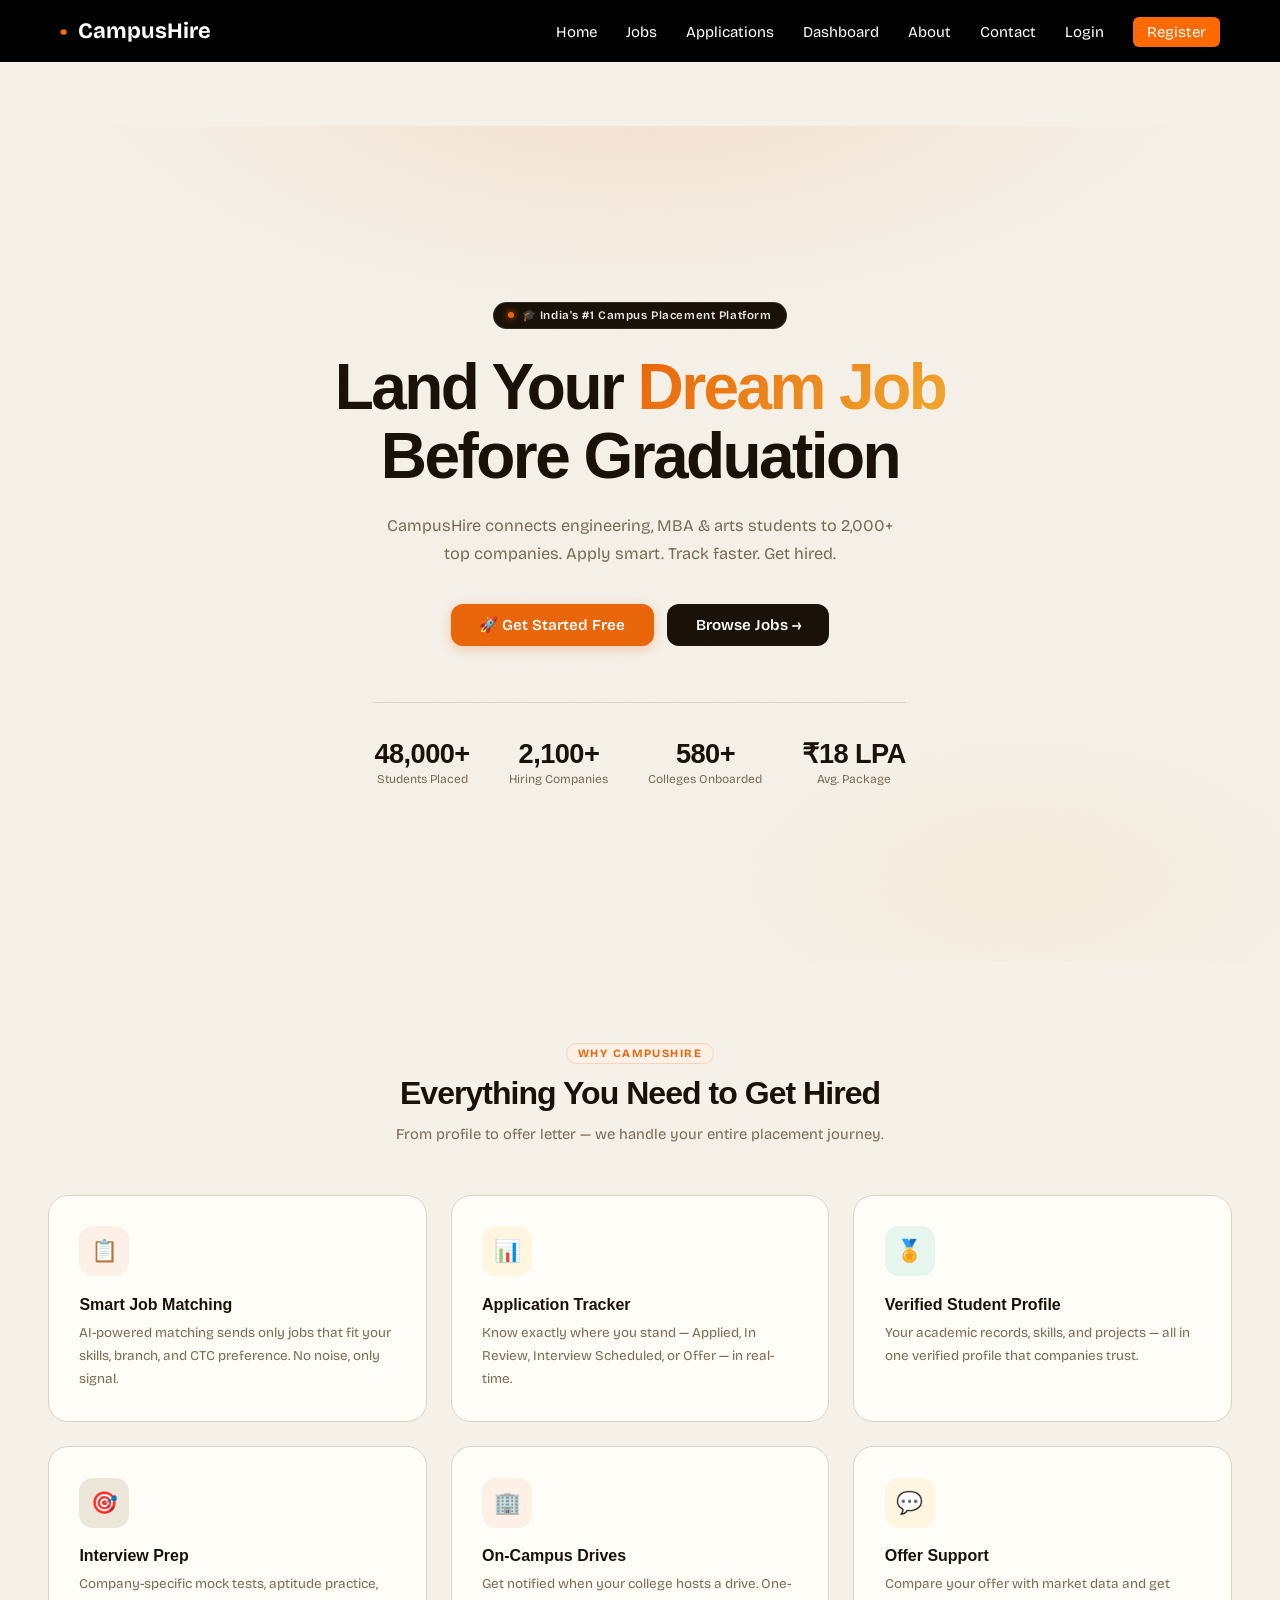
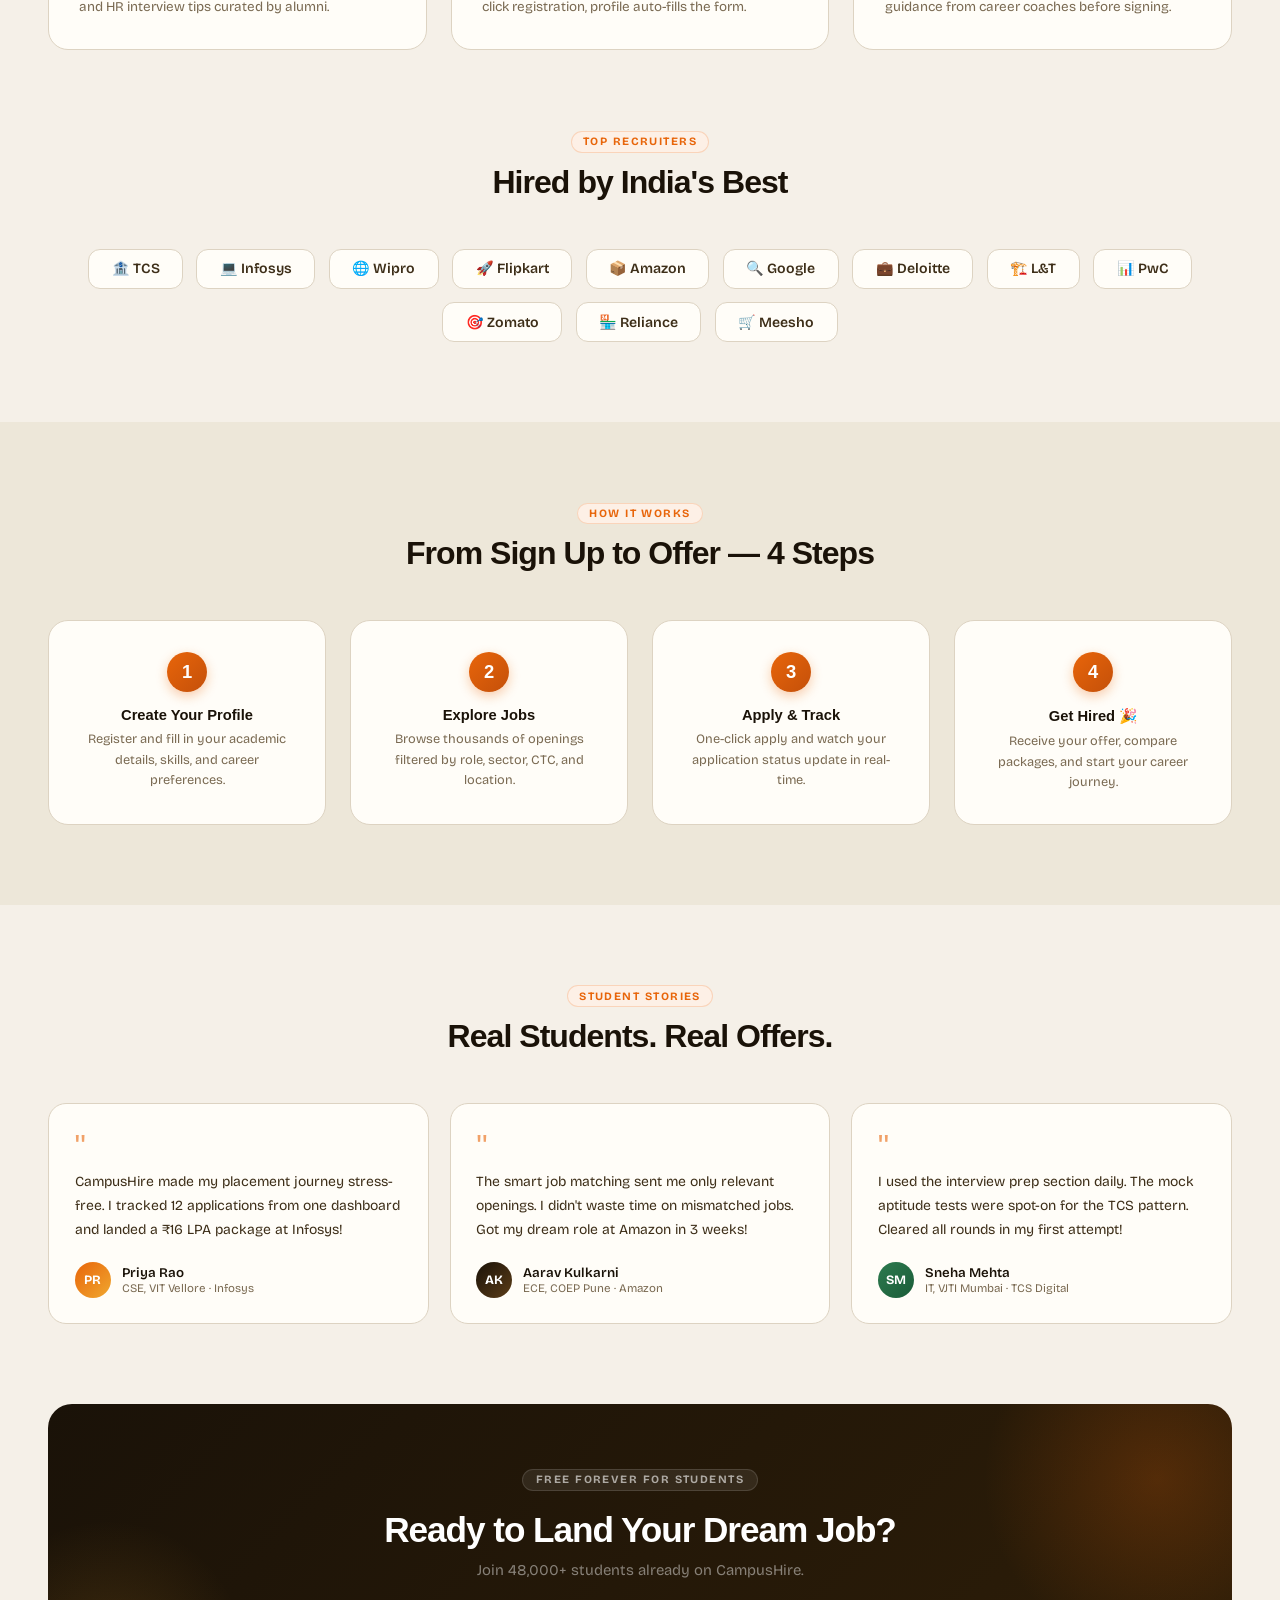
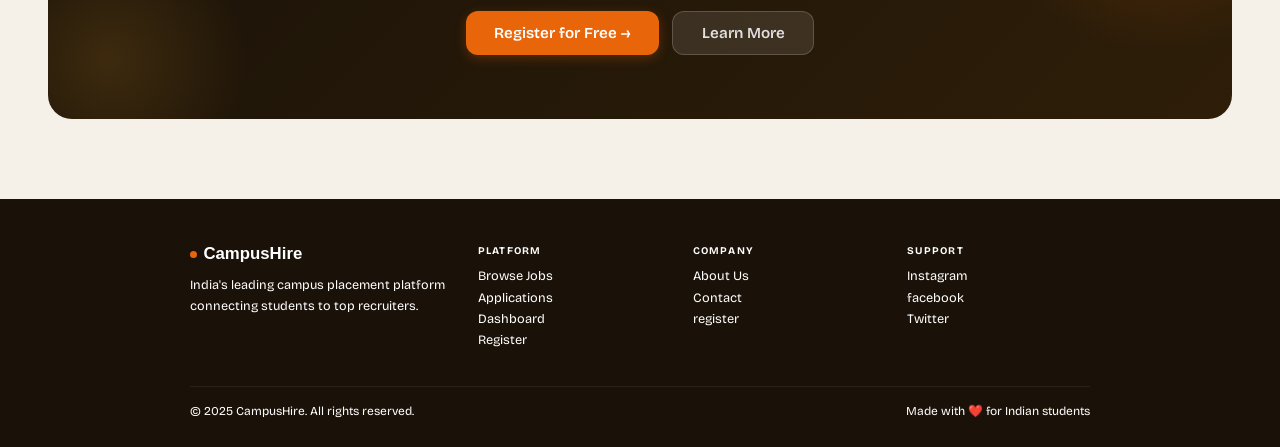
<file: index.html>
<!DOCTYPE html>
<html lang="en">

<head>
  <meta charset="UTF-8" />
  <meta name="viewport" content="width=device-width,initial-scale=1.0" />
  <title>CampusHire Launch Your Career</title>
  <link
    href="https://fonts.googleapis.com/css2?family=Clash+Display:wght@400;500;600;700&family=Bricolage+Grotesque:wght@300;400;500;600;700&display=swap"
    rel="stylesheet" />
  <style>
    /* ══════════════════════════════════════════
   CAMPUSHIRE — HOME PAGE ONLY
   Theme: Orange · Black · Cream
   ══════════════════════════════════════════ */
    *,
    *::before,
    *::after {
      box-sizing: border-box;
      margin: 0;
      padding: 0
    }

    :root {
      /* ── CREAM PALETTE ── */
      --cream: #F5F0E8;
      --cream2: #EDE7D9;
      --cream3: #E2D9C8;
      --white: #FFFDF8;

      /* ── BLACK PALETTE ── */
      --ink: #1A1208;
      --ink2: #3D2E18;
      --muted: #7A6A52;
      --muted2: #B0A08A;

      /* ── ORANGE PALETTE ── */
      --orange: #E8650A;
      --orange-deep: #C4500A;
      --orange-s: #FDF0E6;
      --orange-mid: #F28A3C;
      --amber: #F0A830;
      --amber-s: #FEF6E0;

      /* ── ACCENT ── */
      --green: #2D7A4F;
      --green-s: #E6F5ED;
      --border: #DDD3C2;
      --border2: #C8BB9F;
    }

    html {
      scroll-behavior: smooth
    }

    body {
      font-family: 'Bricolage Grotesque', sans-serif;
      background: var(--cream);
      color: var(--ink);
      min-height: 100vh;
      overflow-x: hidden
    }

    ::-webkit-scrollbar {
      width: 5px
    }

    ::-webkit-scrollbar-track {
      background: var(--cream2)
    }

    ::-webkit-scrollbar-thumb {
      background: var(--orange);
      border-radius: 10px
    }

    /* ── NAVBAR ── */
    /* ── NAVBAR ── */
    .navbar {
      display: flex;
      justify-content: space-between;
      align-items: center;
      padding: 18px 60px;
      background: black;
      color: white;
    }

    .logo {
      font-size: 22px;
      font-weight: bold;
      color: white;
    }

    .dot {
      color: #ff6a00;
      margin-right: 6px;
    }

    /* MENU */

    .menu a {
      text-decoration: none;
      color: white;
      margin-left: 25px;
      font-size: 15px;
      transition: 0.3s;
    }

    .menu a:hover {
      color: #ff6a00;
    }

    /* REGISTER BUTTON */

    .register {
      background: #ff6a00;
      padding: 6px 14px;
      border-radius: 6px;
    }

    /* TABLET */

    @media (max-width:900px) {

      .navbar {
        padding: 15px 30px;
      }

      .menu a {
        margin-left: 15px;
        font-size: 14px;
      }

    }

    /* MOBILE */

    @media (max-width:600px) {

      .navbar {
        flex-direction: column;
        align-items: flex-start;
      }

      .menu {
        margin-top: 10px;
      }

      .menu a {
        display: block;
        margin: 8px 0;
      }

    }


    /* ── BUTTONS ── */
    .btn {
      display: inline-flex;
      align-items: center;
      gap: 0.4rem;
      padding: 0.5rem 1rem;
      border-radius: 10px;
      font-size: 0.83rem;
      font-weight: 600;
      cursor: pointer;
      transition: all 0.2s;
      text-decoration: none;
      border: none;
      font-family: 'Bricolage Grotesque', sans-serif
    }

    .btn-outline {
      background: transparent;
      border: 1.5px solid var(--border2);
      color: var(--ink2)
    }

    .btn-outline:hover {
      border-color: var(--orange);
      color: var(--orange)
    }

    .btn-primary {
      background: var(--orange);
      color: #fff;
      box-shadow: 0 3px 12px rgba(232, 101, 10, 0.28)
    }

    .btn-primary:hover {
      background: var(--orange-deep);
      transform: translateY(-1px);
      box-shadow: 0 8px 20px rgba(232, 101, 10, 0.38)
    }

    .btn-dark {
      background: var(--ink);
      color: #fff
    }

    .btn-dark:hover {
      background: var(--ink2);
      transform: translateY(-1px)
    }

    .btn-lg {
      padding: 0.75rem 1.8rem;
      font-size: 0.95rem;
      border-radius: 12px
    }

    /* ── PAGE WRAP ── */
    .page-wrap {
      padding-top: 64px;
      min-height: 100vh
    }

    /* ── SECTION ── */
    .section {
      padding: 5rem 3rem
    }

    .section-center {
      text-align: center;
      max-width: 640px;
      margin: 0 auto 3rem
    }

    .section-tag {
      font-size: 0.7rem;
      font-weight: 700;
      letter-spacing: 0.13em;
      text-transform: uppercase;
      color: var(--orange);
      background: var(--orange-s);
      padding: 0.2rem 0.7rem;
      border-radius: 100px;
      display: inline-block;
      margin-bottom: 0.7rem;
      border: 1px solid rgba(232, 101, 10, 0.2)
    }

    .section-title {
      font-family: 'Clash Display', sans-serif;
      font-weight: 700;
      font-size: 2rem;
      letter-spacing: -0.03em;
      color: var(--ink);
      margin-bottom: 0.6rem
    }

    .section-sub {
      font-size: 0.92rem;
      color: var(--muted);
      line-height: 1.7
    }

    /* ── ANIMATIONS ── */
    @keyframes fadeUp {
      from {
        opacity: 0;
        transform: translateY(20px)
      }

      to {
        opacity: 1;
        transform: translateY(0)
      }
    }

    @keyframes fadeIn {
      from {
        opacity: 0
      }

      to {
        opacity: 1
      }
    }

    @keyframes float {

      0%,
      100% {
        transform: translateY(0)
      }

      50% {
        transform: translateY(-8px)
      }
    }

    @keyframes shimmer {
      0% {
        background-position: -200% center
      }

      100% {
        background-position: 200% center
      }
    }

    .fade-up {
      animation: fadeUp 0.55s ease both
    }

    /* ══════════════════════
   HERO
   ══════════════════════ */
    .hero {
      min-height: calc(100vh - 64px);
      display: flex;
      flex-direction: column;
      align-items: center;
      justify-content: center;
      text-align: center;
      padding: 3rem 2rem;
      position: relative;
      overflow: hidden;
      background: var(--cream)
    }

    /* warm gradient glow top */
    .hero::before {
      content: '';
      position: absolute;
      inset: 0;
      background:
        radial-gradient(ellipse 70% 50% at 50% -10%, rgba(232, 101, 10, 0.13), transparent 65%),
        radial-gradient(ellipse 40% 30% at 80% 90%, rgba(240, 168, 48, 0.08), transparent 60%);
      pointer-events: none
    }

    /* decorative grain texture */
    .hero::after {
      content: '';
      position: absolute;
      inset: 0;
      background-image: url("data:image/svg+xml,%3Csvg viewBox='0 0 256 256' xmlns='http://www.w3.org/2000/svg'%3E%3Cfilter id='noise'%3E%3CfeTurbulence type='fractalNoise' baseFrequency='0.9' numOctaves='4' stitchTiles='stitch'/%3E%3C/filter%3E%3Crect width='100%25' height='100%25' filter='url(%23noise)' opacity='0.025'/%3E%3C/svg%3E");
      pointer-events: none;
      opacity: 0.6
    }

    .hero-badge {
      display: inline-flex;
      align-items: center;
      gap: 0.45rem;
      background: var(--ink);
      color: rgba(255, 255, 255, 0.9);
      font-size: 0.72rem;
      font-weight: 600;
      letter-spacing: 0.05em;
      padding: 0.35rem 0.9rem;
      border-radius: 100px;
      margin-bottom: 1.5rem;
      animation: fadeUp 0.5s ease both;
      position: relative;
      z-index: 1;
      border: 1px solid rgba(255, 255, 255, 0.1)
    }

    .hero-badge-dot {
      width: 6px;
      height: 6px;
      border-radius: 50%;
      background: var(--orange);
      box-shadow: 0 0 6px var(--orange)
    }

    .hero-h1 {
      font-family: 'Clash Display', sans-serif;
      font-weight: 700;
      font-size: clamp(2.4rem, 5.5vw, 4rem);
      letter-spacing: -0.04em;
      color: var(--ink);
      line-height: 1.08;
      max-width: 820px;
      margin-bottom: 1.3rem;
      animation: fadeUp 0.6s ease 0.1s both;
      position: relative;
      z-index: 1
    }

    .hero-h1 .highlight {
      background: linear-gradient(135deg, var(--orange), var(--amber));
      -webkit-background-clip: text;
      -webkit-text-fill-color: transparent;
      background-clip: text
    }

    .hero-sub {
      font-size: 1.02rem;
      color: var(--muted);
      max-width: 520px;
      line-height: 1.75;
      margin-bottom: 2.2rem;
      animation: fadeUp 0.6s ease 0.2s both;
      position: relative;
      z-index: 1
    }

    .hero-btns {
      display: flex;
      gap: 0.8rem;
      justify-content: center;
      flex-wrap: wrap;
      animation: fadeUp 0.6s ease 0.3s both;
      position: relative;
      z-index: 1
    }

    .hero-stats {
      display: flex;
      gap: 2.5rem;
      margin-top: 3.5rem;
      padding-top: 2.2rem;
      border-top: 1.5px solid var(--border);
      animation: fadeUp 0.6s ease 0.45s both;
      flex-wrap: wrap;
      justify-content: center;
      position: relative;
      z-index: 1
    }

    .hstat-val {
      font-family: 'Clash Display', sans-serif;
      font-weight: 700;
      font-size: 1.7rem;
      color: var(--ink);
      letter-spacing: -0.02em
    }

    .hstat-lbl {
      font-size: 0.75rem;
      color: var(--muted);
      margin-top: 0.12rem
    }

    /* floating deco cards */
    .hero-deco {
      position: absolute;
      pointer-events: none;
      z-index: 0;
      background: var(--white);
      border: 1.5px solid var(--border);
      border-radius: 14px;
      padding: 0.75rem 1rem;
      box-shadow: 0 8px 28px rgba(26, 18, 8, 0.08);
      font-size: 0.78rem;
      font-weight: 600;
      color: var(--ink2);
      white-space: nowrap
    }

    .hero-deco-a {
      top: 22%;
      left: 5%;
      animation: float 5s ease-in-out infinite
    }

    .hero-deco-b {
      top: 30%;
      right: 4%;
      animation: float 5.8s ease-in-out infinite 0.5s
    }

    .hero-deco-c {
      bottom: 22%;
      left: 7%;
      animation: float 4.5s ease-in-out infinite 1s
    }

    /* ══════════════════════
   FEATURES
   ══════════════════════ */
    .feat-grid {
      display: grid;
      grid-template-columns: repeat(3, 1fr);
      gap: 1.5rem
    }

    .feat-card {
      background: var(--white);
      border: 1.5px solid var(--border);
      border-radius: 20px;
      padding: 1.9rem;
      transition: all 0.28s;
      position: relative;
      overflow: hidden
    }

    .feat-card::before {
      content: '';
      position: absolute;
      top: 0;
      left: 0;
      right: 0;
      height: 3px;
      background: linear-gradient(90deg, var(--orange), var(--amber));
      opacity: 0;
      transition: opacity 0.28s
    }

    .feat-card:hover {
      transform: translateY(-5px);
      box-shadow: 0 18px 44px rgba(26, 18, 8, 0.1);
      border-color: var(--orange-mid)
    }

    .feat-card:hover::before {
      opacity: 1
    }

    .feat-icon {
      width: 50px;
      height: 50px;
      border-radius: 14px;
      display: flex;
      align-items: center;
      justify-content: center;
      font-size: 1.35rem;
      margin-bottom: 1.2rem
    }

    .feat-title {
      font-family: 'Clash Display', sans-serif;
      font-weight: 600;
      font-size: 1rem;
      margin-bottom: 0.5rem;
      color: var(--ink)
    }

    .feat-desc {
      font-size: 0.84rem;
      color: var(--muted);
      line-height: 1.72
    }

    /* ══════════════════════
   COMPANIES ROW
   ══════════════════════ */
    .co-row {
      display: flex;
      gap: 0.85rem;
      flex-wrap: wrap;
      justify-content: center;
      margin-top: 2rem
    }

    .co-chip {
      background: var(--white);
      border: 1.5px solid var(--border);
      border-radius: 12px;
      padding: 0.65rem 1.4rem;
      font-size: 0.88rem;
      font-weight: 600;
      color: var(--ink2);
      transition: all 0.22s;
      cursor: default
    }

    .co-chip:hover {
      border-color: var(--orange);
      color: var(--orange);
      transform: translateY(-2px);
      box-shadow: 0 6px 18px rgba(232, 101, 10, 0.12)
    }

    /* ══════════════════════
   STEPS / HOW IT WORKS
   ══════════════════════ */
    .steps-bg {
      background: var(--cream2)
    }

    .steps-row {
      display: grid;
      grid-template-columns: repeat(4, 1fr);
      gap: 1.5rem
    }

    .step-card {
      background: var(--white);
      border: 1.5px solid var(--border);
      border-radius: 20px;
      padding: 1.9rem;
      text-align: center;
      transition: all 0.25s
    }

    .step-card:hover {
      transform: translateY(-4px);
      box-shadow: 0 14px 36px rgba(26, 18, 8, 0.08);
      border-color: var(--orange-mid)
    }

    .step-num {
      width: 40px;
      height: 40px;
      border-radius: 50%;
      background: linear-gradient(135deg, var(--orange), var(--orange-deep));
      color: #fff;
      font-family: 'Clash Display', sans-serif;
      font-weight: 700;
      font-size: 1.15rem;
      display: flex;
      align-items: center;
      justify-content: center;
      margin: 0 auto 0.95rem;
      box-shadow: 0 4px 12px rgba(232, 101, 10, 0.32)
    }

    .step-title {
      font-family: 'Clash Display', sans-serif;
      font-weight: 600;
      font-size: 0.92rem;
      margin-bottom: 0.38rem;
      color: var(--ink)
    }

    .step-desc {
      font-size: 0.8rem;
      color: var(--muted);
      line-height: 1.62
    }

    /* ══════════════════════
   TESTIMONIALS
   ══════════════════════ */
    .testi-grid {
      display: grid;
      grid-template-columns: repeat(3, 1fr);
      gap: 1.3rem
    }

    .testi-card {
      background: var(--white);
      border: 1.5px solid var(--border);
      border-radius: 18px;
      padding: 1.6rem;
      transition: all 0.25s
    }

    .testi-card:hover {
      border-color: var(--orange-mid);
      box-shadow: 0 10px 30px rgba(26, 18, 8, 0.08);
      transform: translateY(-3px)
    }

    .testi-quote {
      font-size: 2rem;
      line-height: 1;
      color: var(--orange);
      margin-bottom: 0.5rem;
      opacity: 0.6;
      font-family: 'Clash Display', sans-serif
    }

    .testi-text {
      font-size: 0.87rem;
      color: var(--ink2);
      line-height: 1.75;
      margin-bottom: 1.2rem
    }

    .testi-meta {
      display: flex;
      align-items: center;
      gap: 0.7rem
    }

    .t-avatar {
      width: 36px;
      height: 36px;
      border-radius: 50%;
      display: flex;
      align-items: center;
      justify-content: center;
      font-weight: 700;
      font-size: 0.8rem;
      color: #fff;
      flex-shrink: 0
    }

    .t-name {
      font-size: 0.83rem;
      font-weight: 600;
      color: var(--ink)
    }

    .t-co {
      font-size: 0.72rem;
      color: var(--muted)
    }

    /* ══════════════════════
   CTA BLOCK
   ══════════════════════ */
    .cta-section {
      padding: 0 3rem 5rem
    }

    .cta-block {
      background: linear-gradient(135deg, var(--ink) 0%, #2E1E08 100%);
      border-radius: 24px;
      padding: 4rem 3rem;
      text-align: center;
      position: relative;
      overflow: hidden
    }

    .cta-block::before {
      content: '';
      position: absolute;
      top: -100px;
      right: -100px;
      width: 350px;
      height: 350px;
      border-radius: 50%;
      background: radial-gradient(circle, rgba(232, 101, 10, 0.22), transparent 70%)
    }

    .cta-block::after {
      content: '';
      position: absolute;
      bottom: -80px;
      left: -80px;
      width: 280px;
      height: 280px;
      border-radius: 50%;
      background: radial-gradient(circle, rgba(240, 168, 48, 0.15), transparent 70%)
    }

    .cta-tag {
      display: inline-block;
      font-size: 0.7rem;
      font-weight: 700;
      letter-spacing: 0.13em;
      text-transform: uppercase;
      color: rgba(255, 255, 255, 0.6);
      background: rgba(255, 255, 255, 0.08);
      border: 1px solid rgba(255, 255, 255, 0.12);
      padding: 0.22rem 0.8rem;
      border-radius: 100px;
      margin-bottom: 1.2rem;
      position: relative;
      z-index: 1
    }

    .cta-title {
      font-family: 'Clash Display', sans-serif;
      font-weight: 700;
      font-size: 2.2rem;
      color: #fff;
      letter-spacing: -0.03em;
      margin-bottom: 0.7rem;
      position: relative;
      z-index: 1
    }

    .cta-sub {
      font-size: 0.93rem;
      color: rgba(255, 255, 255, 0.45);
      margin-bottom: 2rem;
      position: relative;
      z-index: 1
    }

    .cta-btns {
      display: flex;
      gap: 0.8rem;
      justify-content: center;
      flex-wrap: wrap;
      position: relative;
      z-index: 1
    }

    /* ══════════════════════
   FOOTER
 
* FOOTER CSS */
    :root {
      --ink: #1A1208;
      --orange: #E8650A;
      --border: #DDD3C2;
    }

    .footer {
      background: var(--ink);
      color: white;
      padding: 2.8rem 2rem 1.8rem;
      font-family: 'Bricolage Grotesque', sans-serif;
      font-size: large;
    }

    .footer-inner {
      display: grid;
      grid-template-columns: 1.4fr 1fr 1fr 1fr;
      gap: 2rem;
      max-width: 900px;
      margin: 0 auto 2rem
    }

    .footer-brand {
      font-family: 'Clash Display', sans-serif;
      font-weight: 700;
      font-size: 1.05rem;
      color: #fff;
      display: flex;
      align-items: center;
      gap: 0.4rem;
      margin-bottom: 0.6rem
    }

    .footer-brand-dot {
      width: 7px;
      height: 7px;
      border-radius: 50%;
      background: var(--orange)
    }

    .footer-desc {
      font-size: 0.79rem;
      line-height: 1.7;
      color: white;
    }

    .footer-col-title {
      font-size: 0.64rem;
      font-weight: 700;
      letter-spacing: 0.12em;
      text-transform: uppercase;
      color: white;
      margin-bottom: 0.7rem
    }

    .footer-col a {
      display: block;
      font-size: 0.8rem;
      color: white;
      margin-bottom: 0.4rem;
      transition: color 0.18s;
      text-decoration: none;
      cursor: pointer
    }

    .footer-col a:hover {
      color: var(--orange)
    }

    .footer-bottom {
      max-width: 900px;
      margin: 0 auto;
      border-top: 1px solid rgba(255, 255, 255, 0.07);
      padding-top: 1.1rem;
      display: flex;
      justify-content: space-between;
      font-size: 0.75rem;
      flex-wrap: wrap;
      gap: 0.4rem
    }

    @media(max-width:700px) {
      .footer-inner {
        grid-template-columns: 1fr 1fr
      }
    }

    @media(max-width:450px) {
      .footer-inner {
        grid-template-columns: 1fr
      }
    }

    /* ══════════════════════
   TOAST
   ══════════════════════ */
    .toast-box {
      position: fixed;
      bottom: 1.5rem;
      right: 1.5rem;
      z-index: 9999;
      display: flex;
      flex-direction: column;
      gap: 0.5rem
    }

    .toast {
      background: var(--ink);
      color: #fff;
      padding: 0.75rem 1.1rem;
      border-radius: 10px;
      font-size: 0.83rem;
      font-weight: 500;
      box-shadow: 0 10px 28px rgba(0, 0, 0, 0.25);
      animation: fadeUp 0.3s ease;
      display: flex;
      align-items: center;
      gap: 0.5rem;
      min-width: 220px;
      border-left: 3px solid var(--orange)
    }

    /* ══════════════════════
   RESPONSIVE
   ══════════════════════ */
    @media(max-width:960px) {
      .feat-grid {
        grid-template-columns: 1fr 1fr
      }

      .steps-row {
        grid-template-columns: 1fr 1fr
      }

      .testi-grid {
        grid-template-columns: 1fr 1fr
      }

      .footer-inner {
        grid-template-columns: 1fr 1fr
      }

      .hero-deco {
        display: none
      }

      .section {
        padding: 3.5rem 1.8rem
      }

      .cta-section {
        padding: 0 1.8rem 3.5rem
      }
    }

    @media(max-width:600px) {

      .feat-grid,
      .steps-row,
      .testi-grid {
        grid-template-columns: 1fr
      }

      .footer-inner {
        grid-template-columns: 1fr
      }

      .navbar {
        padding: 0 1.2rem
      }

      .nav-links {
        display: none
      }

      .hero-stats {
        gap: 1.5rem
      }
    }
  </style>
</head>

<body>

  <!-- ── NAVBAR ── -->
  <header class="navbar">
    <div class="logo">
      <span class="dot">•</span> CampusHire
    </div>
    <nav class="menu">
      <a href="./index.html">Home</a>
      <a href="./pages/job-listing.html">Jobs</a>
      <a href="./pages/Application-status.html">Applications</a>
      <a href="./pages/student-dashboard.html">Dashboard</a>
      <a href="./pages/about.html">About</a>
      <a href="./pages/contact.html">Contact</a>
      <a href="./pages/login.html">Login</a>
      <a href="./pages/student-registration.html" class="register">Register</a>
    </nav>
  </header>
  <!-- ══════════════════════════════════════════
     HERO
══════════════════════════════════════════ -->
  <div class="page-wrap">

    <!-- Floating deco cards -->
    <div class="hero-deco hero-deco-a">🎉 ₹28 LPA offer · Google SDE</div>
    <div class="hero-deco hero-deco-b">✅ Placed at Amazon · CSE 2025</div>
    <div class="hero-deco hero-deco-c">🚀 580+ colleges onboard</div>

    <section class="hero">
      <div class="hero-badge">
        <span class="hero-badge-dot"></span>
        🎓 India's #1 Campus Placement Platform
      </div>
      <h1 class="hero-h1">Land Your <span class="highlight">Dream Job</span><br />Before Graduation</h1>
      <p class="hero-sub">CampusHire connects engineering, MBA &amp; arts students to 2,000+ top companies. Apply smart.
        Track faster. Get hired.</p>
      <div class="hero-btns">
        <button class="btn btn-primary btn-lg">🚀 Get Started Free</button>
        <button class="btn btn-dark btn-lg">Browse Jobs →</button>
      </div>
      <div class="hero-stats">
        <div>
          <div class="hstat-val">48,000+</div>
          <div class="hstat-lbl">Students Placed</div>
        </div>
        <div>
          <div class="hstat-val">2,100+</div>
          <div class="hstat-lbl">Hiring Companies</div>
        </div>
        <div>
          <div class="hstat-val">580+</div>
          <div class="hstat-lbl">Colleges Onboarded</div>
        </div>
        <div>
          <div class="hstat-val">₹18 LPA</div>
          <div class="hstat-lbl">Avg. Package</div>
        </div>
      </div>
    </section>

    <!-- ══════════════════════════════════════════
       FEATURES
  ══════════════════════════════════════════ -->
    <section class="section">
      <div class="section-center">
        <div class="section-tag">Why CampusHire</div>
        <h2 class="section-title">Everything You Need to Get Hired</h2>
        <p class="section-sub">From profile to offer letter — we handle your entire placement journey.</p>
      </div>
      <div class="feat-grid">
        <div class="feat-card">
          <div class="feat-icon" style="background:var(--orange-s)">📋</div>
          <div class="feat-title">Smart Job Matching</div>
          <p class="feat-desc">AI-powered matching sends only jobs that fit your skills, branch, and CTC preference. No
            noise, only signal.</p>
        </div>
        <div class="feat-card">
          <div class="feat-icon" style="background:var(--amber-s)">📊</div>
          <div class="feat-title">Application Tracker</div>
          <p class="feat-desc">Know exactly where you stand — Applied, In Review, Interview Scheduled, or Offer — in
            real-time.</p>
        </div>
        <div class="feat-card">
          <div class="feat-icon" style="background:var(--green-s)">🏅</div>
          <div class="feat-title">Verified Student Profile</div>
          <p class="feat-desc">Your academic records, skills, and projects — all in one verified profile that companies
            trust.</p>
        </div>
        <div class="feat-card">
          <div class="feat-icon" style="background:var(--cream2)">🎯</div>
          <div class="feat-title">Interview Prep</div>
          <p class="feat-desc">Company-specific mock tests, aptitude practice, and HR interview tips curated by alumni.
          </p>
        </div>
        <div class="feat-card">
          <div class="feat-icon" style="background:var(--orange-s)">🏢</div>
          <div class="feat-title">On-Campus Drives</div>
          <p class="feat-desc">Get notified when your college hosts a drive. One-click registration, profile auto-fills
            the form.</p>
        </div>
        <div class="feat-card">
          <div class="feat-icon" style="background:var(--amber-s)">💬</div>
          <div class="feat-title">Offer Support</div>
          <p class="feat-desc">Compare your offer with market data and get guidance from career coaches before signing.
          </p>
        </div>
      </div>
    </section>

    <!-- ══════════════════════════════════════════
       TOP RECRUITERS
  ══════════════════════════════════════════ -->
    <section class="section" style="padding-top:0">
      <div class="section-center">
        <div class="section-tag">Top Recruiters</div>
        <h2 class="section-title">Hired by India's Best</h2>
      </div>
      <div class="co-row">
        <div class="co-chip">🏦 TCS</div>
        <div class="co-chip">💻 Infosys</div>
        <div class="co-chip">🌐 Wipro</div>
        <div class="co-chip">🚀 Flipkart</div>
        <div class="co-chip">📦 Amazon</div>
        <div class="co-chip">🔍 Google</div>
        <div class="co-chip">💼 Deloitte</div>
        <div class="co-chip">🏗️ L&amp;T</div>
        <div class="co-chip">📊 PwC</div>
        <div class="co-chip">🎯 Zomato</div>
        <div class="co-chip">🏪 Reliance</div>
        <div class="co-chip">🛒 Meesho</div>
      </div>
    </section>

    <!-- ══════════════════════════════════════════
       HOW IT WORKS
  ══════════════════════════════════════════ -->
    <section class="section steps-bg">
      <div class="section-center">
        <div class="section-tag">How It Works</div>
        <h2 class="section-title">From Sign Up to Offer — 4 Steps</h2>
      </div>
      <div class="steps-row">
        <div class="step-card">
          <div class="step-num">1</div>
          <div class="step-title">Create Your Profile</div>
          <p class="step-desc">Register and fill in your academic details, skills, and career preferences.</p>
        </div>
        <div class="step-card">
          <div class="step-num">2</div>
          <div class="step-title">Explore Jobs</div>
          <p class="step-desc">Browse thousands of openings filtered by role, sector, CTC, and location.</p>
        </div>
        <div class="step-card">
          <div class="step-num">3</div>
          <div class="step-title">Apply &amp; Track</div>
          <p class="step-desc">One-click apply and watch your application status update in real-time.</p>
        </div>
        <div class="step-card">
          <div class="step-num">4</div>
          <div class="step-title">Get Hired 🎉</div>
          <p class="step-desc">Receive your offer, compare packages, and start your career journey.</p>
        </div>
      </div>
    </section>

    <!-- ══════════════════════════════════════════
       TESTIMONIALS
  ══════════════════════════════════════════ -->
    <section class="section">
      <div class="section-center">
        <div class="section-tag">Student Stories</div>
        <h2 class="section-title">Real Students. Real Offers.</h2>
      </div>
      <div class="testi-grid">
        <div class="testi-card">
          <div class="testi-quote">"</div>
          <p class="testi-text">CampusHire made my placement journey stress-free. I tracked 12 applications from one
            dashboard and landed a ₹16 LPA package at Infosys!</p>
          <div class="testi-meta">
            <div class="t-avatar" style="background:linear-gradient(135deg,var(--orange),var(--amber))">PR</div>
            <div>
              <div class="t-name">Priya Rao</div>
              <div class="t-co">CSE, VIT Vellore · Infosys</div>
            </div>
          </div>
        </div>
        <div class="testi-card">
          <div class="testi-quote">"</div>
          <p class="testi-text">The smart job matching sent me only relevant openings. I didn't waste time on mismatched
            jobs. Got my dream role at Amazon in 3 weeks!</p>
          <div class="testi-meta">
            <div class="t-avatar" style="background:linear-gradient(135deg,var(--ink),#5C3D18)">AK</div>
            <div>
              <div class="t-name">Aarav Kulkarni</div>
              <div class="t-co">ECE, COEP Pune · Amazon</div>
            </div>
          </div>
        </div>
        <div class="testi-card">
          <div class="testi-quote">"</div>
          <p class="testi-text">I used the interview prep section daily. The mock aptitude tests were spot-on for the
            TCS pattern. Cleared all rounds in my first attempt!</p>
          <div class="testi-meta">
            <div class="t-avatar" style="background:linear-gradient(135deg,var(--green),#1A5C38)">SM</div>
            <div>
              <div class="t-name">Sneha Mehta</div>
              <div class="t-co">IT, VJTI Mumbai · TCS Digital</div>
            </div>
          </div>
        </div>
      </div>
    </section>

    <!-- ══════════════════════════════════════════
       CTA
  ══════════════════════════════════════════ -->
    <div class="cta-section">
      <div class="cta-block">
        <div class="cta-tag">Free Forever for Students</div>
        <h2 class="cta-title">Ready to Land Your Dream Job?</h2>
        <p class="cta-sub">Join 48,000+ students already on CampusHire.</p>
        <div class="cta-btns">
          <button class="btn btn-primary btn-lg">Register for Free →</button>
          <button class="btn btn-lg"
            style="background:rgba(255,255,255,0.1);color:rgba(255,255,255,0.85);border:1.5px solid rgba(255,255,255,0.18)">Learn
            More</button>
        </div>
      </div>
    </div>

    <!-- ══════════════════════════════════════════
       FOOTER
  ══════════════════════════════════════════ -->
    <footer class="footer">
      <div class="footer-inner">
        <div>
          <div class="footer-brand">
            <span class="footer-brand-dot"></span>CampusHire
          </div>
          <p class="footer-desc">India's leading campus placement platform connecting students to top recruiters.</p>
        </div>
        <div class="footer-col">
          <div class="footer-col-title">Platform</div>
          <a href="./pages/job-listing.html">Browse Jobs</a>
          <a href="./pages/Application-status.html">Applications</a>
          <a href="./pages/student-dashboard.html">Dashboard</a>
          <a href="./pages/student-registration.html">Register</a>
        </div>
        <div class="footer-col">
          <div class="footer-col-title">Company</div>
          <a href="./pages/about.html">About Us</a>
          <a href="./pages/contact.html">Contact</a>
          <a href="./pages/student-registration.html">register</a>
        </div>
        <div class="footer-col">
          <div class="footer-col-title">Support</div>
          <a href="https://www.instagram.com/?hl=en">Instagram</a>
          <a href="https://www.facebook.com/">facebook</a>
          <a href="https://x.com/">Twitter</a>
        </div>
      </div>
      <div class="footer-bottom">
        <span>© 2025 CampusHire. All rights reserved.</span>
        <span>Made with ❤️ for Indian students</span>
      </div>
    </footer>
  </div>

  <!-- TOAST BOX -->
  <div class="toast-box" id="toastBox"></div>

  <script>
    function showToast(msg) {
      const box = document.getElementById('toastBox');
      const t = document.createElement('div');
      t.className = 'toast'; t.textContent = msg;
      box.appendChild(t);
      setTimeout(() => t.remove(), 3200);
    }

    // Hover active state on nav
    document.querySelectorAll('.nav-links a').forEach(a => {
      a.addEventListener('click', function () {
        document.querySelectorAll('.nav-links a').forEach(x => x.classList.remove('active'));
        this.classList.add('active');
      });
    });
  </script>
</body>
</html>
</file>
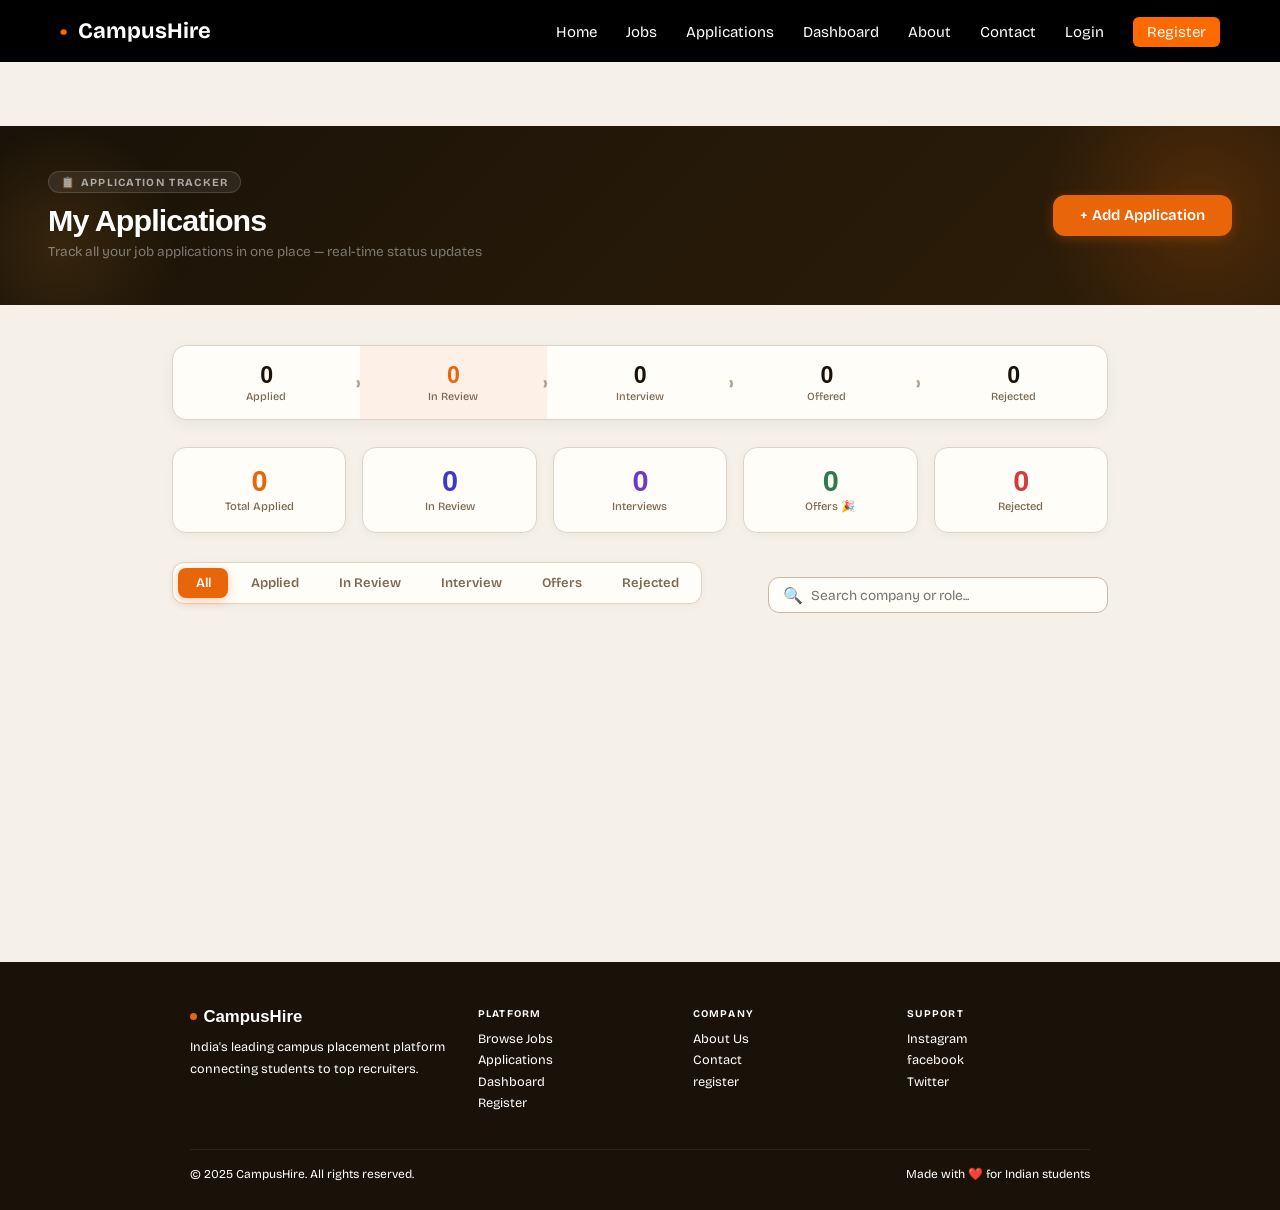
<file: pages/Application-status.html>
<!DOCTYPE html>
<html lang="en">
<head>
<meta charset="UTF-8"/>
<meta name="viewport" content="width=device-width,initial-scale=1.0"/>
<title>CampusHire – My Applications</title>
    <link href="https://fonts.googleapis.com/css2?family=Clash+Display:wght@400;500;600;700&family=Bricolage+Grotesque:wght@300;400;500;600;700&display=swap" rel="stylesheet"/>
<link rel="stylesheet" href="../css/application-status.css "/>
</head>
<body>
<header class="navbar">
<div class="logo">
<span class="dot">•</span> CampusHire
</div>
<nav class="menu">
<a href="../index.html">Home</a>
<a href="../pages/job-listing.html">Jobs</a>
<a href="../pages/Application-status.html">Applications</a>
<a href="../pages/student-dashboard.html">Dashboard</a>
<a href="../pages/about.html">About</a>
<a href="../pages/contact.html">Contact</a>
<a href="../pages/login.html">Login</a>
<a href="../pages/student-registration.html" class="register">Register</a>
</nav>
</header>
<div class="page-wrap">
  <!-- ══════ HERO BANNER ══════ -->
  <div class="status-hero">
    <div class="status-hero-inner">
      <div>
        <div class="hero-tag-pill">📋 Application Tracker</div>
        <h1>My Applications</h1>
        <p>Track all your job applications in one place — real-time status updates</p>
      </div>
      <button class="btn btn-primary btn-lg" onclick="openAddModal()">+ Add Application</button>
    </div>
  </div>
  <!-- ══════ MAIN CONTENT ══════ -->
  <div class="status-wrap">
    <!-- Pipeline Funnel -->
    <div class="pipeline-row">
      <div class="pipe-stage">
        <div class="pipe-count" id="pc-applied">0</div>
        <div class="pipe-lbl">Applied</div>
      </div>
      <div class="pipe-stage hi">
        <div class="pipe-count" id="pc-review">0</div>
        <div class="pipe-lbl">In Review</div>
      </div>
      <div class="pipe-stage">
        <div class="pipe-count" id="pc-interview">0</div>
        <div class="pipe-lbl">Interview</div>
      </div>
      <div class="pipe-stage">
        <div class="pipe-count" id="pc-offer">0</div>
        <div class="pipe-lbl">Offered</div>
      </div>
      <div class="pipe-stage">
        <div class="pipe-count" id="pc-rejected">0</div>
        <div class="pipe-lbl">Rejected</div>
      </div>
    </div>
    <!-- Stat Cards -->
    <div class="stat5-row">
      <div class="s5" style="animation-delay:0s">
        <div class="s5-val" id="st-total" style="color:var(--orange)">0</div>
        <div class="s5-lbl">Total Applied</div>
      </div>
      <div class="s5" style="animation-delay:0.07s">
        <div class="s5-val" id="st-review" style="color:#4338CA">0</div>
        <div class="s5-lbl">In Review</div>
      </div>
      <div class="s5" style="animation-delay:0.13s">
        <div class="s5-val" id="st-interview" style="color:var(--violet)">0</div>
        <div class="s5-lbl">Interviews</div>
      </div>
      <div class="s5" style="animation-delay:0.19s">
        <div class="s5-val" id="st-offer" style="color:var(--green)">0</div>
        <div class="s5-lbl">Offers 🎉</div>
      </div>
      <div class="s5" style="animation-delay:0.25s">
        <div class="s5-val" id="st-rejected" style="color:var(--coral)">0</div>
        <div class="s5-lbl">Rejected</div>
      </div>
    </div>
    <!-- Toolbar: Search + Tabs -->
    <div class="toolbar">
      <div class="status-tabs">
        <div class="stab active" onclick="filterTab('all',this)">All</div>
        <div class="stab" onclick="filterTab('Applied',this)">Applied</div>
        <div class="stab" onclick="filterTab('In Review',this)">In Review</div>
        <div class="stab" onclick="filterTab('Interview',this)">Interview</div>
        <div class="stab" onclick="filterTab('Offered',this)">Offers</div>
        <div class="stab" onclick="filterTab('Rejected',this)">Rejected</div>
      </div>
      <div class="search-bar">
        <span>🔍</span>
        <input type="text" placeholder="Search company or role..." id="appSearch" oninput="renderStatusApps()"/>
      </div>
    </div>
    <!-- Applications List -->
    <div id="statusAppsList"></div>
  </div><!-- /.status-wrap -->
</div><!-- /.page-wrap -->
<!-- ══════ ADD APPLICATION MODAL ══════ -->
<div class="modal-overlay hidden" id="modalOverlay" onclick="if(event.target===this)closeAddModal()">
  <div class="modal">
    <div class="modal-head">
      <div class="modal-title">➕ Add Application</div>
      <button class="modal-close" onclick="closeAddModal()">✕</button>
    </div>
    <div class="form-row">
      <div class="form-group">
        <label class="form-label">Job Title *</label>
        <input type="text" id="addTitle" class="form-input" placeholder="e.g. Software Engineer"/>
      </div>
      <div class="form-group">
        <label class="form-label">Company *</label>
        <input type="text" id="addCo" class="form-input" placeholder="e.g. Google"/>
      </div>
    </div>
    <div class="form-row">
      <div class="form-group">
        <label class="form-label">CTC / Stipend</label>
        <input type="text" id="addCtc" class="form-input" placeholder="e.g. ₹24 LPA"/>
      </div>
      <div class="form-group">
        <label class="form-label">Status</label>
        <select id="addStatus" class="form-input">
          <option>Applied</option>
          <option>In Review</option>
          <option>Interview</option>
          <option>Offered</option>
          <option>Rejected</option>
        </select>
      </div>
    </div>
    <div class="form-group">
      <label class="form-label">Company Emoji / Icon</label>
      <input type="text" id="addIcon" class="form-input" placeholder="e.g. 🔍 💼 📦 (leave blank for default)"/>
    </div>
    <div id="addErr" style="background:var(--coral-s);color:var(--coral);border-radius:8px;padding:0.6rem 0.9rem;font-size:0.82rem;margin-bottom:0.9rem;display:none"></div>
    <div style="display:flex;gap:0.7rem;justify-content:flex-end">
      <button class="btn btn-outline" onclick="closeAddModal()">Cancel</button>
      <button class="btn btn-primary" onclick="addApplication()">Save Application</button>
    </div>
  </div>
</div>
<!-- TOAST BOX -->
<div class="toast-box" id="toastBox"></div>
<script src="../js/application-status.js "></script>
  <!-- ══════ FOOTER ══════ -->
  <footer class="footer">
  <div class="footer-inner">
    <div>
      <div class="footer-brand">
        <span class="footer-brand-dot"></span>CampusHire
      </div>
      <p class="footer-desc">India's leading campus placement platform connecting students to top recruiters.</p>
    </div>
    <div class="footer-col">
      <div class="footer-col-title">Platform</div>
      <a href="../pages/job-listing.html">Browse Jobs</a>
      <a href="../pages/Application-status.html">Applications</a>
      <a href="../pages/student-dashboard.html">Dashboard</a>
      <a href="../pages/student-registration.html">Register</a>
    </div>
    <div class="footer-col">
      <div class="footer-col-title">Company</div>
      <a href="../pages/about.html">About Us</a>
      <a href="../pages/contact.html">Contact</a>
      <a href="../pages/student-registration.html">register</a>
    </div>
    <div class="footer-col">
      <div class="footer-col-title">Support</div>
      <a href="https://www.instagram.com/?hl=en">Instagram</a>
      <a href="https://www.facebook.com/">facebook</a>
      <a href="https://x.com/">Twitter</a>
    </div>
  </div>
  <div class="footer-bottom">
    <span>© 2025 CampusHire. All rights reserved.</span>
    <span>Made with ❤️ for Indian students</span>
  </div>
</footer>
</body>
</html>
</file>
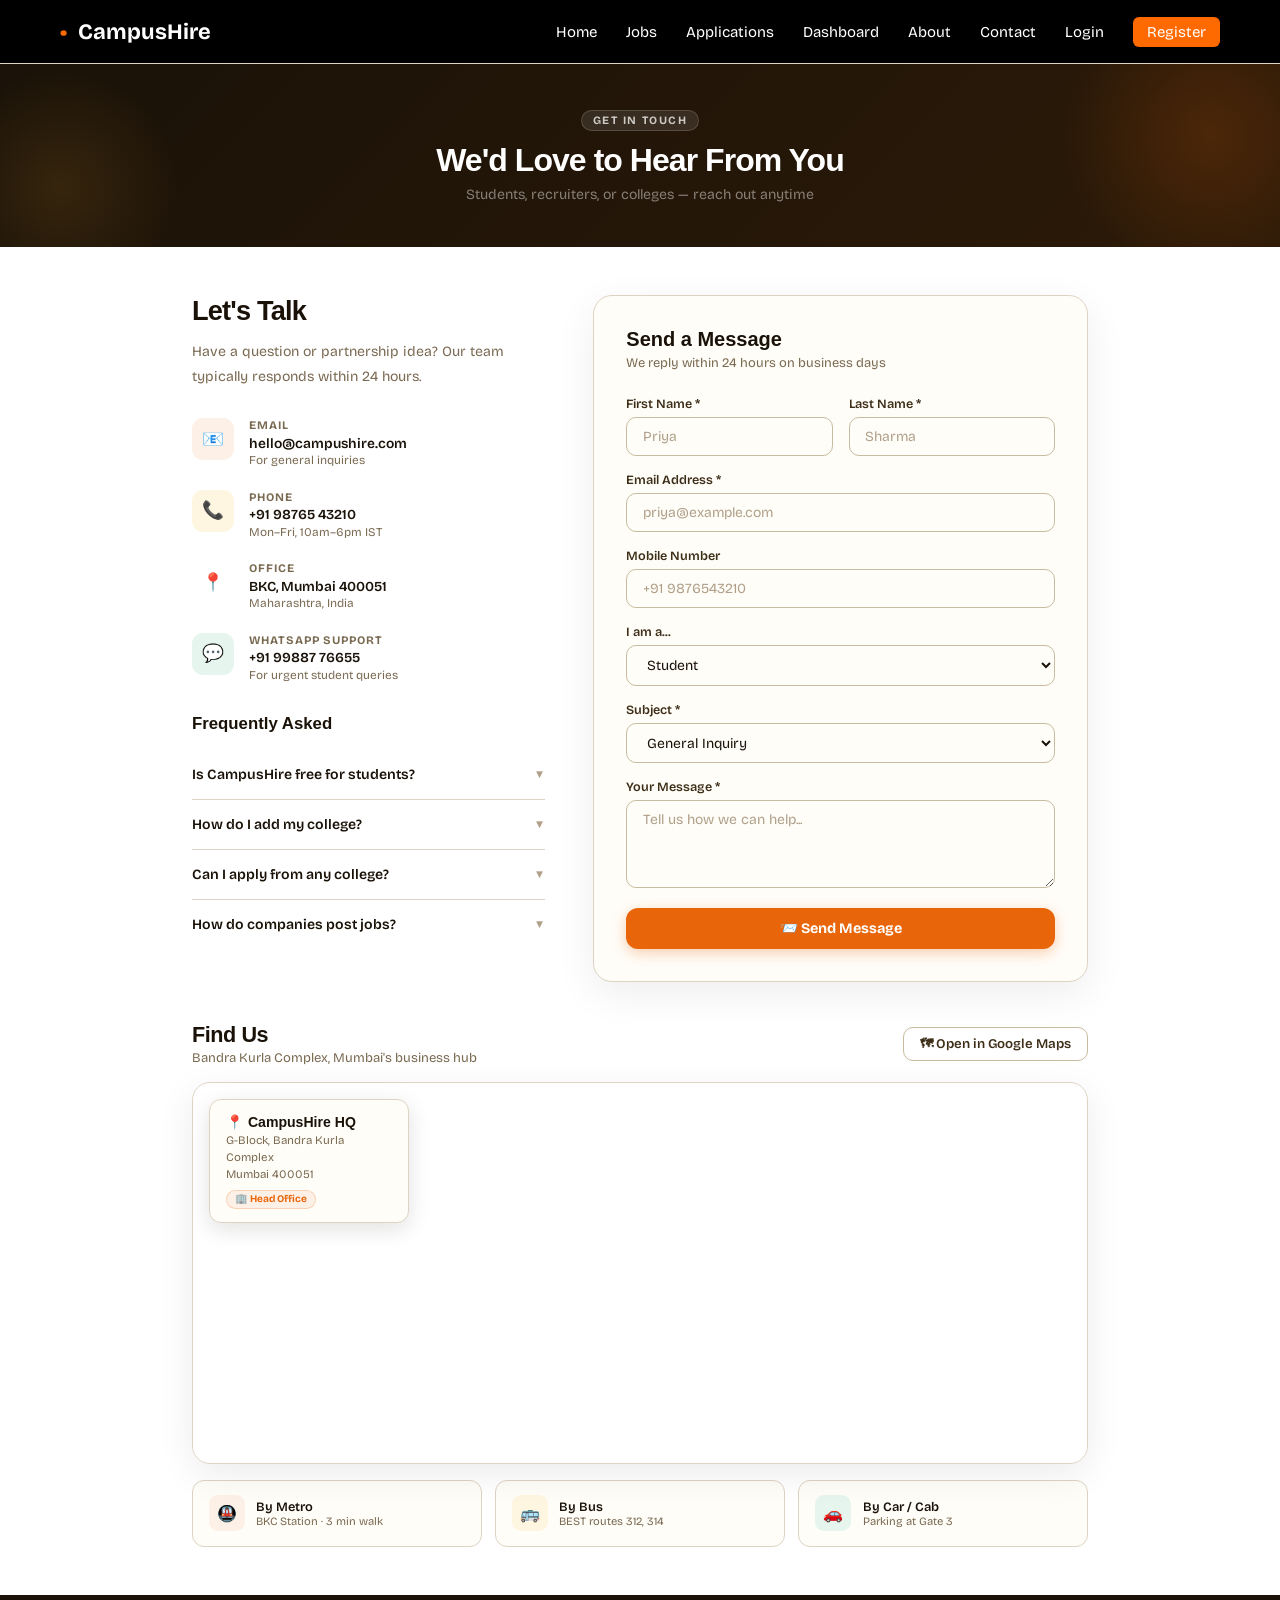
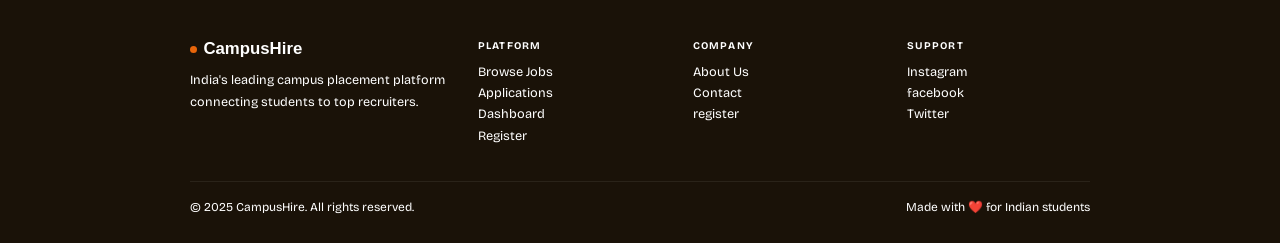
<file: pages/contact.html>
<!DOCTYPE html>
<html lang="en">
<head>
<meta charset="UTF-8"/>
<meta name="viewport" content="width=device-width,initial-scale=1.0"/>
<title>CampusHire – Contact Us</title>

<link rel="stylesheet" href="../css/contact.css"/>
<script src="../js/contact.js"></script>
  <link href="https://fonts.googleapis.com/css2?family=Clash+Display:wght@400;500;600;700&family=Bricolage+Grotesque:wght@300;400;500;600;700&display=swap" rel="stylesheet"/>
</head>
<body>
<header class="navbar">
<div class="logo">
<span class="dot">•</span> CampusHire
</div>
<nav class="menu">
<a href="../index.html">Home</a>
<a href="../pages/job-listing.html">Jobs</a>
<a href="../pages/Application-status.html">Applications</a>
<a href="../pages/student-dashboard.html">Dashboard</a>
<a href="../pages/about.html">About</a>
<a href="../pages/contact.html">Contact</a>
<a href="../pages/login.html">Login</a>
<a href="../pages/student-registration.html" class="register">Register</a>
</nav>
</header>
<div class="page-wrap">
  <div class="contact-hero-banner">
    <div class="section-tag">Get in Touch</div>
    <h1>We'd Love to Hear From You</h1>
    <p>Students, recruiters, or colleges — reach out anytime</p>
  </div>
  <!-- CONTACT LAYOUT (original 2-col) -->
  <div class="contact-layout">
    <!-- LEFT: Info + FAQ -->
    <div>
      <h2 style="font-family:'Clash Display',sans-serif;font-weight:700;font-size:1.7rem;letter-spacing:-0.03em;margin-bottom:0.7rem;color:var(--ink)">Let's Talk</h2>
      <p style="font-size:0.88rem;color:var(--muted);line-height:1.8;margin-bottom:1.8rem">Have a question or partnership idea? Our team typically responds within 24 hours.</p>
      <!-- Contact Info Items -->
      <div class="ci-item">
        <div class="ci-icon" style="background:var(--orange-s)">📧</div>
        <div>
          <div class="ci-label">Email</div>
          <div class="ci-val">hello@campushire.com</div>
          <div class="ci-sub">For general inquiries</div>
        </div>
      </div>
      <div class="ci-item">
        <div class="ci-icon" style="background:var(--amber-s)">📞</div>
        <div>
          <div class="ci-label">Phone</div>
          <div class="ci-val">+91 98765 43210</div>
          <div class="ci-sub">Mon–Fri, 10am–6pm IST</div>
        </div>
      </div>
      <div class="ci-item">
        <div class="ci-icon" style="background:var(--bg2)">📍</div>
        <div>
          <div class="ci-label">Office</div>
          <div class="ci-val">BKC, Mumbai 400051</div>
          <div class="ci-sub">Maharashtra, India</div>
        </div>
      </div>
      <div class="ci-item">
        <div class="ci-icon" style="background:var(--green-s)">💬</div>
        <div>
          <div class="ci-label">WhatsApp Support</div>
          <div class="ci-val">+91 99887 76655</div>
          <div class="ci-sub">For urgent student queries</div>
        </div>
      </div>
      <!-- FAQ -->
      <h3 style="font-family:'Clash Display',sans-serif;font-weight:600;font-size:1.05rem;margin:2rem 0 1rem;color:var(--ink)">Frequently Asked</h3>
      <div class="faq-item" onclick="this.classList.toggle('open')">
        <div class="faq-q">Is CampusHire free for students? <span class="faq-chevron">▼</span></div>
        <div class="faq-a">Yes! CampusHire is 100% free for all students. We charge hiring companies, not you.</div>
      </div>
      <div class="faq-item" onclick="this.classList.toggle('open')">
        <div class="faq-q">How do I add my college? <span class="faq-chevron">▼</span></div>
        <div class="faq-a">Fill this form and select "College Partnership" as the subject. We'll reply within 2 business days.</div>
      </div>
      <div class="faq-item" onclick="this.classList.toggle('open')">
        <div class="faq-q">Can I apply from any college? <span class="faq-chevron">▼</span></div>
        <div class="faq-a">Absolutely. CampusHire is open to students from any college across India. No exclusions.</div>
      </div>
      <div class="faq-item" onclick="this.classList.toggle('open')">
        <div class="faq-q">How do companies post jobs? <span class="faq-chevron">▼</span></div>
        <div class="faq-a">Companies sign up as recruiters and post directly. All listings are verified before going live.</div>
      </div>
    </div>
    <!-- RIGHT: Contact Form Card -->
    <div class="contact-card">
      <!-- Form view -->
      <div id="formView">
        <div class="contact-card-title">Send a Message</div>
        <p class="contact-card-sub">We reply within 24 hours on business days</p>
        <div class="form-row">
          <div class="form-group">
            <label class="form-label">First Name *</label>
            <input type="text" id="cFN" class="form-input" placeholder="Priya"/>
          </div>
          <div class="form-group">
            <label class="form-label">Last Name *</label>
            <input type="text" id="cLN" class="form-input" placeholder="Sharma"/>
          </div>
        </div>
        <div class="form-group">
          <label class="form-label">Email Address *</label>
          <input type="email" id="cEmail" class="form-input" placeholder="priya@example.com"/>
        </div>
        <div class="form-group">
          <label class="form-label">Mobile Number</label>
          <input type="tel" id="cPhone" class="form-input" placeholder="+91 9876543210"/>
        </div>
        <div class="form-group">
          <label class="form-label">I am a...</label>
          <select id="cType" class="form-input">
            <option>Student</option>
            <option>Recruiter / HR</option>
            <option>College Placement Officer</option>
            <option>Press / Media</option>
            <option>Other</option>
          </select>
        </div>
        <div class="form-group">
          <label class="form-label">Subject *</label>
          <select id="cSubject" class="form-input">
            <option>General Inquiry</option>
            <option>Technical Support</option>
            <option>College Partnership</option>
            <option>Recruiter Onboarding</option>
            <option>Report a Bug</option>
          </select>
        </div>
        <div class="form-group">
          <label class="form-label">Your Message *</label>
          <textarea id="cMessage" class="form-input" placeholder="Tell us how we can help..."></textarea>
        </div>
        <div id="cErr" class="err-msg"></div>
        <button class="submit-btn" onclick="sendMessage()">📨 Send Message</button>
      </div>
      <!-- Success view -->
      <div class="success-screen" id="successView">
        <div class="success-icon">✅</div>
        <div class="success-title">Message Sent!</div>
        <p class="success-sub">Thanks for reaching out. We'll reply to your email within 24 hours on business days.</p>
        <button class="btn btn-primary btn-lg" onclick="resetForm()">Send Another →</button>
      </div>
    </div>
  </div><!-- /.contact-layout -->
  <!-- MAP SECTION -->
  <div class="map-section">
    <div style="display:flex;align-items:center;justify-content:space-between;margin-bottom:1rem;flex-wrap:wrap;gap:0.7rem">
      <div>
        <h2 style="font-family:'Clash Display',sans-serif;font-weight:700;font-size:1.35rem;color:var(--ink);letter-spacing:-0.02em">Find Us</h2>
        <p style="font-size:0.82rem;color:var(--muted);margin-top:0.15rem">Bandra Kurla Complex, Mumbai's business hub</p>
      </div>
      <a href="https://www.google.com/maps/search/Bandra+Kurla+Complex+Mumbai" target="_blank" class="btn btn-outline">🗺 Open in Google Maps</a>
    </div>
    <div class="map-wrap">
      <iframe
        src="https://www.openstreetmap.org/export/embed.html?bbox=72.8550%2C19.0560%2C72.8750%2C19.0720&layer=mapnik&marker=19.0640%2C72.8656"
        title="CampusHire Office — BKC Mumbai"
        allowfullscreen loading="lazy">
      </iframe>
      <div class="map-overlay-card">
        <div class="mo-name">📍 CampusHire HQ</div>
        <div class="mo-addr">G-Block, Bandra Kurla Complex<br/>Mumbai 400051</div>
        <div class="mo-badge">🏢 Head Office</div>
      </div>
    </div>
    <div class="map-dir-row">
      <div class="map-dir-card">
        <div class="map-dir-icon" style="background:var(--orange-s)">🚇</div>
        <div><div class="map-dir-title">By Metro</div><div class="map-dir-sub">BKC Station · 3 min walk</div></div>
      </div>
      <div class="map-dir-card">
        <div class="map-dir-icon" style="background:var(--amber-s)">🚌</div>
        <div><div class="map-dir-title">By Bus</div><div class="map-dir-sub">BEST routes 312, 314</div></div>
      </div>
      <div class="map-dir-card">
        <div class="map-dir-icon" style="background:var(--green-s)">🚗</div>
        <div><div class="map-dir-title">By Car / Cab</div><div class="map-dir-sub">Parking at Gate 3</div></div>
      </div>
    </div>
  </div>
  <!-- FOOTER -->
 <footer class="footer">
  <div class="footer-inner">
    <div>
      <div class="footer-brand">
        <span class="footer-brand-dot"></span>CampusHire
      </div>
      <p class="footer-desc">India's leading campus placement platform connecting students to top recruiters.</p>
    </div>
    <div class="footer-col">
      <div class="footer-col-title">Platform</div>
      <a href="../pages/job-listing.html">Browse Jobs</a>
      <a href="../pages/Application-status.html">Applications</a>
      <a href="../pages/student-dashboard.html">Dashboard</a>
      <a href="../pages/student-registration.html">Register</a>
    </div>
    <div class="footer-col">
      <div class="footer-col-title">Company</div>
      <a href="../pages/about.html">About Us</a>
      <a href="../pages/contact.html">Contact</a>
      <a href="../pages/student-registration.html">register</a>
    </div>
    <div class="footer-col">
      <div class="footer-col-title">Support</div>
      <a href="https://www.instagram.com/?hl=en">Instagram</a>
      <a href="https://www.facebook.com/">facebook</a>
      <a href="https://x.com/">Twitter</a>
    </div>
  </div>
  <div class="footer-bottom">
    <span>© 2025 CampusHire. All rights reserved.</span>
    <span>Made with ❤️ for Indian students</span>
  </div>
</footer>
</div><!-- /.page-wrap -->
<div class="toast-box" id="toastBox"></div>
</body>
</html>
</file>
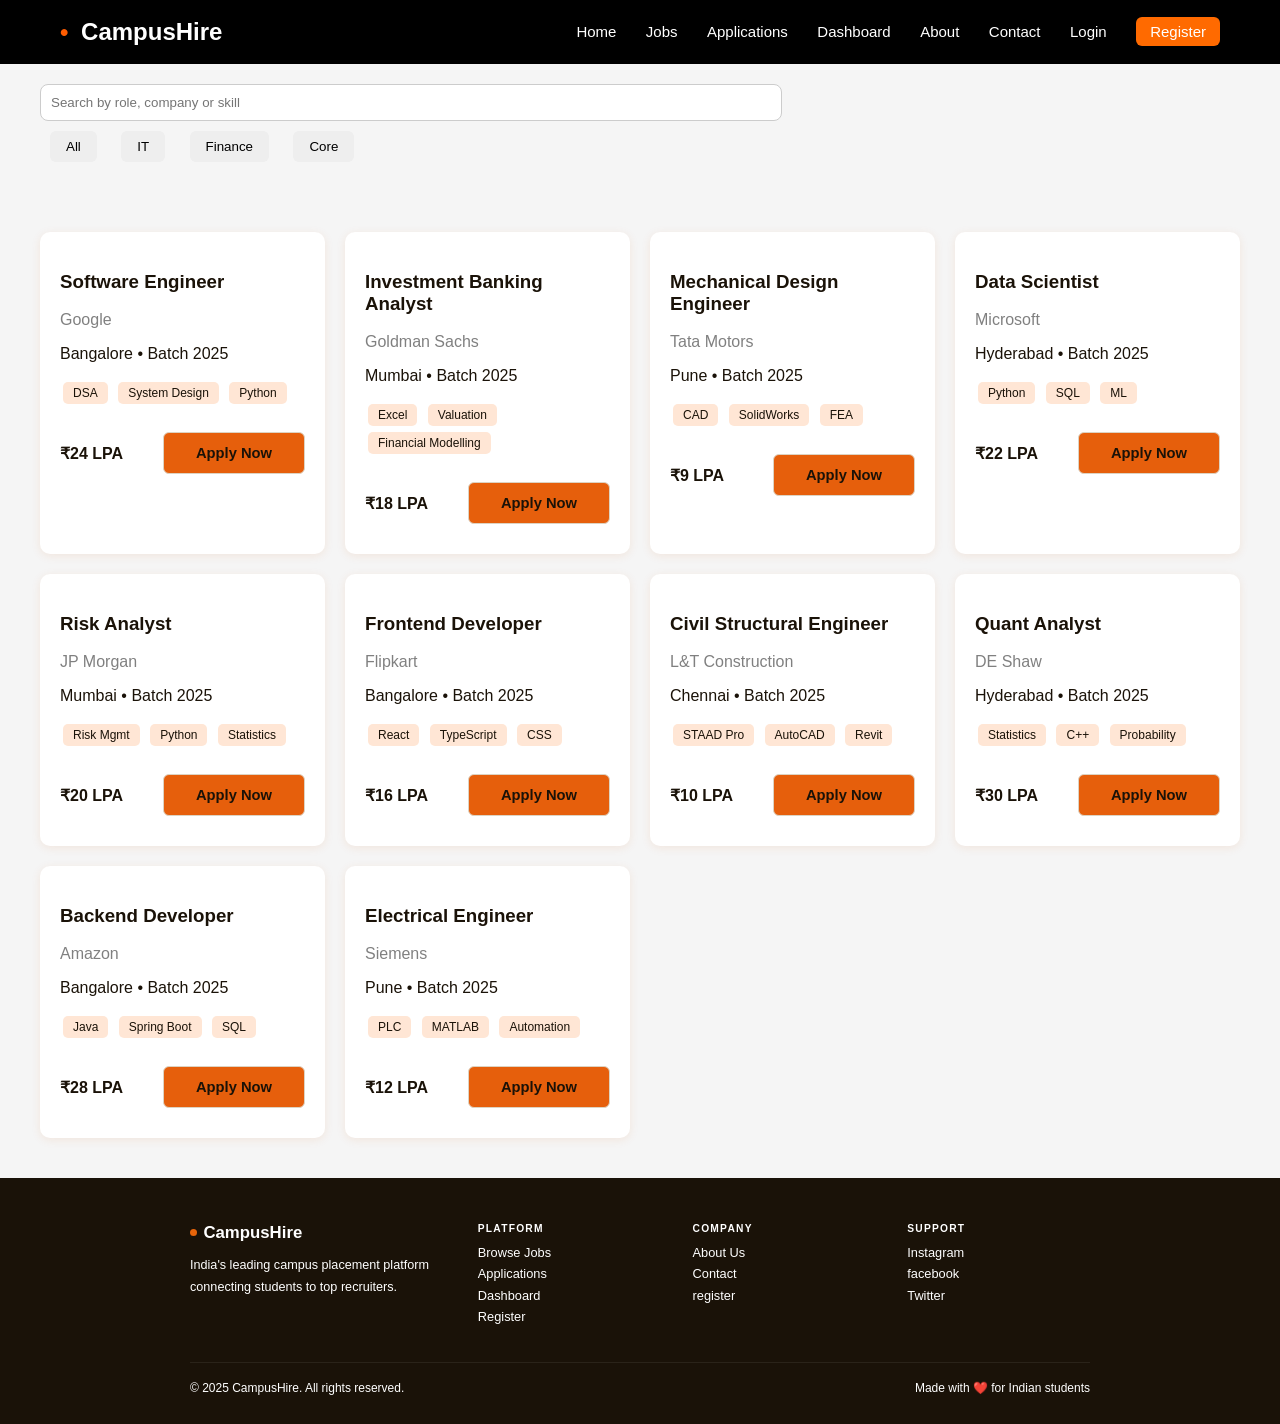
<file: pages/job-listing.html>
<!DOCTYPE html>
<html lang="en">
<head>
<meta charset="UTF-8">
<meta name="viewport" content="width=device-width, initial-scale=1.0">
<title>CampusHire Jobs</title>
<link rel="stylesheet" href="../css/job-listing.css">
<script src="../js/job-listing.js"></script>
</head>
<body>
<header class="navbar">
<div class="logo">
<span class="dot">•</span> CampusHire
</div>
<nav class="menu">
<a href="../index.html">Home</a>
<a href="../pages/job-listing.html">Jobs</a>
<a href="../pages/Application-status.html">Applications</a>
<a href="../pages/student-dashboard.html">Dashboard</a>
<a href="../pages/about.html">About</a>
<a href="../pages/contact.html">Contact</a>
<a href="../pages/login.html">Login</a>
<a href="../pages/student-registration.html" class="register">Register</a>
</nav>
</header>
<div class="search-box">
<input type="text" id="searchInput" placeholder="Search by role, company or skill">
<div class="filters">
<button onclick="filterJobs('all')">All</button>
<button onclick="filterJobs('it')">IT</button>
<button onclick="filterJobs('finance')">Finance</button>
<button onclick="filterJobs('core')">Core</button>
</div>
</div>
<div class="jobs-container">
<div class="job-card it">
<h3>Software Engineer</h3>
<p class="company">Google</p>
<p>Bangalore • Batch 2025</p>
<div class="skills">
<span>DSA</span>
<span>System Design</span>
<span>Python</span>
</div>
<div class="job-bottom">
<h4>₹24 LPA</h4>
<button onclick="applyJob('Google')">Apply Now</button>
</div>
</div>
<div class="job-card finance">
<h3>Investment Banking Analyst</h3>
<p class="company">Goldman Sachs</p>
<p>Mumbai • Batch 2025</p>
<div class="skills">
<span>Excel</span>
<span>Valuation</span>
<span>Financial Modelling</span>
</div>
<div class="job-bottom">
<h4>₹18 LPA</h4>
<button onclick="applyJob('Goldman Sachs')">Apply Now</button>
</div>
</div>
<div class="job-card core">
<h3>Mechanical Design Engineer</h3>
<p class="company">Tata Motors</p>
<p>Pune • Batch 2025</p>
<div class="skills">
<span>CAD</span>
<span>SolidWorks</span>
<span>FEA</span>
</div>
<div class="job-bottom">
<h4>₹9 LPA</h4>
<button onclick="applyJob('Tata Motors')">Apply Now</button>
</div>
</div>
<div class="job-card it">
<h3>Data Scientist</h3>
<p class="company">Microsoft</p>
<p>Hyderabad • Batch 2025</p>
<div class="skills">
<span>Python</span>
<span>SQL</span>
<span>ML</span>
</div>
<div class="job-bottom">
<h4>₹22 LPA</h4>
<button onclick="applyJob('Microsoft')">Apply Now</button>
</div>
</div>
<div class="job-card finance">
<h3>Risk Analyst</h3>
<p class="company">JP Morgan</p>
<p>Mumbai • Batch 2025</p>
<div class="skills">
<span>Risk Mgmt</span>
<span>Python</span>
<span>Statistics</span>
</div>
<div class="job-bottom">
<h4>₹20 LPA</h4>
<button onclick="applyJob('JP Morgan')">Apply Now</button>
</div>
</div>
<div class="job-card it">
<h3>Frontend Developer</h3>
<p class="company">Flipkart</p>
<p>Bangalore • Batch 2025</p>
<div class="skills">
<span>React</span>
<span>TypeScript</span>
<span>CSS</span>
</div>
<div class="job-bottom">
<h4>₹16 LPA</h4>
<button onclick="applyJob('Flipkart')">Apply Now</button>
</div>
</div>
<div class="job-card core">
<h3>Civil Structural Engineer</h3>
<p class="company">L&T Construction</p>
<p>Chennai • Batch 2025</p>
<div class="skills">
<span>STAAD Pro</span>
<span>AutoCAD</span>
<span>Revit</span>
</div>
<div class="job-bottom">
<h4>₹10 LPA</h4>
<button onclick="applyJob('L&T')">Apply Now</button>
</div>
</div>
<div class="job-card finance">
<h3>Quant Analyst</h3>
<p class="company">DE Shaw</p>
<p>Hyderabad • Batch 2025</p>
<div class="skills">
<span>Statistics</span>
<span>C++</span>
<span>Probability</span>
</div>
<div class="job-bottom">
<h4>₹30 LPA</h4>
<button onclick="applyJob('DE Shaw')">Apply Now</button>
</div>
</div>
<div class="job-card it">
<h3>Backend Developer</h3>
<p class="company">Amazon</p>
<p>Bangalore • Batch 2025</p>
<div class="skills">
<span>Java</span>
<span>Spring Boot</span>
<span>SQL</span>
</div>
<div class="job-bottom">
<h4>₹28 LPA</h4>
<button onclick="applyJob('Amazon')">Apply Now</button>
</div>
</div>
<div class="job-card core">
<h3>Electrical Engineer</h3>
<p class="company">Siemens</p>
<p>Pune • Batch 2025</p>
<div class="skills">
<span>PLC</span>
<span>MATLAB</span>
<span>Automation</span>
</div>
<div class="job-bottom">
<h4>₹12 LPA</h4>
<button onclick="applyJob('Siemens')">Apply Now</button>
</div>
</div>
</div>
<footer class="footer">
  <div class="footer-inner">
    <div>
      <div class="footer-brand">
        <span class="footer-brand-dot"></span>CampusHire
      </div>
      <p class="footer-desc">India's leading campus placement platform connecting students to top recruiters.</p>
    </div>
    <div class="footer-col">
      <div class="footer-col-title">Platform</div>
      <a href="../pages/job-listing.html">Browse Jobs</a>
      <a href="../pages/Application-status.html">Applications</a>
      <a href="../pages/student-dashboard.html">Dashboard</a>
      <a href="../pages/student-registration.html">Register</a>
    </div>
    <div class="footer-col">
      <div class="footer-col-title">Company</div>
      <a href="../pages/about.html">About Us</a>
      <a href="../pages/contact.html">Contact</a>
      <a href="../pages/student-registration.html">register</a>
    </div>
    <div class="footer-col">
      <div class="footer-col-title">Support</div>
      <a href="https://www.instagram.com/?hl=en">Instagram</a>
      <a href="https://www.facebook.com/">facebook</a>
      <a href="https://x.com/">Twitter</a>
    </div>
  </div>
  <div class="footer-bottom">
    <span>© 2025 CampusHire. All rights reserved.</span>
    <span>Made with ❤️ for Indian students</span>
  </div>
</footer>
</body>
</html>
</file>
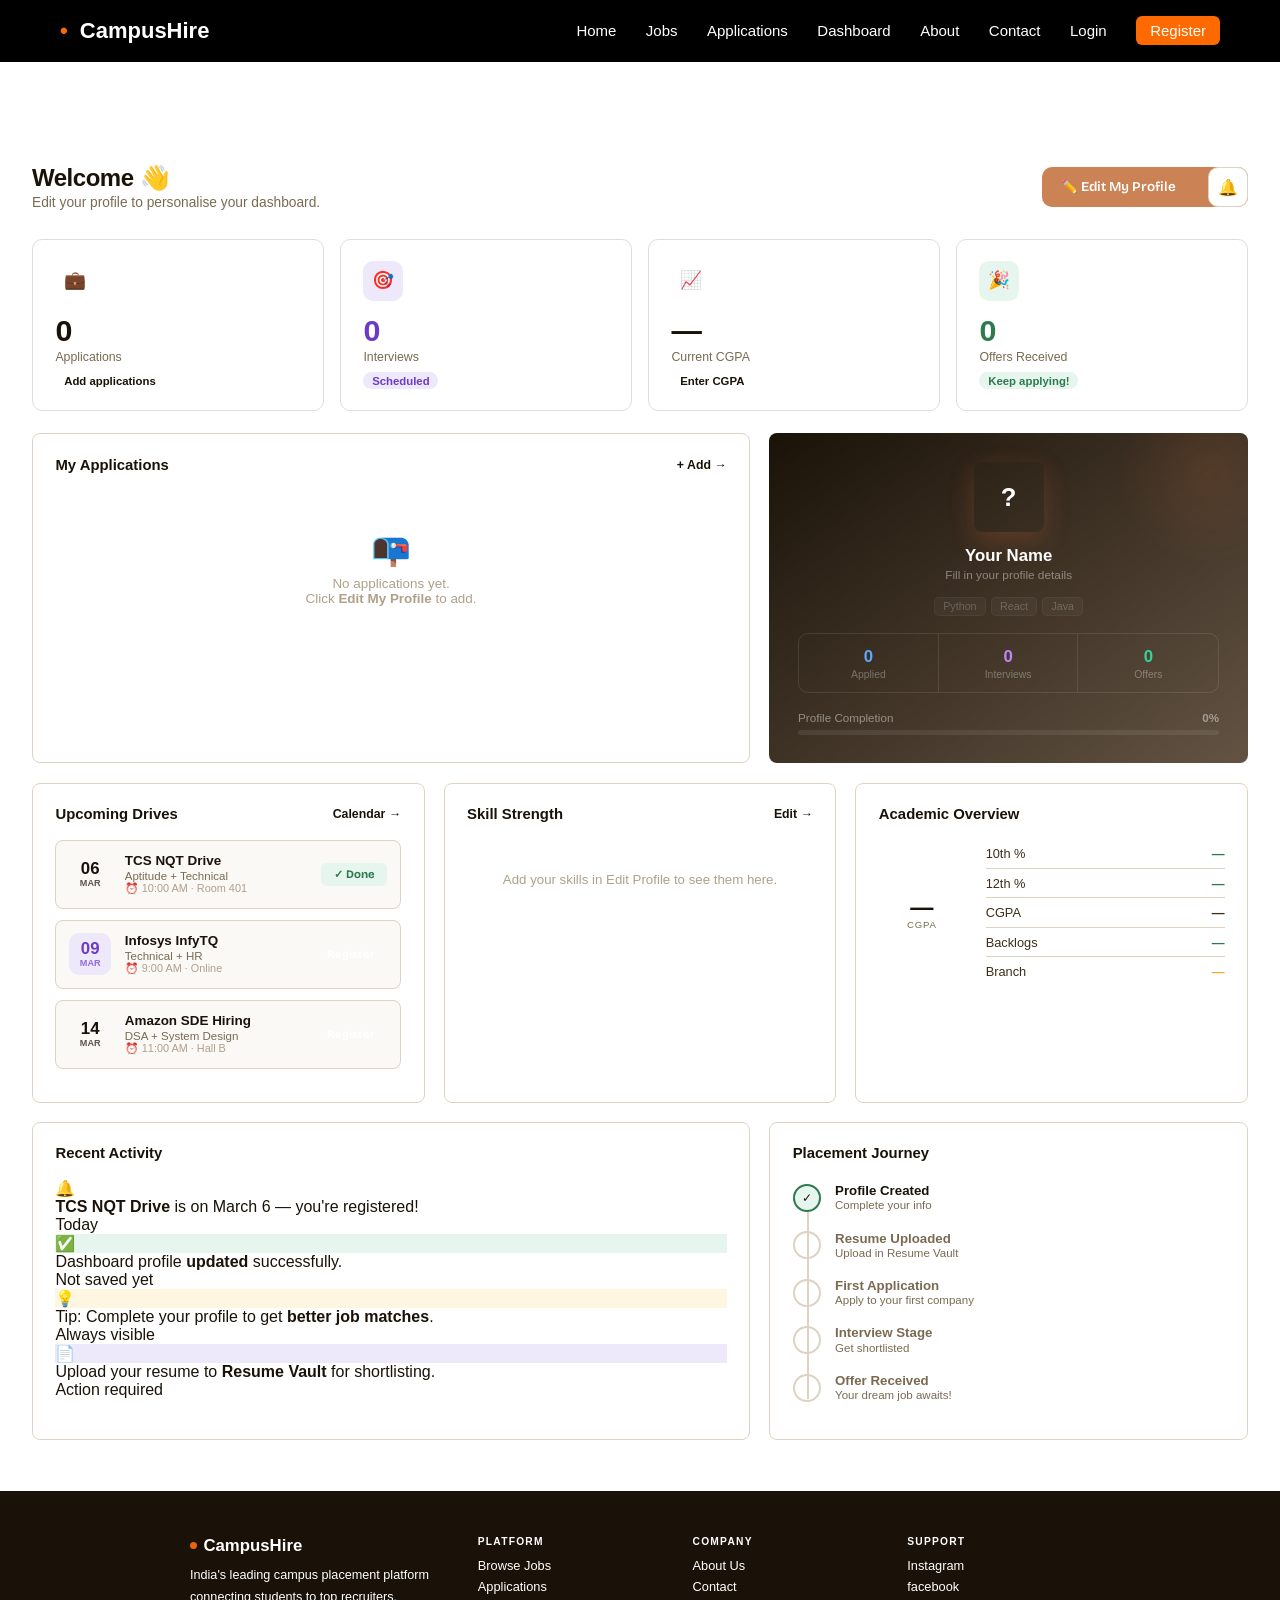
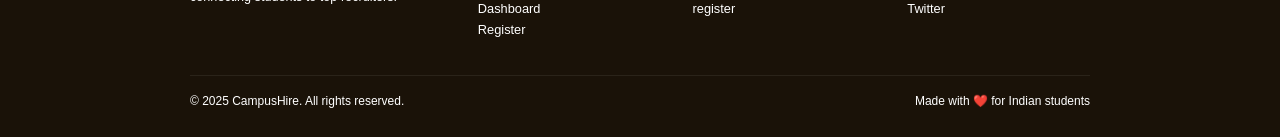
<file: pages/student-dashboard.html>
<!DOCTYPE html>
<html lang="en">
<head>
    <meta charset="UTF-8">
    <meta name="viewport" content="width=device-width, initial-scale=1.0">
    <title>Student Dashboard – CampusHire</title>
    <link href="https://fonts.googleapis.com/css2?family=Clash+Display:wght@400;500;600;700&family=Bricolage+Grotesque:wght@300;400;500;600;700&display=swap" rel="stylesheet"/>
<link rel="stylesheet" href="../css/student-dashboard.css" />
<script src="../js/student-dashboard.js"></script>
</head>
<body>
<header class="navbar">
<div class="logo">
<span class="dot">•</span> CampusHire
</div>
<nav class="menu">
<a href="../index.html">Home</a>
<a href="../pages/job-listing.html">Jobs</a>
<a href="../pages/Application-status.html">Applications</a>
<a href="../pages/student-dashboard.html">Dashboard</a>
<a href="../pages/about.html">About</a>
<a href="../pages/contact.html">Contact</a>
<a href="../pages/login.html">Login</a>
<a href="../pages/student-registration.html" class="register">Register</a>
</nav>
</header>
    <main class="main">
  <div class="topbar">
    <div class="greeting">
      <h1 id="greetingName">Welcome 👋</h1>
      <p id="greetingSub">Edit your profile to personalise your dashboard.</p>
    </div>
    <div class="topbar-right">
      <button class="edit-profile-btn" onclick="openModal()">✏️ Edit My Profile</button>
      <div class="icon-btn">🔔<span class="notif-dot"></span></div>
    </div>
  </div>
  <div class="stats-row">
    <div class="stat-card">
      <div class="stat-icon-wrap" style="background:var(--blue-s)">💼</div>
      <div class="stat-val" style="color:var(--blue)" id="statApps">0</div>
      <div class="stat-label">Applications</div>
      <div class="stat-sub" style="background:var(--blue-s);color:var(--blue)" id="statAppsub">Add applications</div>
    </div>
    <div class="stat-card">
      <div class="stat-icon-wrap" style="background:var(--violet-s)">🎯</div>
      <div class="stat-val" style="color:var(--violet)" id="statInterviews">0</div>
      <div class="stat-label">Interviews</div>
      <div class="stat-sub" style="background:var(--violet-s);color:var(--violet)" id="statInterviewsub">Scheduled</div>
    </div>
    <div class="stat-card">
      <div class="stat-icon-wrap" style="background:var(--teal-s)">📈</div>
      <div class="stat-val" style="color:var(--teal)" id="statCgpa">—</div>
      <div class="stat-label">Current CGPA</div>
      <div class="stat-sub" style="background:var(--teal-s);color:var(--teal)" id="statCgpasub">Enter CGPA</div>
    </div>
    <div class="stat-card">
      <div class="stat-icon-wrap" style="background:var(--green-s)">🎉</div>
      <div class="stat-val" style="color:var(--green)" id="statOffers">0</div>
      <div class="stat-label">Offers Received</div>
      <div class="stat-sub" style="background:var(--green-s);color:var(--green)" id="statOffersub">Keep applying!</div>
    </div>
  </div>
  <div class="grid-2">
    <div class="card">
      <div class="card-head">
        <div class="card-title">My Applications</div>
        <span class="card-link" onclick="openModal('apps')">+ Add →</span>
      </div>
      <div id="appsList">
        <div style="text-align:center;padding:2.5rem 1rem;color:var(--muted2)">
          <div style="font-size:2rem;margin-bottom:0.5rem">📭</div>
          <div style="font-size:0.84rem">No applications yet.<br>Click <strong>Edit My Profile</strong> to add.</div>
        </div>
      </div>
    </div>
    <div class="profile-card">
      <div class="p-avatar" id="profileAvatar">?</div>
      <div class="p-name" id="profileName">Your Name</div>
      <div class="p-sub" id="profileSub">Fill in your profile details</div>
      <div class="p-tags" id="profileSkills">
        <span class="ptag" style="opacity:0.4">Python</span>
        <span class="ptag" style="opacity:0.4">React</span>
        <span class="ptag" style="opacity:0.4">Java</span>
      </div>
      <div class="p-stats">
        <div class="ps-item">
          <div class="ps-val" style="color:#60a5fa" id="pStatApps">0</div>
          <div class="ps-lbl">Applied</div>
        </div>
        <div class="ps-item">
          <div class="ps-val" style="color:#c084fc" id="pStatIntvw">0</div>
          <div class="ps-lbl">Interviews</div>
        </div>
        <div class="ps-item">
          <div class="ps-val" style="color:#34d399" id="pStatOffers">0</div>
          <div class="ps-lbl">Offers</div>
        </div>
      </div>
      <div class="pc-head" style="width:100%;text-align:left">
        <span>Profile Completion</span><span id="pcPct">0%</span>
      </div>
      <div class="pc-bar" style="width:100%"><div class="pc-fill" id="pcFill" style="width:0%"></div></div>
    </div>
  </div>
  <div class="grid-3">
    <div class="card">
      <div class="card-head">
        <div class="card-title">Upcoming Drives</div>
        <span class="card-link">Calendar →</span>
      </div>
      <div class="drive-item">
        <div class="d-date" style="background:var(--blue-s)">
          <div class="d-day" style="color:var(--blue)">06</div>
          <div class="d-mon" style="color:var(--blue)">Mar</div>
        </div>
        <div class="d-info">
          <div class="d-title">TCS NQT Drive</div>
          <div class="d-meta">Aptitude + Technical</div>
          <div class="d-time">⏰ 10:00 AM · Room 401</div>
        </div>
        <button class="reg-btn done">✓ Done</button>
      </div>
      <div class="drive-item">
        <div class="d-date" style="background:var(--violet-s)">
          <div class="d-day" style="color:var(--violet)">09</div>
          <div class="d-mon" style="color:var(--violet)">Mar</div>
        </div>
        <div class="d-info">
          <div class="d-title">Infosys InfyTQ</div>
          <div class="d-meta">Technical + HR</div>
          <div class="d-time">⏰ 9:00 AM · Online</div>
        </div>
        <button class="reg-btn" onclick="this.classList.add('done');this.textContent='✓ Done';toast('Registered for Infosys InfyTQ!')">Register</button>
      </div>
      <div class="drive-item">
        <div class="d-date" style="background:var(--teal-s)">
          <div class="d-day" style="color:var(--teal)">14</div>
          <div class="d-mon" style="color:var(--teal)">Mar</div>
        </div>
        <div class="d-info">
          <div class="d-title">Amazon SDE Hiring</div>
          <div class="d-meta">DSA + System Design</div>
          <div class="d-time">⏰ 11:00 AM · Hall B</div>
        </div>
        <button class="reg-btn" onclick="this.classList.add('done');this.textContent='✓ Done';toast('Registered for Amazon SDE!')">Register</button>
      </div>
    </div>
    <div class="card">
      <div class="card-head">
        <div class="card-title">Skill Strength</div>
        <span class="card-link" onclick="openModal('skills')">Edit →</span>
      </div>
      <div id="skillsList">
        <div style="text-align:center;padding:2rem 1rem;color:var(--muted2);font-size:0.83rem">
          Add your skills in Edit Profile to see them here.
        </div>
      </div>
    </div>
    <div class="card">
      <div class="card-head"><div class="card-title">Academic Overview</div></div>
      <div class="cgpa-sec">
        <div class="ring-wrap">
          <svg width="86" height="86" viewBox="0 0 86 86">
            <circle cx="43" cy="43" r="35" fill="none" stroke="var(--bg2)" stroke-width="7"/>
            <circle cx="43" cy="43" r="35" fill="none" stroke="url(#grd)" stroke-width="7"
              stroke-dasharray="219.91" id="cgpaRing" stroke-dashoffset="219.91" stroke-linecap="round"/>
            <defs>
              <linearGradient id="grd" x1="0%" y1="0%" x2="100%" y2="0%">
                <stop offset="0%" stop-color="#2563eb"/>
                <stop offset="100%" stop-color="#0d9488"/>
              </linearGradient>
            </defs>
          </svg>
          <div class="ring-center">
            <div class="ring-val" id="ringVal">—</div>
            <div class="ring-lbl">CGPA</div>
          </div>
        </div>
        <div class="cgpa-rows">
          <div class="c-row"><span>10th %</span><span id="ac10th" style="color:var(--green)">—</span></div>
          <div class="c-row"><span>12th %</span><span id="ac12th" style="color:var(--green)">—</span></div>
          <div class="c-row"><span>CGPA</span><span id="acCgpa" style="color:var(--blue)">—</span></div>
          <div class="c-row"><span>Backlogs</span><span id="acBacklog" style="color:var(--green)">—</span></div>
          <div class="c-row"><span>Branch</span><span id="acBranch" style="color:var(--amber)">—</span></div>
        </div>
      </div>
    </div>
  </div>
  <div class="grid-2">
    <div class="card">
      <div class="card-head">
        <div class="card-title">Recent Activity</div>
      </div>
      <div class="act-item">
        <div class="act-icon" style="background:var(--blue-s)">🔔</div>
        <div>
          <div class="act-text"><strong>TCS NQT Drive</strong> is on March 6 — you're registered!</div>
          <div class="act-time">Today</div>
        </div>
      </div>
      <div class="act-item">
        <div class="act-icon" style="background:var(--green-s)">✅</div>
        <div>
          <div class="act-text">Dashboard profile <strong>updated</strong> successfully.</div>
          <div class="act-time" id="lastSaved">Not saved yet</div>
        </div>
      </div>
      <div class="act-item">
        <div class="act-icon" style="background:var(--amber-s)">💡</div>
        <div>
          <div class="act-text">Tip: Complete your profile to get <strong>better job matches</strong>.</div>
          <div class="act-time">Always visible</div>
        </div>
      </div>
      <div class="act-item">
        <div class="act-icon" style="background:var(--violet-s)">📄</div>
        <div>
          <div class="act-text">Upload your resume to <strong>Resume Vault</strong> for shortlisting.</div>
          <div class="act-time">Action required</div>
        </div>
      </div>
    </div>
    <div class="card">
      <div class="card-head"><div class="card-title">Placement Journey</div></div>
      <div class="t-steps">
        <div class="t-step">
          <div class="t-dot done" id="tj1">✓</div>
          <div class="t-info"><div class="t-title">Profile Created</div><div class="t-sub" id="tj1sub">Complete your info</div></div>
        </div>
        <div class="t-step">
          <div class="t-dot pending" id="tj2"></div>
          <div class="t-info"><div class="t-title" id="tj2title" style="color:var(--muted)">Resume Uploaded</div><div class="t-sub">Upload in Resume Vault</div></div>
        </div>
        <div class="t-step">
          <div class="t-dot pending" id="tj3"></div>
          <div class="t-info"><div class="t-title" id="tj3title" style="color:var(--muted)">First Application</div><div class="t-sub" id="tj3sub">Apply to your first company</div></div>
        </div>
        <div class="t-step">
          <div class="t-dot pending" id="tj4"></div>
          <div class="t-info"><div class="t-title" id="tj4title" style="color:var(--muted)">Interview Stage</div><div class="t-sub" id="tj4sub">Get shortlisted</div></div>
        </div>
        <div class="t-step">
          <div class="t-dot pending" id="tj5"></div>
          <div class="t-info"><div class="t-title" id="tj5title" style="color:var(--muted)">Offer Received</div><div class="t-sub">Your dream job awaits!</div></div>
        </div>
      </div>
    </div>
  </div>
</main>
<div class="modal-overlay" id="modalOverlay" onclick="closeOnBg(event)">
  <div class="modal">
    <div class="modal-head">
      <div class="modal-title">✏️ Edit My Profile</div>
      <button class="modal-close" onclick="closeModal()">✕</button>
    </div>
    <div class="form-section">Personal Information</div>
    <div class="form-grid">
      <div class="form-group">
        <label>First Name *</label>
        <input type="text" id="fFirstName" placeholder="Rahul"/>
      </div>
      <div class="form-group">
        <label>Last Name *</label>
        <input type="text" id="fLastName" placeholder="Sharma"/>
      </div>
      <div class="form-group">
        <label>Phone</label>
        <input type="tel" id="fPhone" placeholder="+91 98765 43210"/>
      </div>
      <div class="form-group">
        <label>City</label>
        <input type="text" id="fCity" placeholder="Pune"/>
      </div>
    </div>
    <div class="form-section">Academic Details</div>
    <div class="form-grid">
      <div class="form-group full">
        <label>College / University *</label>
        <input type="text" id="fCollege" placeholder="Savitribai Phule Pune University"/>
      </div>
      <div class="form-group">
        <label>Branch *</label>
        <select id="fBranch">
          <option value="">Select branch</option>
          <option>Computer Engineering</option>
          <option>Information Technology</option>
          <option>Electronics & Telecom</option>
          <option>Mechanical Engineering</option>
          <option>Civil Engineering</option>
          <option>MBA</option><option>MCA</option><option>Other</option>
        </select>
      </div>
      <div class="form-group">
        <label>Passing Year</label>
        <select id="fYear">
          <option value="">Select year</option>
          <option>2025</option><option>2026</option><option>2027</option>
        </select>
      </div>
      <div class="form-group">
        <label>10th %</label>
        <input type="number" id="f10th" placeholder="91" min="0" max="100"/>
      </div>
      <div class="form-group">
        <label>12th / Diploma %</label>
        <input type="number" id="f12th" placeholder="85" min="0" max="100"/>
      </div>
      <div class="form-group">
        <label>Current CGPA</label>
        <input type="number" id="fCgpa" placeholder="8.6" min="0" max="10" step="0.01"/>
      </div>
      <div class="form-group">
        <label>Active Backlogs</label>
        <select id="fBacklog">
          <option value="None">None</option>
          <option value="1">1</option><option value="2">2</option><option value="3+">3+</option>
        </select>
      </div>
      <div class="form-group">
        <label>LinkedIn / GitHub</label>
        <input type="url" id="fLinkedin" placeholder="https://linkedin.com/in/..."/>
      </div>
    </div>
    <div class="form-section">Skills & Applications</div>
    <div class="form-grid">
      <div class="form-group full">
        <label>Skills (comma separated)</label>
        <input type="text" id="fSkills" placeholder="Python, React, Java, SQL, DSA"/>
      </div>
      <div class="form-group">
        <label>Total Applications</label>
        <input type="number" id="fApps" placeholder="0" min="0"/>
      </div>
      <div class="form-group">
        <label>Interviews Scheduled</label>
        <input type="number" id="fInterviews" placeholder="0" min="0"/>
      </div>
      <div class="form-group">
        <label>Offers Received</label>
        <input type="number" id="fOffers" placeholder="0" min="0"/>
      </div>
      <div class="form-group full">
        <label>Latest Application (e.g. "Software Eng @ TCS · Interview")</label>
        <input type="text" id="fLatestApp" placeholder="Software Engineer @ TCS · Interview"/>
      </div>
      <div class="form-group full">
        <label>About Yourself</label>
        <textarea id="fAbout" placeholder="Final year Computer Engineering student passionate about full-stack development…"></textarea>
      </div>
    </div>
    <div class="modal-footer">
      <button class="btn-cancel" onclick="closeModal()">Cancel</button>
      <button class="btn-save" onclick="saveProfile()">💾 Save Profile</button>
    </div>
  </div>
</div>
<footer class="footer">
  <div class="footer-inner">
    <div>
      <div class="footer-brand">
        <span class="footer-brand-dot"></span>CampusHire
      </div>
      <p class="footer-desc">India's leading campus placement platform connecting students to top recruiters.</p>
    </div>
    <div class="footer-col">
      <div class="footer-col-title">Platform</div>
      <a href="../pages/job-listing.html">Browse Jobs</a>
      <a href="../pages/Application-status.html">Applications</a>
      <a href="../pages/student-dashboard.html">Dashboard</a>
      <a href="../pages/student-registration.html">Register</a>
    </div>
    <div class="footer-col">
      <div class="footer-col-title">Company</div>
      <a href="../pages/about.html">About Us</a>
      <a href="../pages/contact.html">Contact</a>
      <a href="../pages/student-registration.html">register</a>
    </div>
    <div class="footer-col">
      <div class="footer-col-title">Support</div>
      <a href="https://www.instagram.com/?hl=en">Instagram</a>
      <a href="https://www.facebook.com/">facebook</a>
      <a href="https://x.com/">Twitter</a>
    </div>
  </div>
  <div class="footer-bottom">
    <span>© 2025 CampusHire. All rights reserved.</span>
    <span>Made with ❤️ for Indian students</span>
  </div>
</footer>

</body>
</html>
</file>
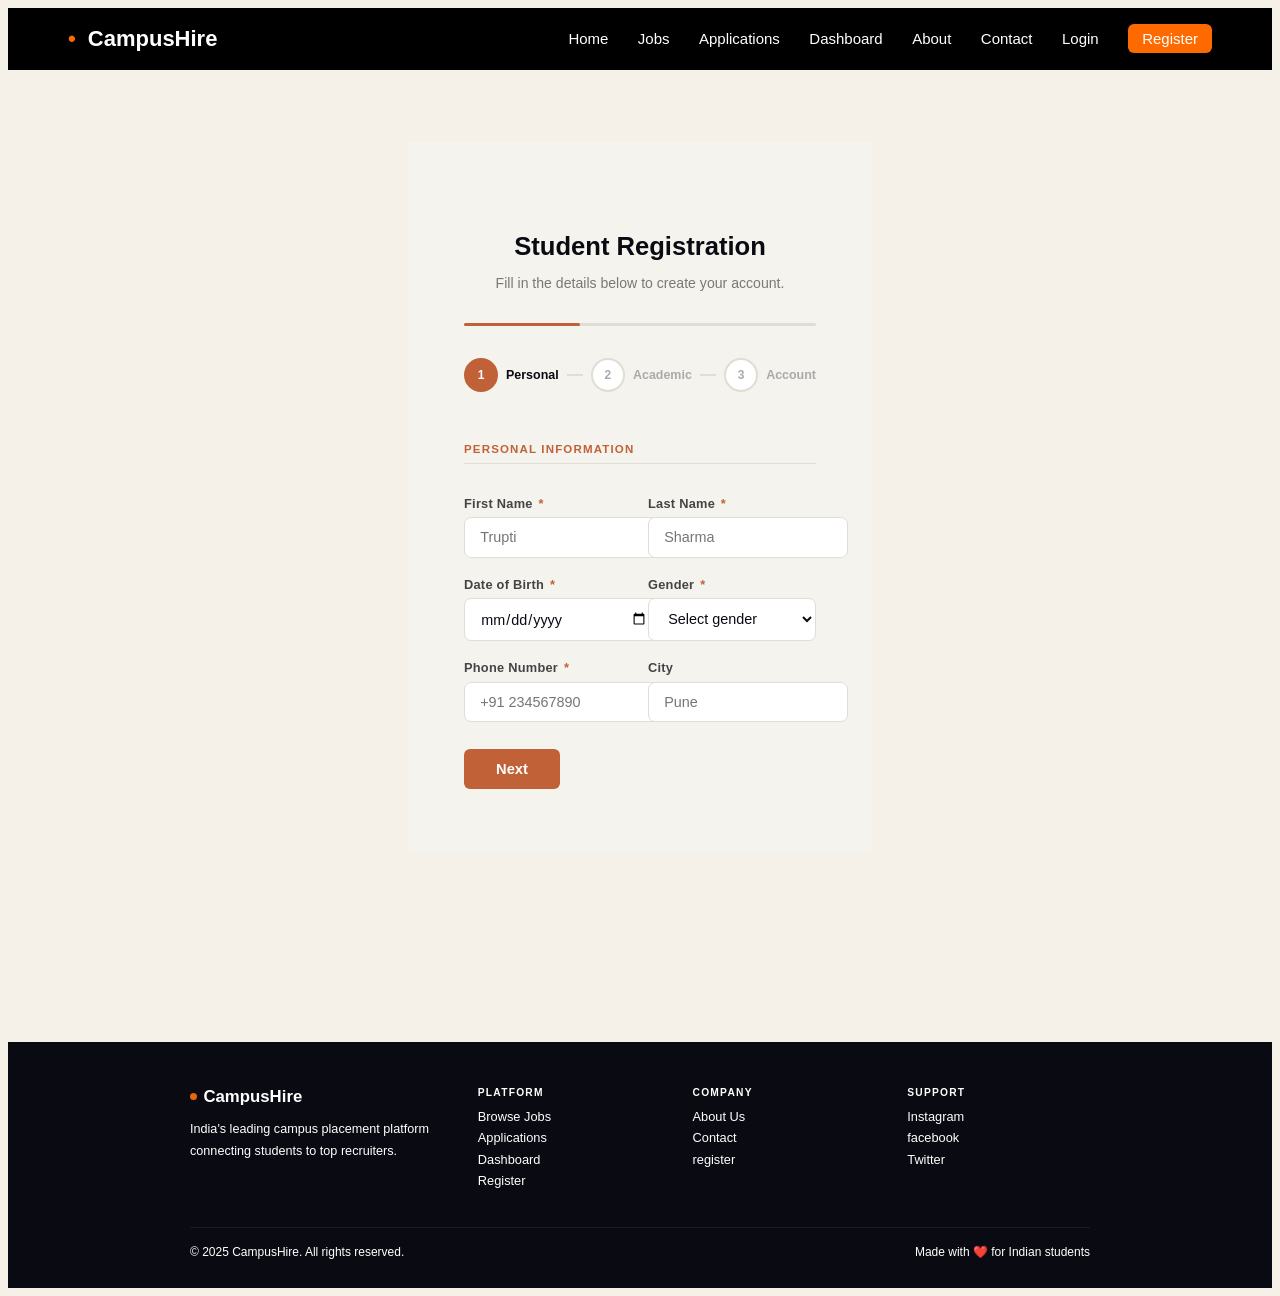
<file: pages/student-registration.html>
<!DOCTYPE html>
<html lang="en">
<head>
    <meta charset="UTF-8">
    <meta name="viewport" content="width=device-width, initial-scale=1.0">
    <title>Student Registration Page</title>
    <link +href="https://fonts.googleapis.com/css2?family=Clash+Display:wght@400;500;600;700&family=Bricolage+Grotesque:wght@300;400;500;600;700&display=swap"
        rel="stylesheet" />
    <link rel="stylesheet" href="./../css/student-registration.css">
</head>

<body>
    <header class="navbar">
<div class="logo">
<span class="dot">•</span> CampusHire
</div>
<nav class="menu">
<a href="../index.html">Home</a>
<a href="../pages/job-listing.html">Jobs</a>
<a href="../pages/Application-status.html">Applications</a>
<a href="../pages/student-dashboard.html">Dashboard</a>
<a href="../pages/about.html">About</a>
<a href="../pages/contact.html">Contact</a>
<a href="../pages/login.html">Login</a>
<a href="../pages/student-registration.html" class="register">Register</a>
</nav>
</header>
    <div id="page-register" class="page">
        <div class="reg-wrap">
            <div class="reg-right">
                <h3>Student Registration</h3>
                <p class="sub">Fill in the details below to create your account.</p>

                <!-- progress bar -->
                <div class="progress-bar-wrap">
                    <div class="progress-bar" id="progressBar"></div>
                </div>

                <!-- Step indicators -->
                <div class="steps-bar">
                    <div class="step-item">
                        <div class="step-circle active" id="sc1">1</div>
                        <span class="step-label active" id="sl1">Personal</span>
                    </div>
                    <div class="step-line" id="line1"></div>
                    <div class="step-item">
                        <div class="step-circle" id="sc2">2</div>
                        <span class="step-label" id="sl2">Academic</span>
                    </div>
                    <div class="step-line" id="line2"></div>
                    <div class="step-item">
                        <div class="step-circle" id="sc3">3</div>
                        <span class="step-label" id="sl3">Account</span>
                    </div>
                </div>

                <!-- STEP 1: Personal Info -->
                <div class="step-panel active" id="panel1">
                    <div class="form-grid">
                        <div class="section-divider">Personal Information</div>
                        <div class="form-group">
                            <label>First Name <span class="req">*</span></label>
                            <input type="text" id="firstName" placeholder="Trupti" />
                            <span class="err-msg" id="err-firstName">Please enter your first name.</span>
                        </div>
                        <div class="form-group">
                            <label>Last Name <span class="req">*</span></label>
                            <input type="text" id="lastName" placeholder="Sharma" />
                            <span class="err-msg" id="err-lastName">Please enter your last name.</span>
                        </div>
                        <div class="form-group">
                            <label>Date of Birth <span class="req">*</span></label>
                            <input type="date" id="dob" />
                            <span class="err-msg" id="err-dob">Please select your date of birth.</span>
                        </div>
                        <div class="form-group">
                            <label>Gender <span class="req">*</span></label>
                            <select id="gender">
                                <option value="">Select gender</option>
                                <option>Male</option>
                                <option>Female</option>
                                <option>Other</option>
                            </select>
                            <span class="err-msg" id="err-gender">Please select your gender.</span>
                        </div>
                        <div class="form-group">
                            <label>Phone Number <span class="req">*</span></label>
                            <input type="tel" id="phone" placeholder="+91 234567890" maxlength="13" />
                            <span class="err-msg" id="err-phone">Enter a valid 10-digit number.</span>
                        </div>
                        <div class="form-group">
                            <label>City</label>
                            <input type="text" id="city" placeholder="Pune" />
                        </div>
                    </div>
                    <div class="form-nav">
                        <button class="btn-next" onclick="nextStep(1)">Next</button>
                    </div>
                </div>

                <!-- STEP 2: Academic Info -->
                <div class="step-panel" id="panel2">
                    <div class="form-grid">
                        <div class="section-divider">Academic Details</div>
                        <div class="form-group full">
                            <label>College / University <span class="req">*</span></label>
                            <input type="text" id="college" placeholder="Savitribai Phule Pune University" />
                            <span class="err-msg" id="err-college">Please enter your college name.</span>
                        </div>
                        <div class="form-group">
                            <label>Department / Branch <span class="req">*</span></label>
                            <select id="branch">
                                <option value="">Select branch</option>
                                <option>Computer Engineering</option>
                                <option>Information Technology</option>
                                <option>Electronics & Telecom</option>
                                <option>Mechanical Engineering</option>
                                <option>Civil Engineering</option>
                                <option>MBA</option>
                                <option>MCA</option>
                                <option>Other</option>
                            </select>
                            <span class="err-msg" id="err-branch">Please select your branch.</span>
                        </div>
                        <div class="form-group">
                            <label>Passing Year <span class="req">*</span></label>
                            <select id="passYear">
                                <option value="">Select year</option>
                                <option>2025</option>
                                <option>2026</option>
                                <option>2027</option>
                            </select>
                            <span class="err-msg" id="err-passYear">Please select passing year.</span>
                        </div>

                        <div class="form-group">
                            <label>Current CGPA <span class="req">*</span></label>
                            <input type="number" id="cgpa" placeholder="8.5" min="0" max="10" step="0.01" />
                            <span class="err-msg" id="err-cgpa">Enter CGPA between 0 and 10.</span>
                        </div>
                        <div class="form-group">
                            <label>10th Percentage (%)</label>
                            <input type="number" id="tenth" placeholder="85" min="0" max="100" />
                        </div>
                        <div class="form-group">
                            <label>12th / Diploma %</label>
                            <input type="number" id="twelfth" placeholder="78" min="0" max="100" />
                        </div>
                        <div class="form-group full">
                            <label>Key Skills (comma separated)</label>
                            <input type="text" id="skills" placeholder="Python, React, Java, SQL, Communication" />
                        </div>
                        <div class="form-group full">
                            <label>LinkedIn / GitHub URL</label>
                            <input type="url" id="linkedin" placeholder="https://linkedin.com/in/yourname" />
                        </div>
                    </div>
                    <div class="form-nav">
                        <button class="btn-back" onclick="prevStep(2)">Back</button>
                        <button class="btn-next" onclick="nextStep(2)">Next</button>
                    </div>
                </div>

                <!-- STEP 3: Account -->
                <div class="step-panel" id="panel3">
                    <div class="form-grid">
                        <div class="section-divider">Account Setup</div>
                        <div class="form-group full">
                            <label>College Email <span class="req">*</span></label>
                            <input type="email" id="email" placeholder="trupti.sharma@college.edu" />
                            <span class="err-msg" id="err-email">Enter a valid email address.</span>
                        </div>
                        <div class="form-group">
                            <label>Password <span class="req">*</span></label>
                            <input type="password" id="password" placeholder="Min 8 characters" />
                            <span class="err-msg" id="err-password">Password must be at least 8 characters.</span>
                        </div>
                        <div class="form-group">
                            <label>Confirm Password <span class="req">*</span></label>
                            <input type="password" id="confirmPass" placeholder="Re-enter password" />
                            <span class="err-msg" id="err-confirmPass">Passwords do not match.</span>
                        </div>
                        <div class="form-group full">
                            <label>Brief About Yourself</label>
                            <textarea id="about"
                                placeholder="I am a final year Computer Engineering student passionate about full-stack development..."></textarea>
                        </div>
                        <div class="form-group full" style="flex-direction:row;align-items:flex-start;gap:0.6rem">
                            <input type="checkbox" id="terms" style="width:auto;margin-top:3px" />
                            <label for="terms" style="font-weight:400;font-size:0.84rem;color:var(--muted)">
                                I agree to the <a href="#" style="color:var(--accent)">Terms &amp; Conditions</a> and <a
                                    href="#" style="color:var(--accent)">Privacy Policy</a>
                            </label>
                        </div>
                        <span class="err-msg" id="err-terms" style="grid-column:1/-1">Please accept the terms to
                            continue.</span>
                    </div>
                    <div class="form-nav">
                        <button class="btn-back" onclick="prevStep(3)">Back</button>
                       <button class="btn-submit" onclick="registerStudent()">Create Account</button>
                    </div>
                </div>

                <!-- SUCCESS -->
                <div class="success-box" id="successBox">
                    <div class="success-icon">✅</div>
                    <h3>You're registered!</h3>
                    <p>Welcome to Campus Placement Portal. Your profile is live and companies can now find you. Check
                        your
                        email to
                        verify your account.</p>
                    <button class="btn-primary" onclick="showPage('jobs')">Explore Jobs</button>
                </div>
            </div>
        </div>
    </div>
    <script src="./../js/student-registration.js"></script>
    <footer class="footer">
        <div class="footer-inner">
            <div>
                <div class="footer-brand">
                    <span class="footer-brand-dot"></span>CampusHire
                </div>
                <p class="footer-desc">India's leading campus placement platform connecting students to top recruiters.
                </p>
            </div>
            <div class="footer-col">
                <div class="footer-col-title">Platform</div>
                <a href="../pages/job-listing.html">Browse Jobs</a>
                <a href="../pages/Application-status.html">Applications</a>
                <a href="../pages/student-dashboard.html">Dashboard</a>
                <a href="../pages/student-registration.html">Register</a>
            </div>
            <div class="footer-col">
                <div class="footer-col-title">Company</div>
                <a href="../pages/about.html">About Us</a>
                <a href="../pages/contact.html">Contact</a>
                <a href="../pages/student-registration.html">register</a>
            </div>
            <div class="footer-col">
                <div class="footer-col-title">Support</div>
                <a href="https://www.instagram.com/?hl=en">Instagram</a>
                <a href="https://www.facebook.com/">facebook</a>
                <a href="https://x.com/">Twitter</a>
            </div>
        </div>
        <div class="footer-bottom">
            <span>© 2025 CampusHire. All rights reserved.</span>
            <span>Made with ❤️ for Indian students</span>
        </div>
    </footer>
</body>

</html>
</file>
<file: css/application-status.css>
/* ══════════════════════════════════════════
   CAMPUSHIRE — APPLICATION STATUS PAGE
   Theme: Orange · Black · Cream
   ══════════════════════════════════════════ */
*,
*::before,
*::after {
    box-sizing: border-box;
    margin: 0;
    padding: 0
}

:root {
    /* Cream */
    --cream: #F5F0E8;
    --cream2: #EDE7D9;
    --cream3: #E2D9C8;
    --white: #FFFDF8;
    /* Black */
    --ink: #1A1208;
    --ink2: #3D2E18;
    --muted: #7A6A52;
    --muted2: #B0A08A;
    /* Orange */
    --orange: #E8650A;
    --orange-deep: #C4500A;
    --orange-s: #FDF0E6;
    --orange-mid: #F28A3C;
    --amber: #F0A830;
    --amber-s: #FEF6E0;
    /* Status colors */
    --green: #2D7A4F;
    --green-s: #E6F5ED;
    --violet: #6D3AC7;
    --violet-s: #EDE8FA;
    --coral: #D63B3B;
    --coral-s: #FDEAEA;
    --border: #DDD3C2;
    --border2: #C8BB9F;
}

html {
    scroll-behavior: smooth
}

body {
    font-family: 'Bricolage Grotesque', sans-serif;
    background: var(--cream);
    color: var(--ink);
    min-height: 100vh;
    overflow-x: hidden
}

::-webkit-scrollbar {
    width: 5px
}

::-webkit-scrollbar-track {
    background: var(--cream2)
}

::-webkit-scrollbar-thumb {
    background: var(--orange);
    border-radius: 10px
}

/* ══════ NAVBAR ══════ */
.navbar{
display:flex;
justify-content:space-between;
align-items:center;
padding:18px 60px;
background:black;
color:white;
}

.logo{
font-size:22px;
font-weight:bold;
color:white;
}

.dot{
color:#ff6a00;
margin-right:6px;
}

/* MENU */

.menu a{
text-decoration:none;
color:white;
margin-left:25px;
font-size:15px;
transition:0.3s;
}

.menu a:hover{
color:#ff6a00;
}

/* REGISTER BUTTON */

.register{
background:#ff6a00;
padding:6px 14px;
border-radius:6px;
}
/* TABLET */

@media (max-width:900px){

.navbar{
padding:15px 30px;
}

.menu a{
margin-left:15px;
font-size:14px;
}

}

/* MOBILE */

@media (max-width:600px){

.navbar{
flex-direction:column;
align-items:flex-start;
}

.menu{
margin-top:10px;
}

.menu a{
display:block;
margin:8px 0;
}

}

/* ══════ BUTTONS ══════ */
.btn {
    display: inline-flex;
    align-items: center;
    gap: 0.4rem;
    padding: 0.5rem 1rem;
    border-radius: 10px;
    font-size: 0.83rem;
    font-weight: 600;
    cursor: pointer;
    transition: all 0.2s;
    text-decoration: none;
    border: none;
    font-family: 'Bricolage Grotesque', sans-serif
}

.btn-outline {
    background: transparent;
    border: 1.5px solid var(--border2);
    color: var(--ink2)
}

.btn-outline:hover {
    border-color: var(--orange);
    color: var(--orange)
}

.btn-primary {
    background: var(--orange);
    color: #fff;
    box-shadow: 0 3px 12px rgba(232, 101, 10, 0.28)
}

.btn-primary:hover {
    background: var(--orange-deep);
    transform: translateY(-1px);
    box-shadow: 0 8px 20px rgba(232, 101, 10, 0.38)
}

.btn-dark {
    background: var(--ink);
    color: #fff
}

.btn-dark:hover {
    background: var(--ink2);
    transform: translateY(-1px)
}

.btn-lg {
    padding: 0.72rem 1.7rem;
    font-size: 0.93rem;
    border-radius: 12px
}

.btn-sm {
    padding: 0.32rem 0.75rem;
    font-size: 0.76rem;
    border-radius: 7px
}

/* ══════ BADGES ══════ */
.badge {
    font-size: 0.67rem;
    font-weight: 700;
    padding: 0.22rem 0.65rem;
    border-radius: 100px;
    white-space: nowrap
}

.b-applied {
    background: var(--amber-s);
    color: var(--amber);
    border: 1px solid rgba(240, 168, 48, 0.3)
}

.b-review {
    background: #EEF2FF;
    color: #4338CA;
    border: 1px solid rgba(67, 56, 202, 0.2)
}

.b-interview {
    background: var(--violet-s);
    color: var(--violet);
    border: 1px solid rgba(109, 58, 199, 0.2)
}

.b-offered {
    background: var(--green-s);
    color: var(--green);
    border: 1px solid rgba(45, 122, 79, 0.2)
}

.b-rejected {
    background: var(--coral-s);
    color: var(--coral);
    border: 1px solid rgba(214, 59, 59, 0.2)
}

/* ══════ FORM ══════ */
.form-input {
    width: 100%;
    padding: 0.62rem 0.95rem;
    border: 1.5px solid var(--border2);
    border-radius: 10px;
    font-size: 0.87rem;
    font-family: 'Bricolage Grotesque', sans-serif;
    color: var(--ink);
    background: var(--white);
    transition: all 0.2s;
    outline: none
}

.form-input:focus {
    border-color: var(--orange);
    box-shadow: 0 0 0 3px rgba(232, 101, 10, 0.1)
}

select.form-input {
    cursor: pointer
}

/* ══════ ANIMATIONS ══════ */
@keyframes fadeUp {
    from {
        opacity: 0;
        transform: translateY(18px)
    }

    to {
        opacity: 1;
        transform: translateY(0)
    }
}

@keyframes fadeIn {
    from {
        opacity: 0
    }

    to {
        opacity: 1
    }
}

/* ══════ PAGE WRAP ══════ */
.page-wrap {
    padding-top: 64px;
    min-height: 100vh
}

/* ══════════════════════════════════════
   HERO HEADER BANNER
══════════════════════════════════════ */
.status-hero {
    background: linear-gradient(135deg, var(--ink) 0%, #2E1E08 100%);
    padding: 2.8rem 3rem;
    position: relative;
    overflow: hidden
}

.status-hero::before {
    content: '';
    position: absolute;
    top: -80px;
    right: -80px;
    width: 320px;
    height: 320px;
    border-radius: 50%;
    background: radial-gradient(circle, rgba(232, 101, 10, 0.2), transparent 70%)
}

.status-hero::after {
    content: '';
    position: absolute;
    bottom: -60px;
    left: -60px;
    width: 240px;
    height: 240px;
    border-radius: 50%;
    background: radial-gradient(circle, rgba(240, 168, 48, 0.12), transparent 70%)
}

.status-hero-inner {
    position: relative;
    z-index: 1;
    display: flex;
    align-items: center;
    justify-content: space-between;
    flex-wrap: wrap;
    gap: 1rem
}

.hero-tag-pill {
    display: inline-block;
    font-size: 0.68rem;
    font-weight: 700;
    letter-spacing: 0.12em;
    text-transform: uppercase;
    color: rgba(255, 255, 255, 0.6);
    background: rgba(255, 255, 255, 0.08);
    border: 1px solid rgba(255, 255, 255, 0.14);
    padding: 0.22rem 0.75rem;
    border-radius: 100px;
    margin-bottom: 0.6rem
}

.status-hero h1 {
    font-family: 'Clash Display', sans-serif;
    font-weight: 700;
    font-size: 1.9rem;
    color: #fff;
    letter-spacing: -0.03em;
    margin-bottom: 0.3rem
}

.status-hero p {
    font-size: 0.85rem;
    color: rgba(255, 255, 255, 0.42)
}

/* ══════════════════════════════════════
   MAIN CONTENT WRAP
══════════════════════════════════════ */
.status-wrap {
    max-width: 1000px;
    margin: 0 auto;
    padding: 2.5rem 2rem 5rem
}

/* ══════════════════════════════════════
   PIPELINE (funnel bar)
══════════════════════════════════════ */
.pipeline-row {
    display: flex;
    overflow: hidden;
    border-radius: 14px;
    border: 1.5px solid var(--border);
    margin-bottom: 1.7rem;
    background: var(--white);
    box-shadow: 0 4px 16px rgba(26, 18, 8, 0.05)
}

.pipe-stage {
    flex: 1;
    padding: 1rem 0.5rem;
    text-align: center;
    position: relative;
    transition: background 0.2s;
    cursor: default
}

.pipe-stage:not(:last-child)::after {
    content: '›';
    position: absolute;
    right: -1px;
    top: 50%;
    transform: translateY(-50%);
    font-size: 1.2rem;
    color: var(--muted2);
    z-index: 1;
    font-weight: 700
}

.pipe-stage:hover {
    background: var(--cream)
}

.pipe-stage.hi {
    background: var(--orange-s)
}

.pipe-stage.hi .pipe-count {
    color: var(--orange)
}

.pipe-count {
    font-family: 'Clash Display', sans-serif;
    font-weight: 700;
    font-size: 1.45rem;
    color: var(--ink);
    letter-spacing: -0.02em
}

.pipe-lbl {
    font-size: 0.68rem;
    color: var(--muted);
    margin-top: 0.1rem;
    font-weight: 500
}

/* ══════════════════════════════════════
   STAT CARDS (5-grid)
══════════════════════════════════════ */
.stat5-row {
    display: grid;
    grid-template-columns: repeat(5, 1fr);
    gap: 1rem;
    margin-bottom: 1.8rem
}

.s5 {
    background: var(--white);
    border: 1.5px solid var(--border);
    border-radius: 14px;
    padding: 1.2rem;
    text-align: center;
    animation: fadeUp 0.5s ease both;
    transition: all 0.22s;
    box-shadow: 0 2px 8px rgba(26, 18, 8, 0.04)
}

.s5:hover {
    transform: translateY(-3px);
    box-shadow: 0 8px 24px rgba(26, 18, 8, 0.08);
    border-color: var(--border2)
}

.s5-val {
    font-family: 'Clash Display', sans-serif;
    font-weight: 700;
    font-size: 1.8rem;
    letter-spacing: -0.03em;
    line-height: 1
}

.s5-lbl {
    font-size: 0.7rem;
    color: var(--muted);
    margin-top: 0.22rem;
    font-weight: 500
}

/* ══════════════════════════════════════
   TABS
══════════════════════════════════════ */
.status-tabs {
    display: flex;
    gap: 0.3rem;
    background: var(--white);
    border: 1.5px solid var(--border);
    border-radius: 12px;
    padding: 0.32rem;
    margin-bottom: 1.5rem;
    width: fit-content;
    flex-wrap: wrap;
    box-shadow: 0 2px 8px rgba(26, 18, 8, 0.04)
}

.stab {
    padding: 0.45rem 1.1rem;
    border-radius: 8px;
    font-size: 0.82rem;
    font-weight: 600;
    cursor: pointer;
    transition: all 0.2s;
    color: var(--muted)
}

.stab.active {
    background: var(--orange);
    color: #fff;
    box-shadow: 0 3px 10px rgba(232, 101, 10, 0.3)
}

.stab:hover:not(.active) {
    background: var(--cream2);
    color: var(--ink)
}

/* ══════════════════════════════════════
   TOOLBAR (search + add)
══════════════════════════════════════ */
.toolbar {
    display: flex;
    align-items: center;
    justify-content: space-between;
    margin-bottom: 1.3rem;
    gap: 1rem;
    flex-wrap: wrap
}

.search-bar {
    display: flex;
    gap: 0.5rem;
    background: var(--white);
    border: 1.5px solid var(--border2);
    border-radius: 11px;
    padding: 0.48rem 0.85rem;
    align-items: center;
    flex: 1;
    max-width: 340px
}

.search-bar input {
    border: none;
    outline: none;
    font-size: 0.86rem;
    font-family: 'Bricolage Grotesque', sans-serif;
    color: var(--ink);
    width: 100%;
    background: transparent
}

/* ══════════════════════════════════════
   APPLICATION ROWS
══════════════════════════════════════ */
.app-row {
    background: var(--white);
    border: 1.5px solid var(--border);
    border-radius: 14px;
    padding: 1.2rem 1.4rem;
    margin-bottom: 0.85rem;
    display: flex;
    align-items: center;
    gap: 1rem;
    transition: all 0.22s;
    animation: fadeUp 0.45s ease both;
    box-shadow: 0 2px 8px rgba(26, 18, 8, 0.03)
}

.app-row:hover {
    box-shadow: 0 8px 24px rgba(26, 18, 8, 0.08);
    transform: translateY(-2px);
    border-color: var(--border2)
}

.app-logo-big {
    width: 46px;
    height: 46px;
    border-radius: 12px;
    border: 1.5px solid var(--border);
    display: flex;
    align-items: center;
    justify-content: center;
    font-size: 1.25rem;
    flex-shrink: 0;
    background: var(--cream)
}

.app-body {
    flex: 1;
    min-width: 0
}

.app-title-main {
    font-family: 'Clash Display', sans-serif;
    font-weight: 600;
    font-size: 0.97rem;
    color: var(--ink);
    white-space: nowrap;
    overflow: hidden;
    text-overflow: ellipsis
}

.app-co-main {
    font-size: 0.79rem;
    color: var(--muted);
    margin-top: 0.08rem
}

.app-tags {
    display: flex;
    gap: 0.45rem;
    margin-top: 0.4rem;
    flex-wrap: wrap;
    align-items: center
}

.tl-pill {
    display: flex;
    align-items: center;
    gap: 0.3rem;
    font-size: 0.7rem;
    color: var(--muted2)
}

.tl-pill::before {
    content: '';
    width: 5px;
    height: 5px;
    border-radius: 50%;
    background: currentColor;
    flex-shrink: 0
}

.app-actions {
    display: flex;
    flex-direction: column;
    align-items: flex-end;
    gap: 0.45rem;
    flex-shrink: 0
}

/* ══════════════════════════════════════
   ADD APPLICATION MODAL
══════════════════════════════════════ */
.modal-overlay {
    position: fixed;
    inset: 0;
    background: rgba(26, 18, 8, 0.55);
    z-index: 900;
    display: flex;
    align-items: center;
    justify-content: center;
    padding: 1.5rem;
    animation: fadeIn 0.2s ease
}

.modal-overlay.hidden {
    display: none
}

.modal {
    background: var(--white);
    border: 1.5px solid var(--border);
    border-radius: 20px;
    width: 100%;
    max-width: 480px;
    padding: 2rem;
    box-shadow: 0 24px 64px rgba(26, 18, 8, 0.18);
    animation: fadeUp 0.3s ease
}

.modal-head {
    display: flex;
    align-items: center;
    justify-content: space-between;
    margin-bottom: 1.4rem;
    padding-bottom: 1rem;
    border-bottom: 1.5px solid var(--border)
}

.modal-title {
    font-family: 'Clash Display', sans-serif;
    font-weight: 700;
    font-size: 1.15rem;
    color: var(--ink)
}

.modal-close {
    background: var(--cream2);
    border: none;
    width: 28px;
    height: 28px;
    border-radius: 7px;
    cursor: pointer;
    font-size: 0.85rem;
    color: var(--muted);
    display: flex;
    align-items: center;
    justify-content: center;
    transition: all 0.2s
}

.modal-close:hover {
    background: var(--coral-s);
    color: var(--coral)
}

.form-group {
    margin-bottom: 1rem
}

.form-label {
    font-size: 0.78rem;
    font-weight: 600;
    color: var(--ink2);
    margin-bottom: 0.35rem;
    display: block
}

.form-row {
    display: grid;
    grid-template-columns: 1fr 1fr;
    gap: 1rem
}

/* ══════════════════════════════════════
   EMPTY STATE
══════════════════════════════════════ */
.empty-state {
    text-align: center;
    padding: 5rem 1rem;
    animation: fadeUp 0.4s ease both
}

.empty-icon {
    font-size: 3.5rem;
    margin-bottom: 1rem
}

.empty-title {
    font-family: 'Clash Display', sans-serif;
    font-weight: 700;
    font-size: 1.3rem;
    margin-bottom: 0.5rem;
    color: var(--ink)
}

.empty-sub {
    font-size: 0.86rem;
    color: var(--muted);
    margin-bottom: 1.8rem;
    line-height: 1.65
}


* FOOTER CSS */:root {
    --ink: #1A1208;
    --orange: #E8650A;
    --border: #DDD3C2;
}

.footer {
    background: var(--ink);
    color: white;
    padding: 2.8rem 2rem 1.8rem;
    font-family: 'Bricolage Grotesque', sans-serif
}

.footer-inner {
    display: grid;
    grid-template-columns: 1.4fr 1fr 1fr 1fr;
    gap: 2rem;
    max-width: 900px;
    margin: 0 auto 2rem
}

.footer-brand {
    font-family: 'Clash Display', sans-serif;
    font-weight: 700;
    font-size: 1.05rem;
    color: #fff;
    display: flex;
    align-items: center;
    gap: 0.4rem;
    margin-bottom: 0.6rem
}

.footer-brand-dot {
    width: 7px;
    height: 7px;
    border-radius: 50%;
    background: var(--orange)
}

.footer-desc {
    font-size: 0.79rem;
    line-height: 1.7;
    color: white;
}

.footer-col-title {
    font-size: 0.64rem;
    font-weight: 700;
    letter-spacing: 0.12em;
    text-transform: uppercase;
    color:white;
    margin-bottom: 0.7rem
}

.footer-col a {
    display: block;
    font-size: 0.8rem;
    color: white;
    margin-bottom: 0.4rem;
    transition: color 0.18s;
    text-decoration: none;
    cursor: pointer
}

.footer-col a:hover {
    color: var(--orange)
}

.footer-bottom {
    max-width: 900px;
    margin: 0 auto;
    border-top: 1px solid rgba(255, 255, 255, 0.07);
    padding-top: 1.1rem;
    display: flex;
    justify-content: space-between;
    font-size: 0.75rem;
    flex-wrap: wrap;
    gap: 0.4rem
}

@media(max-width:700px) {
    .footer-inner {
        grid-template-columns: 1fr 1fr
    }
}

@media(max-width:450px) {
    .footer-inner {
        grid-template-columns: 1fr
    }
}
</file>
<file: css/contact.css>
/* ══════════════════════════════════════════
   CAMPUSHIRE — APPLICATION STATUS PAGE
   Theme: Orange · Black · Cream
   ══════════════════════════════════════════ */
*,
*::before,
*::after {
    box-sizing: border-box;
    margin: 0;
    padding: 0
}

:root {
    /* Cream */
    --cream: #F5F0E8;
    --cream2: #EDE7D9;
    --cream3: #E2D9C8;
    --white: #FFFDF8;
    /* Black */
    --ink: #1A1208;
    --ink2: #3D2E18;
    --muted: #7A6A52;
    --muted2: #B0A08A;
    /* Orange */
    --orange: #E8650A;
    --orange-deep: #C4500A;
    --orange-s: #FDF0E6;
    --orange-mid: #F28A3C;
    --amber: #F0A830;
    --amber-s: #FEF6E0;
    /* Status colors */
    --green: #2D7A4F;
    --green-s: #E6F5ED;
    --violet: #6D3AC7;
    --violet-s: #EDE8FA;
    --coral: #D63B3B;
    --coral-s: #FDEAEA;
    --border: #DDD3C2;
    --border2: #C8BB9F;
}

html {
    scroll-behavior: smooth
}

body {
    font-family: 'Bricolage Grotesque', sans-serif;
    background: var(--cream);
    color: var(--ink);
    min-height: 100vh;
    overflow-x: hidden
}

::-webkit-scrollbar {
    width: 5px
}

::-webkit-scrollbar-track {
    background: var(--cream2)
}

::-webkit-scrollbar-thumb {
    background: var(--orange);
    border-radius: 10px
}

/* ══════ NAVBAR ══════ */
.navbar {
    position: fixed;
    top: 0;
    left: 0;
    right: 0;
    height: 64px;
    background: rgba(255, 253, 248, 0.96);
    backdrop-filter: blur(18px);
    border-bottom: 1.5px solid var(--border);
    z-index: 300;
    display: flex;
    align-items: center;
    padding: 0 2.5rem;
    gap: 1.5rem
}

.nav-logo {
    font-family: 'Clash Display', sans-serif;
    font-weight: 700;
    font-size: 1.2rem;
    color: var(--ink);
    display: flex;
    align-items: center;
    gap: 0.4rem;
    cursor: pointer;
    margin-right: auto;
    text-decoration: none
}

.nav-logo-dot {
    width: 8px;
    height: 8px;
    border-radius: 50%;
    background: var(--orange);
    box-shadow: 0 0 8px var(--orange)
}

.nav-links {
    display: flex;
    align-items: center;
    gap: 0.1rem
}

.nav-links a {
    text-decoration: none;
    font-size: 0.85rem;
    font-weight: 500;
    color: var(--ink2);
    padding: 0.42rem 0.8rem;
    border-radius: 8px;
    transition: all 0.2s;
    cursor: pointer
}

.nav-links a:hover {
    background: var(--orange-s);
    color: var(--orange)
}

.nav-links a.active {
    background: var(--orange-s);
    color: var(--orange);
    font-weight: 600
}

.nav-cta {
    display: flex;
    gap: 0.5rem;
    margin-left: 0.8rem
}

/* ══════ BUTTONS ══════ */
.btn {
    display: inline-flex;
    align-items: center;
    gap: 0.4rem;
    padding: 0.5rem 1rem;
    border-radius: 10px;
    font-size: 0.83rem;
    font-weight: 600;
    cursor: pointer;
    transition: all 0.2s;
    text-decoration: none;
    border: none;
    font-family: 'Bricolage Grotesque', sans-serif
}

.btn-outline {
    background: transparent;
    border: 1.5px solid var(--border2);
    color: var(--ink2)
}

.btn-outline:hover {
    border-color: var(--orange);
    color: var(--orange)
}

.btn-primary {
    background: var(--orange);
    color: #fff;
    box-shadow: 0 3px 12px rgba(232, 101, 10, 0.28)
}

.btn-primary:hover {
    background: var(--orange-deep);
    transform: translateY(-1px);
    box-shadow: 0 8px 20px rgba(232, 101, 10, 0.38)
}

.btn-dark {
    background: var(--ink);
    color: #fff
}

.btn-dark:hover {
    background: var(--ink2);
    transform: translateY(-1px)
}

.btn-lg {
    padding: 0.72rem 1.7rem;
    font-size: 0.93rem;
    border-radius: 12px
}

.btn-sm {
    padding: 0.32rem 0.75rem;
    font-size: 0.76rem;
    border-radius: 7px
}


*::before,
*::after {
  box-sizing: border-box;
  margin: 0;
  padding: 0
}

html {
  scroll-behavior: smooth
}

body {
  font-family: 'Bricolage Grotesque', sans-serif;
  background: var(--bg);
  color: var(--ink);
  min-height: 100vh;
  overflow-x: hidden
}

::-webkit-scrollbar {
  width: 5px
}

::-webkit-scrollbar-track {
  background: var(--bg2)
}

::-webkit-scrollbar-thumb {
  background: var(--orange);
  border-radius: 10px
}

@keyframes fadeUp {
  from {
    opacity: 0;
    transform: translateY(18px)
  }

  to {
    opacity: 1;
    transform: translateY(0)
  }
}

@keyframes fadeIn {
  from {
    opacity: 0
  }

  to {
    opacity: 1
  }
}

/* ── NAVBAR ── */

.navbar{
display:flex;
justify-content:space-between;
align-items:center;
padding:18px 60px;
background:black;
color:white;
}

.logo{
font-size:22px;
font-weight:bold;
color:white;
}

.dot{
color:#ff6a00;
margin-right:6px;
}

/* MENU */

.menu a{
text-decoration:none;
color:white;
margin-left:25px;
font-size:15px;
transition:0.3s;
}

.menu a:hover{
color:#ff6a00;
}

/* REGISTER BUTTON */

.register{
background:#ff6a00;
padding:6px 14px;
border-radius:6px;
}
/* TABLET */

@media (max-width:900px){

.navbar{
padding:15px 30px;
}

.menu a{
margin-left:15px;
font-size:14px;
}

}

/* MOBILE */

@media (max-width:600px){

.navbar{
flex-direction:column;
align-items:flex-start;
}

.menu{
margin-top:10px;
}

.menu a{
display:block;
margin:8px 0;
}

}


/* ── BUTTONS ── */
.btn {
  display: inline-flex;
  align-items: center;
  gap: 0.4rem;
  padding: 0.5rem 1rem;
  border-radius: 10px;
  font-size: 0.83rem;
  font-weight: 600;
  cursor: pointer;
  transition: all 0.2s;
  text-decoration: none;
  border: none;
  font-family: 'Bricolage Grotesque', sans-serif
}

.btn-outline {
  background: transparent;
  border: 1.5px solid var(--border2);
  color: var(--ink2)
}

.btn-outline:hover {
  border-color: var(--orange);
  color: var(--orange)
}

.btn-primary {
  background: var(--orange);
  color: #fff;
  box-shadow: 0 3px 12px rgba(232, 101, 10, 0.28)
}

.btn-primary:hover {
  background: var(--orange-deep);
  transform: translateY(-1px);
  box-shadow: 0 8px 20px rgba(232, 101, 10, 0.38)
}

.btn-lg {
  padding: 0.72rem 1.7rem;
  font-size: 0.93rem;
  border-radius: 12px
}

/* ── SECTION TAG ── */
.section-tag {
  font-size: 0.7rem;
  font-weight: 700;
  letter-spacing: 0.13em;
  text-transform: uppercase;
  color: var(--orange);
  background: var(--orange-s);
  padding: 0.2rem 0.7rem;
  border-radius: 100px;
  display: inline-block;
  margin-bottom: 0.7rem;
  border: 1px solid rgba(232, 101, 10, 0.2)
}

/* ── FORM ── */
.form-group {
  margin-bottom: 1rem
}

.form-label {
  font-size: 0.79rem;
  font-weight: 600;
  color: var(--ink2);
  margin-bottom: 0.38rem;
  display: block
}

.form-input {
  width: 100%;
  padding: 0.62rem 0.95rem;
  border: 1.5px solid var(--border2);
  border-radius: 10px;
  font-size: 0.87rem;
  font-family: 'Bricolage Grotesque', sans-serif;
  color: var(--ink);
  background: var(--white);
  transition: all 0.2s;
  outline: none
}

.form-input:focus {
  border-color: var(--orange);
  box-shadow: 0 0 0 3px rgba(232, 101, 10, 0.1)
}

.form-input::placeholder {
  color: var(--muted2)
}

select.form-input {
  cursor: pointer
}

textarea.form-input {
  resize: vertical;
  min-height: 88px
}

.form-row {
  display: grid;
  grid-template-columns: 1fr 1fr;
  gap: 1rem
}

.err-msg {
  background: var(--coral-s);
  color: var(--coral);
  border-radius: 8px;
  padding: 0.62rem 0.95rem;
  font-size: 0.82rem;
  margin-bottom: 0.9rem;
  display: none;
  border: 1px solid rgba(214, 59, 59, 0.2)
}

/* ── PAGE WRAP ── */
.page-wrap {
  padding-top: 64px;
  min-height: 100vh
}



/* Hero banner — was blue gradient, now orange-black */
.contact-hero-banner {
  background: linear-gradient(135deg, var(--ink), #2C1A08);
  padding: 2.8rem 3rem;
  text-align: center;
  position: relative;
  overflow: hidden
}

.contact-hero-banner::before {
  content: '';
  position: absolute;
  top: -80px;
  right: -80px;
  width: 300px;
  height: 300px;
  border-radius: 50%;
  background: radial-gradient(circle, rgba(232, 101, 10, 0.18), transparent 70%)
}

.contact-hero-banner::after {
  content: '';
  position: absolute;
  bottom: -60px;
  left: -60px;
  width: 240px;
  height: 240px;
  border-radius: 50%;
  background: radial-gradient(circle, rgba(240, 168, 48, 0.12), transparent 70%)
}

.contact-hero-banner .section-tag {
  background: rgba(255, 255, 255, 0.1);
  color: rgba(255, 255, 255, 0.75);
  border-color: rgba(255, 255, 255, 0.15);
  position: relative;
  z-index: 1
}

.contact-hero-banner h1 {
  font-family: 'Clash Display', sans-serif;
  font-weight: 700;
  font-size: 2rem;
  color: #fff;
  letter-spacing: -0.03em;
  margin-bottom: 0.4rem;
  position: relative;
  z-index: 1
}

.contact-hero-banner p {
  color: rgba(255, 255, 255, 0.45);
  font-size: 0.88rem;
  position: relative;
  z-index: 1
}

/* Contact layout — original 2-col grid */
.contact-layout {
  display: grid;
  grid-template-columns: 1fr 1.4fr;
  gap: 3rem;
  max-width: 960px;
  margin: 0 auto;
  padding: 3rem 2rem 2.5rem
}

/* Contact info items — original structure */
.ci-item {
  display: flex;
  align-items: flex-start;
  gap: 0.95rem;
  margin-bottom: 1.4rem
}

.ci-icon {
  width: 42px;
  height: 42px;
  border-radius: 11px;
  display: flex;
  align-items: center;
  justify-content: center;
  font-size: 1.1rem;
  flex-shrink: 0
}

.ci-label {
  font-size: 0.72rem;
  font-weight: 700;
  letter-spacing: 0.08em;
  text-transform: uppercase;
  color: var(--muted);
  margin-bottom: 0.18rem
}

.ci-val {
  font-size: 0.86rem;
  font-weight: 600;
  color: var(--ink)
}

.ci-sub {
  font-size: 0.74rem;
  color: var(--muted);
  margin-top: 0.08rem
}

/* FAQ — original structure */
.faq-item {
  border-bottom: 1.5px solid var(--border);
  padding: 1rem 0;
  cursor: pointer
}

.faq-item:last-child {
  border-bottom: none
}

.faq-q {
  font-size: 0.88rem;
  font-weight: 600;
  display: flex;
  align-items: center;
  justify-content: space-between;
  gap: 0.5rem;
  color: var(--ink)
}

.faq-q:hover {
  color: var(--orange)
}

.faq-a {
  font-size: 0.82rem;
  color: var(--muted);
  line-height: 1.7;
  margin-top: 0.55rem;
  display: none
}

.faq-item.open .faq-a {
  display: block
}

.faq-chevron {
  transition: transform 0.2s;
  font-size: 0.73rem;
  flex-shrink: 0;
  color: var(--muted2)
}

.faq-item.open .faq-chevron {
  transform: rotate(180deg);
  color: var(--orange)
}

.faq-item.open .faq-q {
  color: var(--orange)
}

/* Contact form card — original structure */
.contact-card {
  background: var(--white);
  border: 1.5px solid var(--border);
  border-radius: 19px;
  padding: 2rem;
  box-shadow: 0 12px 40px rgba(26, 18, 8, 0.07);
  animation: fadeUp 0.5s ease both

}
.contact-card:hover {
   transform: translateY(-8px);
    box-shadow: 0 10px 25px rgba(0, 0, 0, 0.15);
    border-color: #e8650a;
}

.contact-card-title {
  font-family: 'Clash Display', sans-serif;
  font-weight: 700;
  font-size: 1.25rem;
  margin-bottom: 0.25rem;
  color: var(--ink)
}

.contact-card-sub {
  font-size: 0.81rem;
  color: var(--muted);
  margin-bottom: 1.6rem
}

/* Submit button */
.submit-btn {
  width: 100%;
  display: flex;
  align-items: center;
  justify-content: center;
  padding: 0.72rem;
  font-size: 0.9rem;
  font-weight: 700;
  background: var(--orange);
  color: #fff;
  border: none;
  border-radius: 12px;
  cursor: pointer;
  transition: all 0.22s;
  font-family: 'Bricolage Grotesque', sans-serif;
  box-shadow: 0 4px 14px rgba(232, 101, 10, 0.3)
}

.submit-btn:hover {
  background: var(--orange-deep);
  transform: translateY(-1px);
  box-shadow: 0 8px 22px rgba(232, 101, 10, 0.4)
}

/* ══ MAP ══ */
.map-section {
  max-width: 960px;
  margin: 0 auto;
  padding: 0 2rem 3rem
}

.map-wrap {
  border-radius: 18px;
  overflow: hidden;
  border: 1.5px solid var(--border);
  box-shadow: 0 10px 36px rgba(26, 18, 8, 0.08);
  position: relative
}

.map-wrap iframe {
  width: 100%;
  height: 380px;
  display: block;
  border: none;
  filter: saturate(0.65) sepia(0.12)
}

.map-overlay-card {
  position: absolute;
  top: 1rem;
  left: 1rem;
  background: var(--white);
  border: 1.5px solid var(--border);
  border-radius: 12px;
  padding: 0.85rem 1rem;
  box-shadow: 0 6px 22px rgba(26, 18, 8, 0.12);
  max-width: 200px;
  z-index: 10
}

.map-overlay-card .mo-name {
  font-family: 'Clash Display', sans-serif;
  font-weight: 700;
  font-size: 0.88rem;
  color: var(--ink);
  margin-bottom: 0.15rem
}

.map-overlay-card .mo-addr {
  font-size: 0.72rem;
  color: var(--muted);
  line-height: 1.5
}

.map-overlay-card .mo-badge {
  display: inline-block;
  font-size: 0.63rem;
  font-weight: 700;
  background: var(--orange-s);
  color: var(--orange);
  border: 1px solid rgba(232, 101, 10, 0.22);
  padding: 0.15rem 0.5rem;
  border-radius: 100px;
  margin-top: 0.4rem
}

.map-dir-row {
  display: grid;
  grid-template-columns: repeat(3, 1fr);
  gap: 0.85rem;
  margin-top: 1rem
}

.map-dir-card {
  background: var(--white);
  border: 1.5px solid var(--border);
  border-radius: 12px;
  padding: 0.9rem 1rem;
  display: flex;
  align-items: center;
  gap: 0.7rem;
  transition: all 0.2s
}

.map-dir-card:hover {
  border-color: var(--orange);
  box-shadow: 0 5px 16px rgba(26, 18, 8, 0.07);
  transform: translateY(-2px)
}

.map-dir-icon {
  width: 36px;
  height: 36px;
  border-radius: 9px;
  display: flex;
  align-items: center;
  justify-content: center;
  font-size: 1rem;
  flex-shrink: 0
}

.map-dir-title {
  font-size: 0.8rem;
  font-weight: 600;
  color: var(--ink)
}

.map-dir-sub {
  font-size: 0.7rem;
  color: var(--muted);
  margin-top: 0.06rem
}

/* Success screen */
.success-screen {
  text-align: center;
  padding: 2rem 1rem;
  display: none;
  animation: fadeUp 0.4s ease both
}

.success-icon {
  font-size: 3.5rem;
  margin-bottom: 0.9rem
}

.success-title {
  font-family: 'Clash Display', sans-serif;
  font-weight: 700;
  font-size: 1.6rem;
  margin-bottom: 0.4rem;
  color: var(--ink)
}

.success-sub {
  font-size: 0.88rem;
  color: var(--muted);
  margin-bottom: 1.8rem;
  line-height: 1.7
}

/* ══ FOOTER ══ */
.footer {
  background: var(--ink);
  color: rgba(255, 255, 255, 0.42);
  padding: 3.5rem 3rem 2rem
}

.footer-inner {
  display: grid;
  grid-template-columns: 1.4fr 1fr 1fr 1fr;
  gap: 2rem;
  margin-bottom: 2.5rem
}

.footer-brand {
  font-family: 'Clash Display', sans-serif;
  font-weight: 700;
  font-size: 1.1rem;
  color: #fff;
  display: flex;
  align-items: center;
  gap: 0.4rem;
  margin-bottom: 0.7rem
}

.footer-desc {
  font-size: 0.81rem;
  line-height: 1.7;
  color: rgba(255, 255, 255, 0.35)
}

.footer-col-title {
  font-size: 0.68rem;
  font-weight: 700;
  letter-spacing: 0.12em;
  text-transform: uppercase;
  color: rgba(255, 255, 255, 0.25);
  margin-bottom: 0.8rem
}

.footer-col a {
  display: block;
  font-size: 0.82rem;
  color: rgba(255, 255, 255, 0.4);
  cursor: pointer;
  margin-bottom: 0.45rem;
  transition: color 0.2s;
  text-decoration: none
}

.footer-col a:hover {
  color: var(--orange)
}

.footer-bottom {
  border-top: 1px solid rgba(255, 255, 255, 0.08);
  padding-top: 1.3rem;
  display: flex;
  align-items: center;
  justify-content: space-between;
  font-size: 0.78rem
}

/* TOAST */
.toast-box {
  position: fixed;
  bottom: 1.5rem;
  right: 1.5rem;
  z-index: 9999;
  display: flex;
  flex-direction: column;
  gap: 0.5rem
}

.toast {
  background: var(--ink);
  color: #fff;
  padding: 0.72rem 1.1rem;
  border-radius: 10px;
  font-size: 0.83rem;
  font-weight: 500;
  box-shadow: 0 8px 24px rgba(0, 0, 0, 0.2);
  animation: fadeUp 0.3s ease;
  display: flex;
  align-items: center;
  gap: 0.5rem;
  min-width: 220px;
  border-left: 3px solid var(--orange)
}

/* RESPONSIVE */
@media(max-width:960px) {
  .contact-layout {
    grid-template-columns: 1fr
  }

  .footer-inner {
    grid-template-columns: 1fr 1fr
  }

  .map-dir-row {
    grid-template-columns: 1fr 1fr
  }

  .map-overlay-card {
    display: none
  }
}

@media(max-width:600px) {
  .navbar {
    padding: 0 1rem
  }

  .nav-links {
    display: none
  }

  .contact-hero-banner {
    padding: 2.2rem 1.2rem
  }

  .contact-layout {
    padding: 2rem 1.2rem
  }

  .map-section {
    padding: 0 1.2rem 2.5rem
  }

  .footer {
    padding: 2.5rem 1rem 1.5rem
  }

  .footer-inner {
    grid-template-columns: 1fr
  }

  .map-dir-row {
    grid-template-columns: 1fr
  }

  .form-row {
    grid-template-columns: 1fr
  }
}


* FOOTER CSS */:root {
    --ink: #1A1208;
    --orange: #E8650A;
    --border: #DDD3C2;
}

.footer {
    background: var(--ink);
    color: white;
    padding: 2.8rem 2rem 1.8rem;
    font-family: 'Bricolage Grotesque', sans-serif
}

.footer-inner {
    display: grid;
    grid-template-columns: 1.4fr 1fr 1fr 1fr;
    gap: 2rem;
    max-width: 900px;
    margin: 0 auto 2rem
}

.footer-brand {
    font-family: 'Clash Display', sans-serif;
    font-weight: 700;
    font-size: 1.05rem;
    color: #fff;
    display: flex;
    align-items: center;
    gap: 0.4rem;
    margin-bottom: 0.6rem
}

.footer-brand-dot {
    width: 7px;
    height: 7px;
    border-radius: 50%;
    background: var(--orange)
}

.footer-desc {
    font-size: 0.79rem;
    line-height: 1.7;
    color: white;
}

.footer-col-title {
    font-size: 0.64rem;
    font-weight: 700;
    letter-spacing: 0.12em;
    text-transform: uppercase;
    color:white;
    margin-bottom: 0.7rem
}

.footer-col a {
    display: block;
    font-size: 0.8rem;
    color: white;
    margin-bottom: 0.4rem;
    transition: color 0.18s;
    text-decoration: none;
    cursor: pointer
}

.footer-col a:hover {
    color: var(--orange)
}

.footer-bottom {
    max-width: 900px;
    margin: 0 auto;
    border-top: 1px solid rgba(255, 255, 255, 0.07);
    padding-top: 1.1rem;
    display: flex;
    justify-content: space-between;
    font-size: 0.75rem;
    flex-wrap: wrap;
    gap: 0.4rem
}

@media(max-width:700px) {
    .footer-inner {
        grid-template-columns: 1fr 1fr
    }
}

@media(max-width:450px) {
    .footer-inner {
        grid-template-columns: 1fr
    }
}
</file>
<file: css/job-listing.css>
══════════════════════════════════════════ */
*,
*::before,
*::after {
    box-sizing: border-box;
    margin: 0;
    padding: 0
}

:root {
    /* Cream */
    --cream: #F5F0E8;
    --cream2: #EDE7D9;
    --cream3: #E2D9C8;
    --white: #FFFDF8;
    /* Black */
    --ink: #1A1208;
    --ink2: #3D2E18;
    --muted: #7A6A52;
    --muted2: #B0A08A;
    /* Orange */
    --orange: #E8650A;
    --orange-deep: #C4500A;
    --orange-s: #FDF0E6;
    --orange-mid: #F28A3C;
    --amber: #F0A830;
    --amber-s: #FEF6E0;
    /* Status colors */
    --green: #2D7A4F;
    --green-s: #E6F5ED;
    --violet: #6D3AC7;
    --violet-s: #EDE8FA;
    --coral: #D63B3B;
    --coral-s: #FDEAEA;
    --border: #DDD3C2;
    --border2: #C8BB9F;
}

html {
    scroll-behavior: smooth
}

body {
    font-family: 'Bricolage Grotesque', sans-serif;
    background: var(--cream);
    color: var(--ink);
    min-height: 100vh;
    overflow-x: hidden
}

::-webkit-scrollbar {
    width: 5px
}

::-webkit-scrollbar-track {
    background: var(--cream2)
}

::-webkit-scrollbar-thumb {
    background: var(--orange);
    border-radius: 10px
}

/* ══════ NAVBAR ══════ */

.navbar{
display:flex;
justify-content:space-between;
align-items:center;
padding:18px 60px;
background:black;
color:white;
}

.logo{
font-size:22px;
font-weight:bold;
color:white;
}

.dot{
color:#ff6a00;
margin-right:6px;
}

/* MENU */

.menu a{
text-decoration:none;
color:white;
margin-left:25px;
font-size:15px;
transition:0.3s;
}

.menu a:hover{
color:#ff6a00;
}

/* REGISTER BUTTON */

.register{
background:#ff6a00;
padding:6px 14px;
border-radius:6px;
}
/* TABLET */

@media (max-width:900px){

.navbar{
padding:15px 30px;
}

.menu a{
margin-left:15px;
font-size:14px;
}

}

/* MOBILE */

@media (max-width:600px){

.navbar{
flex-direction:column;
align-items:flex-start;
}

.menu{
margin-top:10px;
}

.menu a{
display:block;
margin:8px 0;
}

}


.btn {
    display: inline-flex;
    align-items: center;
    gap: 0.4rem;
    padding: 0.5rem 1rem;
    border-radius: 10px;
    font-size: 0.83rem;
    font-weight: 600;
    cursor: pointer;
    transition: all 0.2s;
    text-decoration: none;
    border: none;
    font-family: 'Bricolage Grotesque', sans-serif
}

.btn-outline {
    color: #fff;
    text-decoration: none;
    font-size: 0.85rem;
    font-weight: 500;
    padding: 0.42rem 0.8rem;
    border-radius: 8px;
    cursor: pointer;
}

.btn-outline:hover {
    border-color: var(--orange);
    color: var(--orange);
    text-decoration: none;
}

.btn-primary {
    background: var(--orange);
    color: #fff;
    box-shadow: 0 3px 12px rgba(232, 101, 10, 0.28);
    text-decoration: none;
    font-size: 0.85rem;
    font-weight: 500;
    padding: 0.42rem 0.8rem;
    border-radius: 8px;
    transition: all 0.2s;
    cursor: pointer;
}

.btn-primary:hover {
    background: var(--orange-deep);
    transform: translateY(-1px);
    box-shadow: 0 8px 20px rgba(232, 101, 10, 0.38);
}

.btn-dark {
    background: var(--ink);
    color: #fff;
    text-decoration: none;
}

.btn-dark:hover {
    background: var(--ink2);
    transform: translateY(-1px)
}

.btn-lg {
    padding: 0.72rem 1.7rem;
    font-size: 0.93rem;
    border-radius: 12px
}

.btn-sm {
    padding: 0.32rem 0.75rem;
    font-size: 0.76rem;
    border-radius: 7px
}

/* ══════ BUTTONS ══════ */
body{
font-family:Arial;
background:#f5f5f5;
margin:0;
}

/* header */

.header{
display:flex;
justify-content:space-between;
padding:15px 40px;
background:#0b0b1a;
color:white;
}

.logo{
font-size:24px;
font-weight:bold;
}

.logo span{
color:#ff5c00;
}

.nav a{
margin:0 15px;
text-decoration:none;
color:white;
}

.active{
color:#ff5c00;
}

.register-btn{
background:#ff5c00;
border:none;
padding:8px 16px;
border-radius:6px;
color:white;
}

/* search */

.search-box{
padding:20px 40px;
}

#searchInput{
width:60%;
padding:10px;
border-radius:8px;
border:1px solid #ccc;
}

.filters button{
padding:8px 16px;
margin:10px;
border:none;
background:#eee;
border-radius:6px;
cursor:pointer;
}

/* jobs */

.jobs-container{
display:grid;
grid-template-columns:repeat(4,1fr);
gap:20px;
padding:40px;
transition: box-shadow 0.2s
}

.jobs-container:hover{
    transform: translateY(-8px);
    box-shadow: 0 10px 25px rgba(0, 0, 0, 0.15);
    border-color: #e8650a;

}

.job-card{
background:white;
padding:20px;
border-radius:10px;
box-shadow:0 2px 10px rgba(214, 95, 20, 0.1);
}

.company{
color:gray;
}

.skills span{
background:#ffe6d5;
padding:4px 10px;
margin:3px;
display:inline-block;
border-radius:5px;
font-size:12px;
}

.job-bottom{
display:flex;
justify-content:space-between;
align-items:center;
margin-top:15px;
}

.job-bottom button{
 padding: 0.75rem 2rem;
  border-radius: 6px;
  font-weight: 600;
  font-size: 0.92rem;
  cursor: pointer;
  transition: all 0.2s;
  border: none;
  font-family: 'DM Sans', sans-serif;
  background: transparent;
   border: 1.5px solid var(--border);
  color: var(--ink);
  background-color: #e65f0c;
}
.job-bottom button:hover{
    opacity: 0.88;
  transform: translateY(-1px);
}
/* footer */

* FOOTER CSS */:root {
    --ink: #1A1208;
    --orange: #E8650A;
    --border: #DDD3C2;
}

.footer {
    background: var(--ink);
    color: white;
    padding: 2.8rem 2rem 1.8rem;
    font-family: 'Bricolage Grotesque', sans-serif
}

.footer-inner {
    display: grid;
    grid-template-columns: 1.4fr 1fr 1fr 1fr;
    gap: 2rem;
    max-width: 900px;
    margin: 0 auto 2rem
}

.footer-brand {
    font-family: 'Clash Display', sans-serif;
    font-weight: 700;
    font-size: 1.05rem;
    color: #fff;
    display: flex;
    align-items: center;
    gap: 0.4rem;
    margin-bottom: 0.6rem
}

.footer-brand-dot {
    width: 7px;
    height: 7px;
    border-radius: 50%;
    background: var(--orange)
}

.footer-desc {
    font-size: 0.79rem;
    line-height: 1.7;
    color: white;
}

.footer-col-title {
    font-size: 0.64rem;
    font-weight: 700;
    letter-spacing: 0.12em;
    text-transform: uppercase;
    color:white;
    margin-bottom: 0.7rem
}

.footer-col a {
    display: block;
    font-size: 0.8rem;
    color: white;
    margin-bottom: 0.4rem;
    transition: color 0.18s;
    text-decoration: none;
    cursor: pointer
}

.footer-col a:hover {
    color: var(--orange)
}

.footer-bottom {
    max-width: 900px;
    margin: 0 auto;
    border-top: 1px solid rgba(255, 255, 255, 0.07);
    padding-top: 1.1rem;
    display: flex;
    justify-content: space-between;
    font-size: 0.75rem;
    flex-wrap: wrap;
    gap: 0.4rem
}

@media(max-width:700px) {
    .footer-inner {
        grid-template-columns: 1fr 1fr
    }
}

@media(max-width:450px) {
    .footer-inner {
        grid-template-columns: 1fr
    }
}
</file>
<file: css/student-dashboard.css>
/* ══════════════════════════════════════════
   CAMPUSHIRE — APPLICATION STATUS PAGE
   Theme: Orange · Black · Cream
   ══════════════════════════════════════════ */
*,
*::before,
*::after {
    box-sizing: border-box;
    margin: 0;
    padding: 0
}

:root {
    /* Cream */
    --cream: #F5F0E8;
    --cream2: #EDE7D9;
    --cream3: #E2D9C8;
    --white: #FFFDF8;
    /* Black */
    --ink: #1A1208;
    --ink2: #3D2E18;
    --muted: #7A6A52;
    --muted2: #B0A08A;
    /* Orange */
    --orange: #E8650A;
    --orange-deep: #C4500A;
    --orange-s: #FDF0E6;
    --orange-mid: #F28A3C;
    --amber: #F0A830;
    --amber-s: #FEF6E0;
    /* Status colors */
    --green: #2D7A4F;
    --green-s: #E6F5ED;
    --violet: #6D3AC7;
    --violet-s: #EDE8FA;
    --coral: #D63B3B;
    --coral-s: #FDEAEA;
    --border: #DDD3C2;
    --border2: #C8BB9F;
}

html {
    scroll-behavior: smooth
}

body {
    font-family: 'Bricolage Grotesque', sans-serif;
    background: var(--cream);
    color: var(--ink);
    min-height: 100vh;
    overflow-x: hidden
}

::-webkit-scrollbar {
    width: 5px
}

::-webkit-scrollbar-track {
    background: var(--cream2)
}

::-webkit-scrollbar-thumb {
    background: var(--orange);
    border-radius: 10px
}

*{
margin:0;
padding:0;
box-sizing:border-box;
font-family:Arial;
}

/* NAVBAR */

.navbar{
display:flex;
justify-content:space-between;
align-items:center;
padding:18px 60px;
background:black;
color:white;
}

.logo{
font-size:22px;
font-weight:bold;
color:white;
}

.dot{
color:#ff6a00;
margin-right:6px;
}

/* MENU */

.menu a{
text-decoration:none;
color:white;
margin-left:25px;
font-size:15px;
transition:0.3s;
}

.menu a:hover{
color:#ff6a00;
}

/* REGISTER BUTTON */

.register{
background:#ff6a00;
padding:6px 14px;
border-radius:6px;
}
/* TABLET */

@media (max-width:900px){

.navbar{
padding:15px 30px;
}

.menu a{
margin-left:15px;
font-size:14px;
}

}

/* MOBILE */

@media (max-width:600px){

.navbar{
flex-direction:column;
align-items:flex-start;
}

.menu{
margin-top:10px;
}

.menu a{
display:block;
margin:8px 0;
}

}
.btn {
    display: inline-flex;
    align-items: center;
    gap: 0.4rem;
    padding: 0.5rem 1rem;
    border-radius: 10px;
    font-size: 0.83rem;
    font-weight: 600;
    cursor: pointer;
    transition: all 0.2s;
    text-decoration: none;
    border: none;
    font-family: 'Bricolage Grotesque', sans-serif
}

.btn-outline {
    color: #fff;
    text-decoration: none;
    font-size: 0.85rem;
    font-weight: 500;
    padding: 0.42rem 0.8rem;
    border-radius: 8px;
    cursor: pointer;
}

.btn-outline:hover {
    border-color: var(--orange);
    color: var(--orange);
    text-decoration: none;
}

.btn-primary {
    background: var(--orange);
    color: #fff;
    box-shadow: 0 3px 12px rgba(232, 101, 10, 0.28);
    text-decoration: none;
    font-size: 0.85rem;
    font-weight: 500;
    padding: 0.42rem 0.8rem;
    border-radius: 8px;
    transition: all 0.2s;
    cursor: pointer;
}

.btn-primary:hover {
    background: var(--orange-deep);
    transform: translateY(-1px);
    box-shadow: 0 8px 20px rgba(232, 101, 10, 0.38);
}

.btn-dark {
    background: var(--ink);
    color: #fff;
    text-decoration: none;
}

.btn-dark:hover {
    background: var(--ink2);
    transform: translateY(-1px)
}

.btn-lg {
    padding: 0.72rem 1.7rem;
    font-size: 0.93rem;
    border-radius: 12px
}

.btn-sm {
    padding: 0.32rem 0.75rem;
    font-size: 0.76rem;
    border-radius: 7px
}

*::after {
    box-sizing: border-box;
    margin: 0;
    padding: 0
}


html {
    scroll-behavior: smooth
}

body {
    font-family: 'Bricolage Grotesque', sans-serif;
    background: var(--paper);
    color: var(--ink);
    min-height: 100vh;
    overflow-x: hidden
}

::-webkit-scrollbar {
    width: 5px
}

::-webkit-scrollbar-track {
    background: var(--border)
}

::-webkit-scrollbar-thumb {
    background: var(--accent);
    border-radius: 10px
}


/* ── MAIN ── */
.main {
    margin-top: 70px;
    min-height: 100vh;
    padding: 2rem
}

/* ── TOPBAR ── */
.topbar {
    display: flex;
    align-items: center;
    justify-content: space-between;
    margin-bottom: 1.8rem
}

.greeting h1 {
    font-family: 'Clash Display', sans-serif;
    font-weight: 700;
    font-size: 1.5rem;
    letter-spacing: -0.02em
}

.greeting p {
    color: var(--muted);
    font-size: 0.86rem;
    margin-top: 0.2rem
}

.topbar-right {
    display: flex;
    gap: 0.8rem;
    align-items: center;
    background-color: #cb8254;
    text:var(--white);
    border-radius: 10px;
}

.edit-profile-btn {
    display: flex;
    align-items: center;
    gap: 0.5rem;
    background: var(--accent);
    color: #fff;
    border: none;
    padding: 0.55rem 1.2rem;
    border-radius: 10px;
    font-size: 0.84rem;
    font-weight: 600;
    cursor: pointer;
    font-family: 'Bricolage Grotesque', sans-serif;
    transition: all 0.2s;
}

.edit-profile-btn:hover {
    background: #a0502e;
    transform: translateY(-1px)
}

.icon-btn {
    width: 40px;
    height: 40px;
    border-radius: 10px;
    background: #fff;
    border: 1.5px solid var(--border);
    display: flex;
    align-items: center;
    justify-content: center;
    cursor: pointer;
    font-size: 1rem;
    transition: all 0.2s;
    position: relative
}

.icon-btn:hover {
    border-color: var(--accent)
}

.notif-dot {
    position: absolute;
    top: 7px;
    right: 7px;
    width: 7px;
    height: 7px;
    background: var(--accent);
    border-radius: 50%;
    border: 2px solid #fff
}
@media (max-width: 768px){

    .nav-links{
        flex-direction: column;
        width: 100%;
        margin-top: 10px;
    }

    .nav-links a{
        padding: 8px 0;
    }

}



/* ── STAT CARDS ── */
.stats-row {
    display: grid;
    grid-template-columns: repeat(4, 1fr);
    gap: 1rem;
    margin-bottom: 1.4rem
}

.stat-card {
    background: #fff;
    border: 1.5px solid var(--border);
    border-radius: 10px;
    padding: 1.3rem 1.4rem;
    transition: transform 0.25s, box-shadow 0.25s;
    animation: fadeUp 0.5s ease both;
    cursor: default;
    transition: 0.3s;
     border: 1px solid #ddd;

    
}

.stat-card:hover {

    transform: translateY(-8px);
    box-shadow: 0 10px 25px rgba(0, 0, 0, 0.15);
    border-color: #e8650a;
}

.stat-card:nth-child(1) {
    animation-delay: 0.05s
}

.stat-card:nth-child(2) {
    animation-delay: 0.1s
}

.stat-card:nth-child(3) {
    animation-delay: 0.15s
}

.stat-card:nth-child(4) {
    animation-delay: 0.2s
}

.stat-card:hover {
    transform: translateY(-3px);
    box-shadow: 0 10px 28px rgba(15, 26, 53, 0.08)
}

.stat-icon-wrap {
    width: 40px;
    height: 40px;
    border-radius: 10px;
    display: flex;
    align-items: center;
    justify-content: center;
    font-size: 1.1rem;
    margin-bottom: 0.9rem
}

.stat-val {
    font-family: 'Clash Display', sans-serif;
    font-weight: 700;
    font-size: 1.9rem;
    letter-spacing: -0.03em;
    line-height: 1
}

.stat-label {
    font-size: 0.77rem;
    color: var(--muted);
    margin-top: 0.3rem
}

.stat-sub {
    font-size: 0.71rem;
    font-weight: 600;
    margin-top: 0.5rem;
    padding: 0.15rem 0.55rem;
    border-radius: 100px;
    display: inline-block
}

.grid-2 {
    display: grid;
    grid-template-columns: 1.5fr 1fr;
    gap: 1.2rem;
    margin-bottom: 1.2rem
}

.grid-3 {
    display: grid;
    grid-template-columns: 1fr 1fr 1fr;
    gap: 1.2rem;
    margin-bottom: 1.2rem
}

.grid-2:hover{
    
    transform: translateY(-8px);
    box-shadow: 0 10px 25px rgba(0, 0, 0, 0.15);
    border-color: #e8650a;
}

.card {
    background: #fff;
    border: 1.5px solid var(--border);
    border-radius: 8px;
    padding: 1.4rem;
    animation: slideIn 0.5s ease both;
    animation-delay: 0.25s;
    transition: box-shadow 0.2s
}

.card:hover {
    transform: translateY(-8px);
    box-shadow: 0 10px 25px rgba(0, 0, 0, 0.15);
    border-color: #e8650a;
}


.card-head {
    display: flex;
    align-items: center;
    justify-content: space-between;
    margin-bottom: 1.1rem
}

.card-title {
    font-family: 'Clash Display', sans-serif;
    font-weight: 600;
    font-size: 0.93rem;
    color: var(--ink)
}

.card-link {
    font-size: 0.77rem;
    color: var(--accent);
    cursor: pointer;
    font-weight: 600
}

.profile-card {
    background: linear-gradient(145deg, var(--ink) 0%, rgba(60, 40, 20, 0.8) 100%);
    border-radius: 8px;
    padding: 1.8rem;
    display: flex;
    flex-direction: column;
    align-items: center;
    text-align: center;
    position: relative;
    overflow: hidden;
    animation: slideIn 0.6s ease both;
    animation-delay: 0.35s;
}

.profile-card::after {
    content: '';
    position: absolute;
    top: -50px;
    right: -50px;
    width: 180px;
    height: 180px;
    border-radius: 50%;
    background: radial-gradient(circle, rgba(193, 97, 56, 0.15), transparent 70%)
}

.p-avatar {
    width: 70px;
    height: 70px;
    border-radius: 8px;
    background: linear-gradient(135deg, var(--accent), var(--success));
    display: flex;
    align-items: center;
    justify-content: center;
    font-family: 'Clash Display', sans-serif;
    font-weight: 700;
    font-size: 1.6rem;
    color: #fff;
    margin-bottom: 0.85rem;
    box-shadow: 0 8px 24px rgba(193, 97, 56, 0.3)
}

.p-name {
    font-family: 'Clash Display', sans-serif;
    font-weight: 700;
    font-size: 1.05rem;
    color: #fff;
    margin-bottom: 0.15rem
}

.p-sub {
    font-size: 0.74rem;
    color: rgba(255, 255, 255, 0.42);
    margin-bottom: 0.9rem
}

.p-tags {
    display: flex;
    gap: 0.3rem;
    flex-wrap: wrap;
    justify-content: center;
    margin-bottom: 1.1rem
}

.ptag {
    background: rgba(255, 255, 255, 0.08);
    border: 1px solid rgba(255, 255, 255, 0.12);
    font-size: 0.67rem;
    padding: 0.16rem 0.52rem;
    border-radius: 5px;
    color: rgba(255, 255, 255, 0.6)
}

.p-stats {
    display: grid;
    grid-template-columns: 1fr 1fr 1fr;
    width: 100%;
    border: 1px solid rgba(255, 255, 255, 0.1);
    border-radius: 10px;
    overflow: hidden;
    margin-bottom: 1.1rem
}

.ps-item {
    padding: 0.8rem 0.4rem;
    text-align: center;
    border-right: 1px solid rgba(255, 255, 255, 0.1)
}

.ps-item:last-child {
    border-right: none
}

.ps-val {
    font-family: 'Clash Display', sans-serif;
    font-weight: 700;
    font-size: 1.05rem
}

.ps-lbl {
    font-size: 0.65rem;
    color: rgba(255, 255, 255, 0.32);
    margin-top: 0.1rem
}

.pc-head {
    display: flex;
    justify-content: space-between;
    font-size: 0.73rem;
    margin-bottom: 0.35rem;
    color: rgba(255, 255, 255, 0.45);
    width: 100%;
    text-align: left
}

.pc-head span:last-child {
    color: var(--success);
    font-weight: 700
}

.pc-bar {
    height: 5px;
    background: rgba(255, 255, 255, 0.08);
    border-radius: 100px;
    width: 100%;
    overflow: hidden
}

.pc-fill {
    height: 100%;
    background: linear-gradient(90deg, var(--accent), var(--success));
    border-radius: 100px;
    transition: width 1s ease
}

* ── APPLICATIONS ── */ .app-item {
    display: flex;
    align-items: center;
    gap: 0.85rem;
    padding: 0.78rem 0.5rem;
    border-bottom: 1px solid var(--border);
    border-radius: 8px;
    transition: background 0.15s
}

.app-item:last-child {
    border-bottom: none
}

.app-item:hover {
    background: #fafaf8
}

.app-logo {
    width: 37px;
    height: 37px;
    border-radius: 9px;
    border: 1.5px solid var(--border);
    display: flex;
    align-items: center;
    justify-content: center;
    font-size: 0.95rem;
    flex-shrink: 0;
    background: var(--paper)
}

.app-info {
    flex: 1
}

.app-title {
    font-size: 0.86rem;
    font-weight: 600
}

.app-co {
    font-size: 0.74rem;
    color: var(--muted);
    margin-top: 0.08rem
}

.app-dt {
    font-size: 0.69rem;
    color: var(--muted2);
    margin-top: 0.04rem
}

.badge {
    font-size: 0.67rem;
    font-weight: 700;
    padding: 0.2rem 0.65rem;
    border-radius: 100px;
    white-space: nowrap
}

.b-review {
    background: var(--blue-s);
    color: var(--blue)
}

.b-interview {
    background: var(--violet-s);
    color: var(--violet)
}

.b-offered {
    background: var(--green-s);
    color: var(--green)
}

.b-rejected {
    background: var(--coral-s);
    color: var(--coral)
}

.b-applied {
    background: var(--amber-s);
    color: var(--amber)
}

.skill-row {
    margin-bottom: 0.85rem
}

.skill-head {
    display: flex;
    justify-content: space-between;
    font-size: 0.79rem;
    margin-bottom: 0.38rem
}

.skill-head span:first-child {
    font-weight: 500;
    color: var(--ink2)
}

.skill-head span:last-child {
    color: var(--muted);
    font-size: 0.71rem;
    font-weight: 600
}

.skill-bar {
    height: 7px;
    background: var(--border);
    border-radius: 100px;
    overflow: hidden
}

.skill-fill {
    height: 100%;
    border-radius: 100px;
    transition: width 1.2s cubic-bezier(0.4, 0, 0.2, 1)
}

.drive-item {
    display: flex;
    align-items: center;
    gap: 0.85rem;
    padding: 0.8rem;
    border-radius: 8px;
    background: #faf9f6;
    margin-bottom: 0.65rem;
    border: 1.5px solid var(--border);
    transition: all 0.2s;
    cursor: pointer
}

.drive-item:hover {
    border-color: var(--accent);
    box-shadow: 0 4px 14px rgba(193, 97, 56, 0.09)
}

.d-date {
    width: 42px;
    height: 42px;
    border-radius: 10px;
    flex-shrink: 0;
    display: flex;
    flex-direction: column;
    align-items: center;
    justify-content: center;
    font-family: 'Clash Display', sans-serif
}

.d-day {
    font-size: 1.05rem;
    font-weight: 700;
    line-height: 1
}

.d-mon {
    font-size: 0.57rem;
    font-weight: 600;
    text-transform: uppercase;
    opacity: 0.7
}

.d-info {
    flex: 1
}

.d-title {
    font-size: 0.84rem;
    font-weight: 600
}

.d-meta {
    font-size: 0.72rem;
    color: var(--muted);
    margin-top: 0.08rem
}

.d-time {
    font-size: 0.68rem;
    color: var(--muted2);
    margin-top: 0.04rem
}

.reg-btn {
    background: var(--accent);
    color: #fff;
    border: none;
    padding: 0.28rem 0.8rem;
    border-radius: 6px;
    font-size: 0.71rem;
    font-weight: 700;
    cursor: pointer;
    font-family: 'Bricolage Grotesque', sans-serif;
    transition: all 0.2s;
    white-space: nowrap
}

.reg-btn:hover {
    background: #a0502e
}

.reg-btn.done {
    background: var(--green-s);
    color: var(--green);
    cursor: default
}

.cgpa-sec {
    display: flex;
    align-items: center;
    gap: 1.3rem
}

.ring-wrap {
    position: relative;
    flex-shrink: 0
}

.ring-wrap svg {
    transform: rotate(-90deg)
}

.ring-center {
    position: absolute;
    top: 50%;
    left: 50%;
    transform: translate(-50%, -50%);
    text-align: center
}

.ring-val {
    font-family: 'Clash Display', sans-serif;
    font-weight: 700;
    font-size: 1.45rem;
    line-height: 1;
    color: var(--ink)
}

.ring-lbl {
    font-size: 0.6rem;
    color: var(--muted);
    text-transform: uppercase;
    letter-spacing: 0.08em
}

.cgpa-rows {
    flex: 1
}

.c-row {
    display: flex;
    justify-content: space-between;
    padding: 0.42rem 0;
    border-bottom: 1px solid var(--border);
    font-size: 0.8rem;
    color: var(--ink2)
}

.c-row:last-child {
    border-bottom: none
}

.c-row span:last-child {
    font-weight: 700;
    font-family: 'Clash Display', sans-serif
}

.cgpa-sec {
    display: flex;
    align-items: center;
    gap: 1.3rem
}

.ring-wrap {
    position: relative;
    flex-shrink: 0
}

.ring-wrap svg {
    transform: rotate(-90deg)
}

.ring-center {
    position: absolute;
    top: 50%;
    left: 50%;
    transform: translate(-50%, -50%);
    text-align: center
}

.ring-val {
    font-family: 'Clash Display', sans-serif;
    font-weight: 700;
    font-size: 1.45rem;
    line-height: 1;
    color: var(--ink)
}

.ring-lbl {
    font-size: 0.6rem;
    color: var(--muted);
    text-transform: uppercase;
    letter-spacing: 0.08em
}

.cgpa-rows {
    flex: 1
}

.c-row {
    display: flex;
    justify-content: space-between;
    padding: 0.42rem 0;
    border-bottom: 1px solid var(--border);
    font-size: 0.8rem;
    color: var(--ink2)
}

.c-row:last-child {
    border-bottom: none
}

.c-row span:last-child {
    font-weight: 700;
    font-family: 'Clash Display', sans-serif
}

.t-steps {
    display: flex;
    flex-direction: column
}

.t-step {
    display: flex;
    gap: 0.9rem;
    position: relative
}

.t-step:not(:last-child)::before {
    content: '';
    position: absolute;
    left: 14px;
    top: 28px;
    width: 2px;
    height: calc(100% + 2px);
    background: var(--border);
    z-index: 0
}

.t-dot {
    width: 28px;
    height: 28px;
    border-radius: 50%;
    flex-shrink: 0;
    z-index: 1;
    display: flex;
    align-items: center;
    justify-content: center;
    font-size: 0.75rem;
    margin-top: 0.3rem
}

.t-dot.done {
    background: var(--green-s);
    border: 2px solid var(--green)
}

.t-dot.active {
    background: rgba(193, 97, 56, 0.12);
    border: 2px solid var(--accent)
}

.t-dot.pending {
    background: var(--paper);
    border: 2px solid var(--border)
}

.t-info {
    padding: 0.25rem 0 0.95rem
}

.t-title {
    font-size: 0.83rem;
    font-weight: 600
}

.t-sub {
    font-size: 0.72rem;
    color: var(--muted);
    margin-top: 0.08rem
}

/* ── MODAL OVERLAY ── */
.modal-overlay {
    display: none;
    position: fixed;
    inset: 0;
    background: rgba(10, 15, 35, 0.55);
    z-index: 500;
    align-items: center;
    justify-content: center;
    padding: 1rem;
    backdrop-filter: blur(4px);
}

.modal-overlay.open {
    display: flex
}

.modal {
    background: #fff;
    border-radius: 8px;
    padding: 2rem;
    width: 100%;
    max-width: 560px;
    max-height: 90vh;
    overflow-y: auto;
    box-shadow: 0 24px 80px rgba(10, 15, 35, 0.22);
    animation: modalIn 0.3s ease;
}

@keyframes modalIn {
    from {
        opacity: 0;
        transform: translateY(20px) scale(0.97)
    }

    to {
        opacity: 1;
        transform: none
    }
}

.modal-head {
    display: flex;
    align-items: center;
    justify-content: space-between;
    margin-bottom: 1.5rem
}

.modal-title {
    font-family: 'Clash Display', sans-serif;
    font-weight: 700;
    font-size: 1.15rem
}

.modal-close {
    width: 32px;
    height: 32px;
    border-radius: 8px;
    background: var(--paper);
    border: none;
    cursor: pointer;
    font-size: 1rem;
    display: flex;
    align-items: center;
    justify-content: center;
    transition: background 0.2s
}

.modal-close:hover {
    background: var(--border)
}

form-section {
    font-size: 0.68rem;
    font-weight: 700;
    letter-spacing: 0.1em;
    text-transform: uppercase;
    color: var(--accent);
    margin: 1.2rem 0 0.8rem;
    padding-bottom: 0.4rem;
    border-bottom: 1px solid var(--border)
}

.form-grid {
    display: grid;
    grid-template-columns: 1fr 1fr;
    gap: 0.85rem
}

.form-group {
    display: flex;
    flex-direction: column;
    gap: 0.35rem
}

.form-group.full {
    grid-column: 1/-1
}

.form-group label {
    font-size: 0.75rem;
    font-weight: 600;
    color: var(--ink2)
}

.form-group input,
.form-group select,
.form-group textarea {
    padding: 0.6rem 0.9rem;
    border: 1.5px solid var(--border);
    border-radius: 7px;
    background: #fff;
    font-family: 'Bricolage Grotesque', sans-serif;
    font-size: 0.86rem;
    color: var(--ink);
    outline: none;
    transition: border-color 0.2s, box-shadow 0.2s;
}

.form-group input:focus,
.form-group select:focus,
.form-group textarea:focus {
    border-color: var(--accent);
    box-shadow: 0 0 0 3px rgba(193, 97, 56, 0.1);
    background: #fff;
}

.form-group textarea {
    resize: vertical;
    min-height: 70px
}

.modal-footer {
    display: flex;
    gap: 0.8rem;
    justify-content: flex-end;
    margin-top: 1.5rem;
    padding-top: 1rem;
    border-top: 1px solid var(--border)
}

.btn-cancel {
    padding: 0.65rem 1.4rem;
    border-radius: 6px;
    border: 1.5px solid var(--border);
    background: transparent;
    font-size: 0.86rem;
    font-weight: 600;
    cursor: pointer;
    color: var(--ink2);
    font-family: 'Bricolage Grotesque', sans-serif;
    transition: all 0.2s
}

.btn-cancel:hover {
    border-color: var(--ink2)
}

.btn-save {
    padding: 0.65rem 1.8rem;
    border-radius: 6px;
    border: none;
    background: var(--accent);
    color: #fff;
    font-size: 0.86rem;
    font-weight: 700;
    cursor: pointer;
    font-family: 'Bricolage Grotesque', sans-serif;
    transition: all 0.2s
}

.btn-save:hover {
    background: #a0502e;
    transform: translateY(-1px)
}

/* ── TOAST ── */
.toast {
    position: fixed;
    bottom: 2rem;
    right: 2rem;
    z-index: 999;
    background: var(--ink);
    color: #fff;
    padding: 0.85rem 1.4rem;
    border-radius: 10px;
    font-size: 0.84rem;
    font-weight: 500;
    transform: translateY(80px);
    opacity: 0;
    transition: all 0.35s ease;
    border-left: 4px solid var(--green);
    box-shadow: 0 8px 24px rgba(10, 15, 35, 0.2)
}

.toast.show {
    transform: translateY(0);
    opacity: 1
}

@keyframes fadeUp {
    from {
        opacity: 0;
        transform: translateY(16px)
    }

    to {
        opacity: 1;
        transform: translateY(0)
    }
}

@keyframes slideIn {
    from {
        opacity: 0;
        transform: translateY(20px)
    }

    to {
        opacity: 1;
        transform: translateY(0)
    }
}

@media(max-width:1200px) {
    .stats-row {
        grid-template-columns: repeat(2, 1fr)
    }

    .grid-2,
    .grid-3 {
        grid-template-columns: 1fr
    }
}

@media(max-width:768px) {
    .navbar {
        padding: 0 1rem;
    }

    .nav-center {
        display: none;
    }

    .main {
        padding: 1.2rem;
    }
}

* FOOTER CSS */:root {
    --ink: #1A1208;
    --orange: #E8650A;
    --border: #DDD3C2;
}

.footer {
    background: var(--ink);
    color: white;
    padding: 2.8rem 2rem 1.8rem;
    font-family: 'Bricolage Grotesque', sans-serif;
    font-size:large;
}

.footer-inner {
    display: grid;
    grid-template-columns: 1.4fr 1fr 1fr 1fr;
    gap: 2rem;
    max-width: 900px;
    margin: 0 auto 2rem
}

.footer-brand {
    font-family: 'Clash Display', sans-serif;
    font-weight: 700;
    font-size: 1.05rem;
    color: #fff;
    display: flex;
    align-items: center;
    gap: 0.4rem;
    margin-bottom: 0.6rem
}

.footer-brand-dot {
    width: 7px;
    height: 7px;
    border-radius: 50%;
    background: var(--orange)
}

.footer-desc {
    font-size: 0.79rem;
    line-height: 1.7;
    color: white;
}

.footer-col-title {
    font-size: 0.64rem;
    font-weight: 700;
    letter-spacing: 0.12em;
    text-transform: uppercase;
    color:white;
    margin-bottom: 0.7rem
}

.footer-col a {
    display: block;
    font-size: 0.8rem;
    color: white;
    margin-bottom: 0.4rem;
    transition: color 0.18s;
    text-decoration: none;
    cursor: pointer
}

.footer-col a:hover {
    color: var(--orange)
}

.footer-bottom {
    max-width: 900px;
    margin: 0 auto;
    border-top: 1px solid rgba(255, 255, 255, 0.07);
    padding-top: 1.1rem;
    display: flex;
    justify-content: space-between;
    font-size: 0.75rem;
    flex-wrap: wrap;
    gap: 0.4rem
}

@media(max-width:700px) {
    .footer-inner {
        grid-template-columns: 1fr 1fr
    }
}

@media(max-width:450px) {
    .footer-inner {
        grid-template-columns: 1fr
    }
}
</file>
<file: css/student-registration.css>
*::before,
*::after {
    box-sizing: border-box;
    margin: 0;
    padding: 0
}

:root {
    /* Cream */
    --cream: #F5F0E8;
    --cream2: #EDE7D9;
    --cream3: #E2D9C8;
    --white: #FFFDF8;
    /* Black */
    --ink: #1A1208;
    --ink2: #3D2E18;
    --muted: #7A6A52;
    --muted2: #B0A08A;
    /* Orange */
    --orange: #E8650A;
    --orange-deep: #C4500A;
    --orange-s: #FDF0E6;
    --orange-mid: #F28A3C;
    --amber: #F0A830;
    --amber-s: #FEF6E0;
    /* Status colors */
    --green: #2D7A4F;
    --green-s: #E6F5ED;
    --violet: #6D3AC7;
    --violet-s: #EDE8FA;
    --coral: #D63B3B;
    --coral-s: #FDEAEA;
    --border: #DDD3C2;
    --border2: #C8BB9F;
}

html {
    scroll-behavior: smooth
}

body {
    font-family: 'Bricolage Grotesque', sans-serif;
    background: var(--cream);
    color: var(--ink);
    min-height: 100vh;
    overflow-x: hidden
}

::-webkit-scrollbar {
    width: 5px
}

::-webkit-scrollbar-track {
    background: var(--cream2)
}

::-webkit-scrollbar-thumb {
    background: var(--orange);
    border-radius: 10px
}

/* ══════ NAVBAR ══════ */

.navbar{
display:flex;
justify-content:space-between;
align-items:center;
padding:18px 60px;
background:black;
color:white;
}

.logo{
font-size:22px;
font-weight:bold;
color:white;
}

.dot{
color:#ff6a00;
margin-right:6px;
}

/* MENU */

.menu a{
text-decoration:none;
color:white;
margin-left:25px;
font-size:15px;
transition:0.3s;
}

.menu a:hover{
color:#ff6a00;
}

/* REGISTER BUTTON */

.register{
background:#ff6a00;
padding:6px 14px;
border-radius:6px;
}
/* TABLET */

@media (max-width:900px){

.navbar{
padding:15px 30px;
}

.menu a{
margin-left:15px;
font-size:14px;
}

}

/* MOBILE */

@media (max-width:600px){

.navbar{
flex-direction:column;
align-items:flex-start;
}

.menu{
margin-top:10px;
}

.menu a{
display:block;
margin:8px 0;
}

}

/* ══════ BUTTONS ══════ */
.btn {
    display: inline-flex;
    align-items: center;
    gap: 0.4rem;
    padding: 0.5rem 1rem;
    border-radius: 10px;
    font-size: 0.83rem;
    font-weight: 600;
    cursor: pointer;
    transition: all 0.2s;
    text-decoration: none;
    border: none;
    font-family: 'Bricolage Grotesque', sans-serif
}

.btn-outline {
    background: transparent;
    border: 1.5px solid var(--border2);
    color: var(--ink2)
}

.btn-outline:hover {
    border-color: var(--orange);
    color: var(--orange)
}

.btn-primary {
    background: var(--orange);
    color: #fff;
    box-shadow: 0 3px 12px rgba(232, 101, 10, 0.28)
}

.btn-primary:hover {
    background: var(--orange-deep);
    transform: translateY(-1px);
    box-shadow: 0 8px 20px rgba(232, 101, 10, 0.38)
}

.btn-dark {
    background: var(--ink);
    color: #fff
}

.btn-dark:hover {
    background: var(--ink2);
    transform: translateY(-1px)
}

.btn-lg {
    padding: 0.72rem 1.7rem;
    font-size: 0.93rem;
    border-radius: 12px
}

.btn-sm {
    padding: 0.32rem 0.75rem;
    font-size: 0.76rem;
    border-radius: 7px
}

/* ─── ROOT VARIABLES ─── */
:root {
  --ink: #0a0a12;
  --paper: #f5f3ee;
  --accent: #c16138;
  --gold: #e8c84a;
  --muted: #7a7870;
  --border: #e0ddd5;
  --success: #1a7a3c;
}


/* 
body {
  font-family: 'DM Sans', sans-serif;
  background: var(--paper);
  color: var(--ink);
} */

/* ─── PAGE LAYOUT ─── */
.page {
  padding-top: 72px;
  min-height: 100vh;
  margin-left: 400px;
  margin-right: 400px;
}

/* ─── REGISTER PAGE ─── */
.reg-wrap {
  /* display: grid; */
  grid-template-columns: 1fr 1.7fr;
  min-height: calc(100vh - 72px);
 position:static;

}

.reg-right {
  background: var(--paper);
  padding: 4rem 3.5rem;
  overflow-y: auto;
}

.reg-right h3 {
  font-family: 'Syne', sans-serif;
  font-weight: 800;
  font-size: 1.6rem;
  margin-bottom: 0.4rem;
  text-align: center;
}

.reg-right .sub {
  color: var(--muted);
  font-size: 0.88rem;
  margin-bottom: 2rem;
  text-align: center;
}

/* PROGRESS BAR */
.progress-bar-wrap {
  height: 3px;
  background: var(--border);
  border-radius: 100px;
  margin-bottom: 2rem;
}

.progress-bar {
  height: 100%;
  background: var(--accent);
  border-radius: 100px;
  transition: width 0.4s ease;
  width: 33%;
}

.steps-bar {
  display: flex;
  align-items: center;
  gap: 0;
  margin-bottom: 2rem;
}

.step-item {
  display: flex;
  align-items: center;
  gap: 0.5rem;
}

.step-circle {
  width: 30px;
  height: 30px;
  border-radius: 50%;
  border: 2px solid var(--border);
  background: #fff;
  display: flex;
  align-items: center;
  justify-content: center;
  font-size: 0.75rem;
  font-weight: 700;
  color: #aaa;
  transition: all 0.3s;
}

.step-circle.active {
  border-color: var(--accent);
  background: var(--accent);
  color: #fff;
}

.step-circle.done {
  border-color: var(--success);
  background: var(--success);
  color: #fff;
}

.step-label {
  font-size: 0.78rem;
  font-weight: 600;
  color: #aaa;
}

.step-label.active {
  color: var(--ink);
}

.step-line {
  flex: 1;
  height: 2px;
  background: var(--border);
  margin: 0 0.5rem;
  transition: background 0.3s;
}

.step-line.done {
  background: var(--success);
}

/* FORM STYLES */
.form-grid {
  display: grid;
  grid-template-columns: 1fr 1fr;
  gap: 1rem;
}

.form-group {
  display: flex;
  flex-direction: column;
  gap: 0.4rem;
  margin-bottom: 0.2rem;
}

.form-group.full {
  grid-column: 1 / -1;
}

label {
  font-size: 0.8rem;
  font-weight: 600;
  color: #444;
  letter-spacing: 0.02em;
}

label .req {
  color: var(--accent);
  margin-left: 2px;
}

input,
select,
textarea {
  width: 100%;
  padding: 0.7rem 0.95rem;
  border: 1.5px solid var(--border);
  border-radius: 7px;
  background: #fff;
  font-family: 'DM Sans', sans-serif;
  font-size: 0.9rem;
  color: var(--ink);
  transition: border-color 0.2s, box-shadow 0.2s;
  outline: none;
}

input:focus,
select:focus,
textarea:focus {
  border-color: var(--accent);
  box-shadow: 0 0 0 3px rgba(255, 77, 0, 0.1);
}

input.error {
  border-color: #5bdae3;
}

textarea {
  resize: vertical;
  min-height: 80px;
}

.err-msg {
  font-size: 0.75rem;
  color: #41c2c9;
  margin-top: 0.15rem;
  display: none;
}

.err-msg.show {
  display: block;
}

/* STEP INDICATOR */
.steps-bar {
  display: flex;
  align-items: center;
  gap: 0;
  margin-bottom: 2rem;
}

.step-item {
  display: flex;
  align-items: center;
  gap: 0.5rem;
}

.step-circle {
  width: 30px;
  height: 30px;
  border-radius: 50%;
  border: 2px solid var(--border);
  background: #fff;
  display: flex;
  align-items: center;
  justify-content: center;
  font-size: 0.75rem;
  font-weight: 700;
  color: #aaa;
  transition: all 0.3s;
}

.step-circle.active {
  border-color: var(--accent);
  background: var(--accent);
  color: #fff;
}

.step-circle.done {
  border-color: var(--success);
  background: var(--success);
  color: #fff;
}

.step-label {
  font-size: 0.78rem;
  font-weight: 600;
  color: #aaa;
}

.step-label.active {
  color: var(--ink);
}

.step-line {
  flex: 1;
  height: 2px;
  background: var(--border);
  margin: 0 0.5rem;
  transition: background 0.3s;
}

.step-line.done {
  background: var(--success);
}

/* STEP PANELS */
.step-panel {
  display: none;
}

.step-panel.active {
  display: block;
}

.section-divider {
  font-size: 0.72rem;
  font-weight: 700;
  letter-spacing: 0.1em;
  text-transform: uppercase;
  color: var(--accent);
  margin: 1.2rem 0 1rem;
  padding-bottom: 0.5rem;
  border-bottom: 1px solid var(--border);
  grid-column: 1 / -1;
}

.form-nav {
  display: flex;
  justify-content: space-between;
  align-items: center;
  margin-top: 1.5rem;
}

.btn-next,
.btn-back,
.btn-submit {
  padding: 0.75rem 2rem;
  border-radius: 6px;
  font-weight: 600;
  font-size: 0.92rem;
  cursor: pointer;
  transition: all 0.2s;
  border: none;
  font-family: 'DM Sans', sans-serif;
}

.btn-next,
.btn-submit {
  background: var(--accent);
  color: #fff;
}

.btn-next:hover,
.btn-submit:hover {
  opacity: 0.88;
  transform: translateY(-1px);
}

.btn-back {
  background: transparent;
  border: 1.5px solid var(--border);
  color: var(--ink);
}

.btn-back:hover {
  border-color: var(--ink);
}

/* SUCCESS BOX */
.success-box {
  display: none;
  flex-direction: column;
  align-items: center;
  justify-content: center;
  text-align: center;
  padding: 3rem 2rem;
}

.success-box.show {
  display: flex;
}

.success-icon {
  width: 72px;
  height: 72px;
  border-radius: 50%;
  background: #e6f5ec;
  display: flex;
  align-items: center;
  justify-content: center;
  font-size: 2rem;
  margin-bottom: 1.5rem;
}

.success-box h3 {
  font-family: 'Syne', sans-serif;
  font-weight: 800;
  font-size: 1.6rem;
  margin-bottom: 0.6rem;
}

.success-box p {
  color: var(--muted);
  font-size: 0.92rem;
  max-width: 320px;
  line-height: 1.65;
  margin-bottom: 1.8rem;
}

/* BUTTON STYLES */
.btn-primary {
  background: var(--accent);
  color: #fff;
  padding: 0.8rem 2rem;
  border-radius: 6px;
  font-weight: 600;
  font-size: 0.95rem;
  border: none;
  cursor: pointer;
  transition: transform 0.2s, opacity 0.2s;
}

.btn-primary:hover {
  transform: translateY(-2px);
  opacity: 0.9;
}

* FOOTER CSS */:root {
    --ink: #1A1208;
    --orange: #E8650A;
    --border: #DDD3C2;
}

.footer {
    background: var(--ink);
    color: white;
    padding: 2.8rem 2rem 1.8rem;
    font-family: 'Bricolage Grotesque', sans-serif
}

.footer-inner {
    display: grid;
    grid-template-columns: 1.4fr 1fr 1fr 1fr;
    gap: 2rem;
    max-width: 900px;
    margin: 0 auto 2rem
}

.footer-brand {
    font-family: 'Clash Display', sans-serif;
    font-weight: 700;
    font-size: 1.05rem;
    color: #fff;
    display: flex;
    align-items: center;
    gap: 0.4rem;
    margin-bottom: 0.6rem
}

.footer-brand-dot {
    width: 7px;
    height: 7px;
    border-radius: 50%;
    background: var(--orange)
}

.footer-desc {
    font-size: 0.79rem;
    line-height: 1.7;
    color: white;
}

.footer-col-title {
    font-size: 0.64rem;
    font-weight: 700;
    letter-spacing: 0.12em;
    text-transform: uppercase;
    color:white;
    margin-bottom: 0.7rem
}

.footer-col a {
    display: block;
    font-size: 0.8rem;
    color: white;
    margin-bottom: 0.4rem;
    transition: color 0.18s;
    text-decoration: none;
    cursor: pointer
}

.footer-col a:hover {
    color: var(--orange)
}

.footer-bottom {
    max-width: 900px;
    margin: 0 auto;
    border-top: 1px solid rgba(255, 255, 255, 0.07);
    padding-top: 1.1rem;
    display: flex;
    justify-content: space-between;
    font-size: 0.75rem;
    flex-wrap: wrap;
    gap: 0.4rem
}

/* RESPONSIVE */
@media (max-width: 900px) {


  .reg-wrap {
    grid-template-columns: 1fr;
  }

  .form-grid {
    grid-template-columns: 1fr;
  }
}

@media (max-width:480px){

.logo{
  font-size:18px;
}

.navbar{
  padding:10px 15px;

}

.panel{
  padding:15px;
}

.form-group label{
  font-size:13px;
}

input,
select{
  font-size:13px;
  padding:10px;
}

button{
  font-size:14px;
  padding:10px;
}

.progress{
  height:6px;
}

}
</file>
